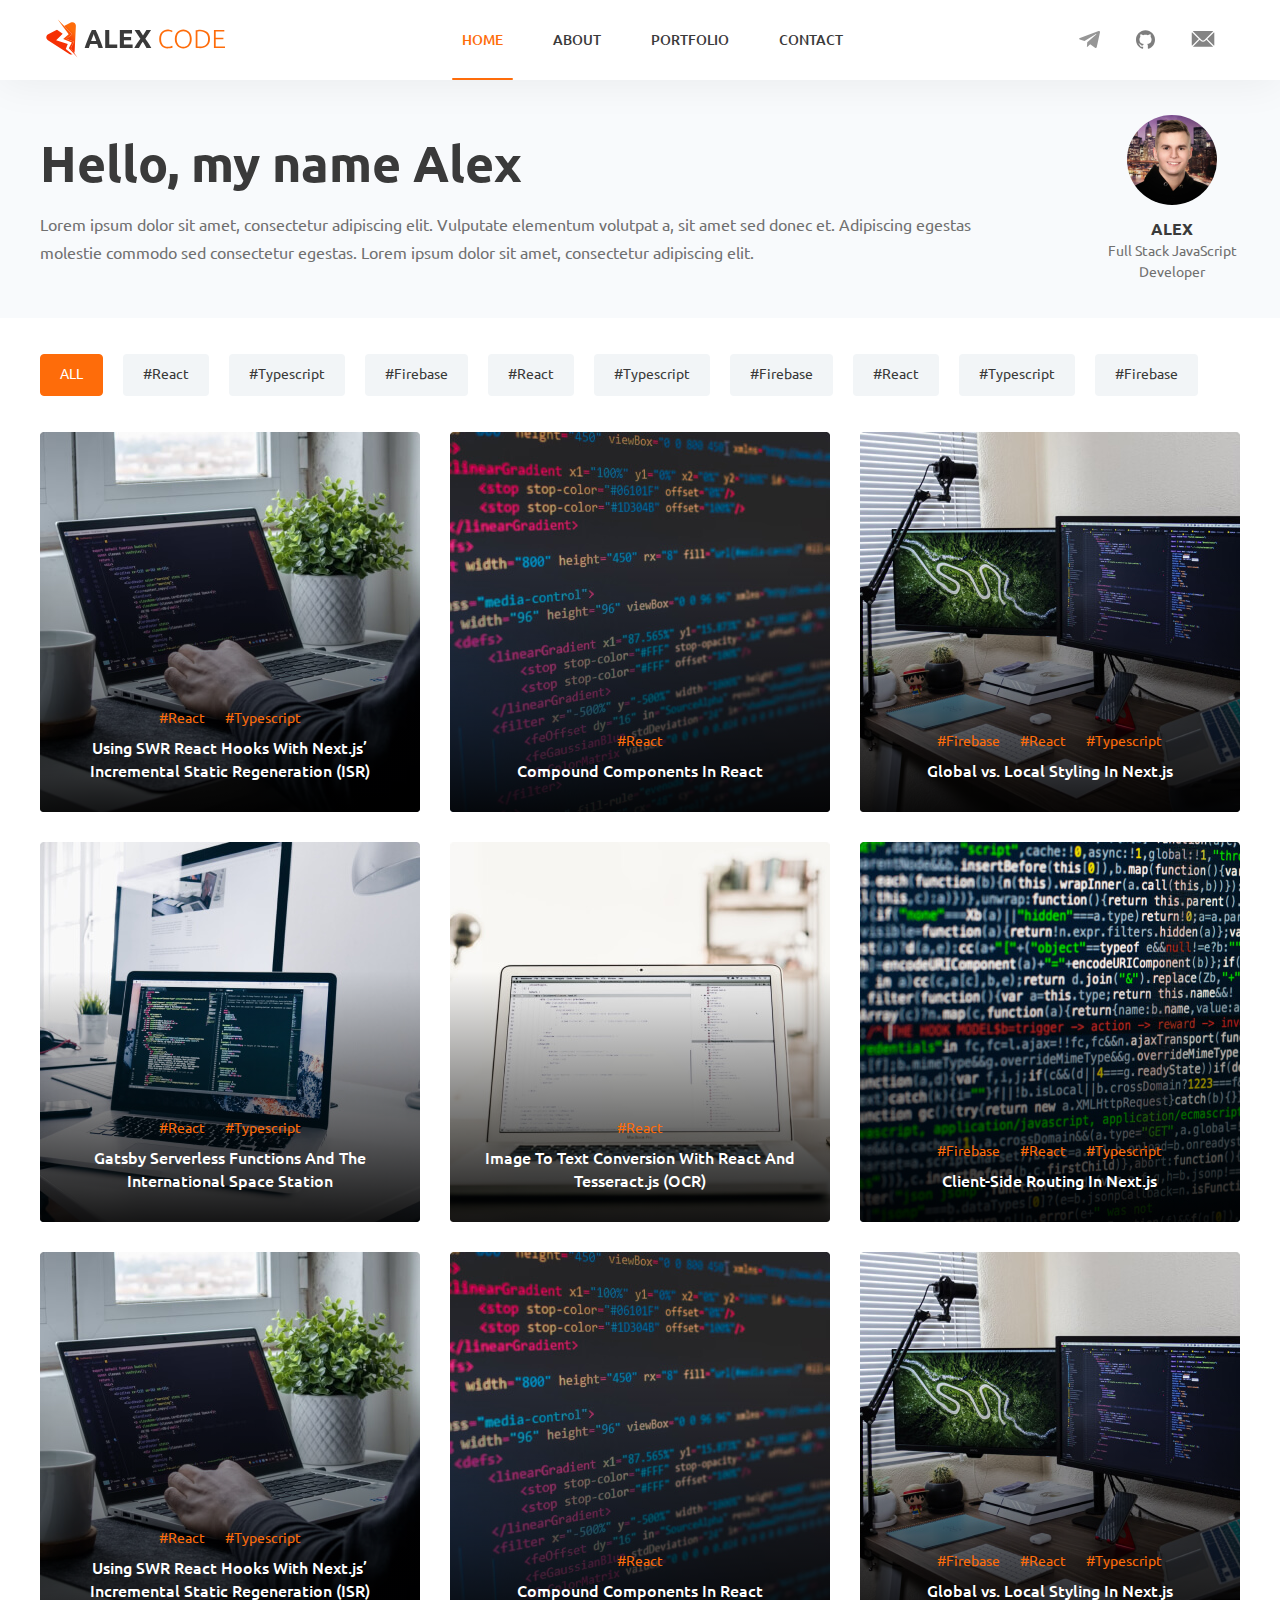
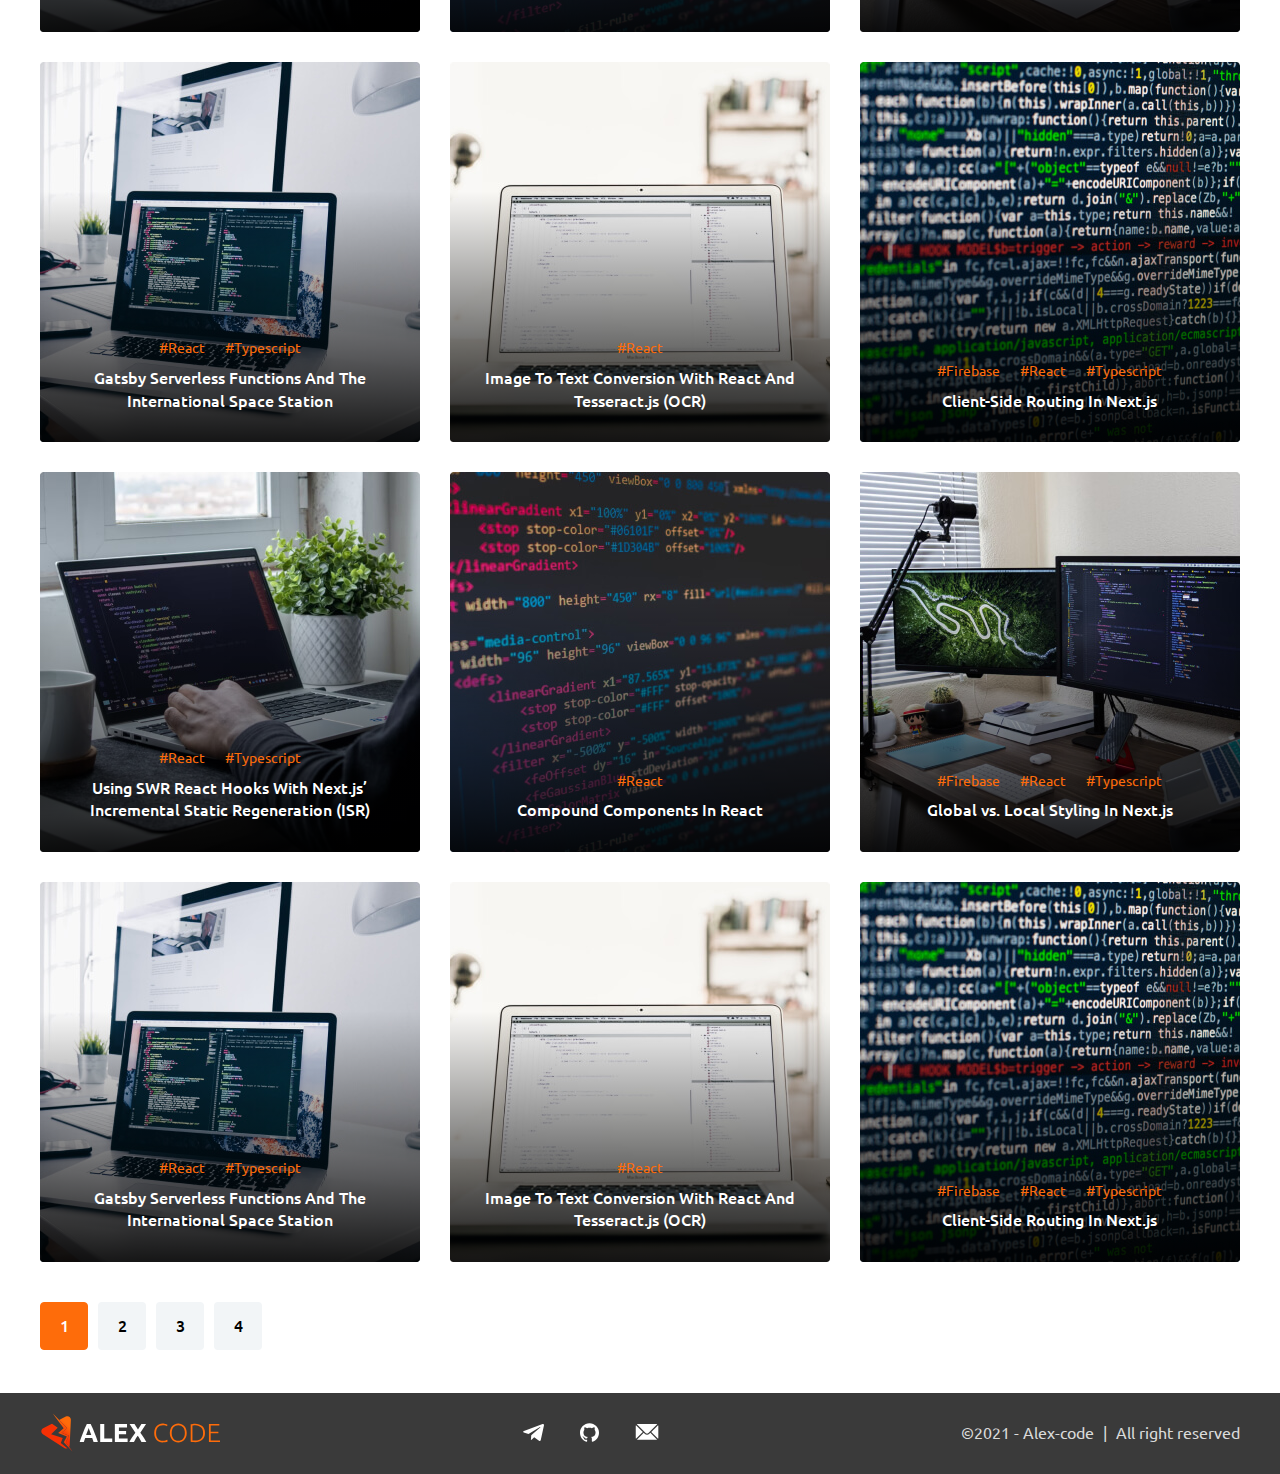
<file: html-theme/index.html>
<!DOCTYPE html>
<html lang="ru">
  <head>
    <meta charset="UTF-8" />
    <title>AlexCode</title>
    <meta name="viewport" content="width=device-width, initial-scale=1.0" />
    <!--[if IE]>
      <script src="//cdnjs.cloudflare.com/ajax/libs/html5shiv/r29/html5.min.js"></script>
    <![endif]-->
    <style>
      @font-face {
        font-display: swap;
        font-family: "Ubuntu";
        src: url(fonts/Ubuntu-Regular.woff2) format("woff2"),
          url("fonts/Ubuntu-Regular.woff") format("woff");
        font-style: normal;
        font-weight: 400;
      }
      @font-face {
        font-display: swap;
        font-family: "Ubuntu";
        src: url(fonts/Ubuntu-Medium.woff2) format("woff2"),
          url("fonts/Ubuntu-Medium.woff") format("woff");
        font-style: normal;
        font-weight: 500;
      }
      @font-face {
        font-display: swap;
        font-family: "Ubuntu";
        src: url(fonts/Ubuntu-Bold.woff2) format("woff2"),
          url("fonts/Ubuntu-Bold.woff") format("woff");
        font-style: normal;
        font-weight: 700;
      }
    </style>

    <link rel="stylesheet" href="css/main.css" />

    <link rel="apple-touch-icon" sizes="180x180" href="apple-touch-icon.png" />
    <link rel="icon" type="image/png" sizes="32x32" href="favicon-32x32.png" />
    <link rel="icon" type="image/png" sizes="16x16" href="favicon-16x16.png" />
    <link rel="manifest" href="site.webmanifest" />
    <link rel="mask-icon" href="safari-pinned-tab.svg" color="#5bbad5" />
    <meta name="msapplication-TileColor" content="#da532c" />
    <meta name="theme-color" content="#ffffff" />
  </head>
  <body>
    <div class="page">
      <!--header-->
      <header>
        <div class="container">
          <div class="header-content-mobile">
            <a href="" class="main-logo"
              ><img src="images/main-logo.svg" alt=""
            /></a>
            <div class="header-buter">
              <img src="images/buter.svg" alt="" />
            </div>
          </div>
          <div class="header-content">
            <div class="tob-block">
              <a href="" class="main-logo"
                ><img src="images/main-logo.svg" alt=""
              /></a>
              <div class="header-close">
                <img src="images/close.svg" alt="" />
              </div>
            </div>
            <ul class="header-menu">
              <li><a href="" class="active">Home</a></li>
              <li><a href="">About</a></li>
              <li><a href="">Portfolio</a></li>
              <li><a href="">Contact</a></li>
            </ul>
            <ul class="header-socials">
              <li>
                <a href=""><img src="images/telegram.svg" alt="" /></a>
              </li>
              <li>
                <a href="" class="git"
                  ><img src="images/github.svg" alt=""
                /></a>
              </li>
              <li>
                <a href="mailto:1alexvash@gmail.com"
                  ><img src="images/mail.svg" alt=""
                /></a>
              </li>
            </ul>
          </div>
        </div>
      </header>
      <!--//header-->

      <!--main-content-->
      <div class="main-content">
        <!-- intro-section -->
        <section class="intro-section">
          <div class="container">
            <div class="intro-content">
              <div class="intro-avatar">
                <div class="image">
                  <img src="images/author-avatar.jpg" alt="" />
                </div>
                <div class="name">Alex</div>
                <div class="job">Full Stack JavaScript Developer</div>
              </div>
              <div class="intro-text">
                <h1>Hello, my name Alex</h1>
                <p>
                  Lorem ipsum dolor sit amet, consectetur adipiscing elit.
                  Vulputate elementum volutpat a, sit amet sed donec et.
                  Adipiscing egestas molestie commodo sed consectetur egestas.
                  Lorem ipsum dolor sit amet, consectetur adipiscing elit.
                </p>
              </div>
            </div>
          </div>
        </section>

        <!-- posts-list -->
        <section class="simple-section">
          <div class="container">
            <ul class="filter-tags-list">
              <li><a href="" class="active">ALL</a></li>
              <li><a href="">#React</a></li>
              <li><a href="">#Typescript</a></li>
              <li><a href="">#Firebase</a></li>
              <li><a href="">#React</a></li>
              <li><a href="">#Typescript</a></li>
              <li><a href="">#Firebase</a></li>
              <li><a href="">#React</a></li>
              <li><a href="">#Typescript</a></li>
              <li><a href="">#Firebase</a></li>
            </ul>

            <ul class="posts-list">
              <li>
                <div class="posts-list-block">
                  <div class="content">
                    <a href="" class="post-img"
                      ><img src="images/post-pic-1.jpg" alt=""
                    /></a>
                    <div class="tags">
                      <a href="">#React</a>
                      <a href="">#Typescript</a>
                    </div>
                    <a href="" class="link"
                      >Using SWR React Hooks With Next.js’ Incremental Static
                      Regeneration (ISR)</a
                    >
                  </div>
                </div>
              </li>
              <li>
                <div class="posts-list-block">
                  <div class="content">
                    <a href="" class="post-img"
                      ><img src="images/post-pic-2.jpg" alt=""
                    /></a>
                    <div class="tags">
                      <a href="">#React</a>
                    </div>
                    <a href="" class="link">Compound Components In React</a>
                  </div>
                </div>
              </li>
              <li>
                <div class="posts-list-block">
                  <div class="content">
                    <a href="" class="post-img"
                      ><img src="images/post-pic-3.jpg" alt=""
                    /></a>
                    <div class="tags">
                      <a href="">#Firebase</a>
                      <a href="">#React</a>
                      <a href="">#Typescript</a>
                    </div>
                    <a href="" class="link"
                      >Global vs. Local Styling In Next.js</a
                    >
                  </div>
                </div>
              </li>
              <li>
                <div class="posts-list-block">
                  <div class="content">
                    <a href="" class="post-img"
                      ><img src="images/post-pic-4.jpg" alt=""
                    /></a>
                    <div class="tags">
                      <a href="">#React</a>
                      <a href="">#Typescript</a>
                    </div>
                    <a href="" class="link"
                      >Gatsby Serverless Functions And The International Space
                      Station</a
                    >
                  </div>
                </div>
              </li>
              <li>
                <div class="posts-list-block">
                  <div class="content">
                    <a href="" class="post-img"
                      ><img src="images/post-pic-5.jpg" alt=""
                    /></a>
                    <div class="tags">
                      <a href="">#React</a>
                    </div>
                    <a href="" class="link"
                      >Image To Text Conversion With React And Tesseract.js
                      (OCR)</a
                    >
                  </div>
                </div>
              </li>
              <li>
                <div class="posts-list-block">
                  <div class="content">
                    <a href="" class="post-img"
                      ><img src="images/post-pic-6.jpg" alt=""
                    /></a>
                    <div class="tags">
                      <a href="">#Firebase</a>
                      <a href="">#React</a>
                      <a href="">#Typescript</a>
                    </div>
                    <a href="" class="link">Client-Side Routing In Next.js</a>
                  </div>
                </div>
              </li>
              <li>
                <div class="posts-list-block">
                  <div class="content">
                    <a href="" class="post-img"
                      ><img src="images/post-pic-1.jpg" alt=""
                    /></a>
                    <div class="tags">
                      <a href="">#React</a>
                      <a href="">#Typescript</a>
                    </div>
                    <a href="" class="link"
                      >Using SWR React Hooks With Next.js’ Incremental Static
                      Regeneration (ISR)</a
                    >
                  </div>
                </div>
              </li>
              <li>
                <div class="posts-list-block">
                  <div class="content">
                    <a href="" class="post-img"
                      ><img src="images/post-pic-2.jpg" alt=""
                    /></a>
                    <div class="tags">
                      <a href="">#React</a>
                    </div>
                    <a href="" class="link">Compound Components In React</a>
                  </div>
                </div>
              </li>
              <li>
                <div class="posts-list-block">
                  <div class="content">
                    <a href="" class="post-img"
                      ><img src="images/post-pic-3.jpg" alt=""
                    /></a>
                    <div class="tags">
                      <a href="">#Firebase</a>
                      <a href="">#React</a>
                      <a href="">#Typescript</a>
                    </div>
                    <a href="" class="link"
                      >Global vs. Local Styling In Next.js</a
                    >
                  </div>
                </div>
              </li>
              <li>
                <div class="posts-list-block">
                  <div class="content">
                    <a href="" class="post-img"
                      ><img src="images/post-pic-4.jpg" alt=""
                    /></a>
                    <div class="tags">
                      <a href="">#React</a>
                      <a href="">#Typescript</a>
                    </div>
                    <a href="" class="link"
                      >Gatsby Serverless Functions And The International Space
                      Station</a
                    >
                  </div>
                </div>
              </li>
              <li>
                <div class="posts-list-block">
                  <div class="content">
                    <a href="" class="post-img"
                      ><img src="images/post-pic-5.jpg" alt=""
                    /></a>
                    <div class="tags">
                      <a href="">#React</a>
                    </div>
                    <a href="" class="link"
                      >Image To Text Conversion With React And Tesseract.js
                      (OCR)</a
                    >
                  </div>
                </div>
              </li>
              <li>
                <div class="posts-list-block">
                  <div class="content">
                    <a href="" class="post-img"
                      ><img src="images/post-pic-6.jpg" alt=""
                    /></a>
                    <div class="tags">
                      <a href="">#Firebase</a>
                      <a href="">#React</a>
                      <a href="">#Typescript</a>
                    </div>
                    <a href="" class="link">Client-Side Routing In Next.js</a>
                  </div>
                </div>
              </li>
              <li>
                <div class="posts-list-block">
                  <div class="content">
                    <a href="" class="post-img"
                      ><img src="images/post-pic-1.jpg" alt=""
                    /></a>
                    <div class="tags">
                      <a href="">#React</a>
                      <a href="">#Typescript</a>
                    </div>
                    <a href="" class="link"
                      >Using SWR React Hooks With Next.js’ Incremental Static
                      Regeneration (ISR)</a
                    >
                  </div>
                </div>
              </li>
              <li>
                <div class="posts-list-block">
                  <div class="content">
                    <a href="" class="post-img"
                      ><img src="images/post-pic-2.jpg" alt=""
                    /></a>
                    <div class="tags">
                      <a href="">#React</a>
                    </div>
                    <a href="" class="link">Compound Components In React</a>
                  </div>
                </div>
              </li>
              <li>
                <div class="posts-list-block">
                  <div class="content">
                    <a href="" class="post-img"
                      ><img src="images/post-pic-3.jpg" alt=""
                    /></a>
                    <div class="tags">
                      <a href="">#Firebase</a>
                      <a href="">#React</a>
                      <a href="">#Typescript</a>
                    </div>
                    <a href="" class="link"
                      >Global vs. Local Styling In Next.js</a
                    >
                  </div>
                </div>
              </li>
              <li>
                <div class="posts-list-block">
                  <div class="content">
                    <a href="" class="post-img"
                      ><img src="images/post-pic-4.jpg" alt=""
                    /></a>
                    <div class="tags">
                      <a href="">#React</a>
                      <a href="">#Typescript</a>
                    </div>
                    <a href="" class="link"
                      >Gatsby Serverless Functions And The International Space
                      Station</a
                    >
                  </div>
                </div>
              </li>
              <li>
                <div class="posts-list-block">
                  <div class="content">
                    <a href="" class="post-img"
                      ><img src="images/post-pic-5.jpg" alt=""
                    /></a>
                    <div class="tags">
                      <a href="">#React</a>
                    </div>
                    <a href="" class="link"
                      >Image To Text Conversion With React And Tesseract.js
                      (OCR)</a
                    >
                  </div>
                </div>
              </li>
              <li>
                <div class="posts-list-block">
                  <div class="content">
                    <a href="" class="post-img"
                      ><img src="images/post-pic-6.jpg" alt=""
                    /></a>
                    <div class="tags">
                      <a href="">#Firebase</a>
                      <a href="">#React</a>
                      <a href="">#Typescript</a>
                    </div>
                    <a href="" class="link">Client-Side Routing In Next.js</a>
                  </div>
                </div>
              </li>
            </ul>

            <ul class="pagination">
              <li><a href="" class="active">1</a></li>
              <li><a href="">2</a></li>
              <li><a href="">3</a></li>
              <li><a href="">4</a></li>
            </ul>
          </div>
        </section>
      </div>
      <!--//main-content-->

      <footer>
        <div class="container">
          <div class="footer-content">
            <div class="footer-logo">
              <img src="images/footer-logo.svg" alt="" />
            </div>
            <ul class="footer-socials">
              <li>
                <a href=""><img src="images/telegram.svg" alt="" /></a>
              </li>
              <li>
                <a href=""><img src="images/github-gray.svg" alt="" /></a>
              </li>
              <li>
                <a href="mailto:1alexvash@gmail.com"
                  ><img src="images/mail.svg" alt=""
                /></a>
              </li>
            </ul>
            <div class="copyright">
              &copy;2021 - Alex-code <span class="divider">|</span> All right
              reserved
            </div>
          </div>
        </div>
      </footer>
    </div>
  </body>
</html>
</file>
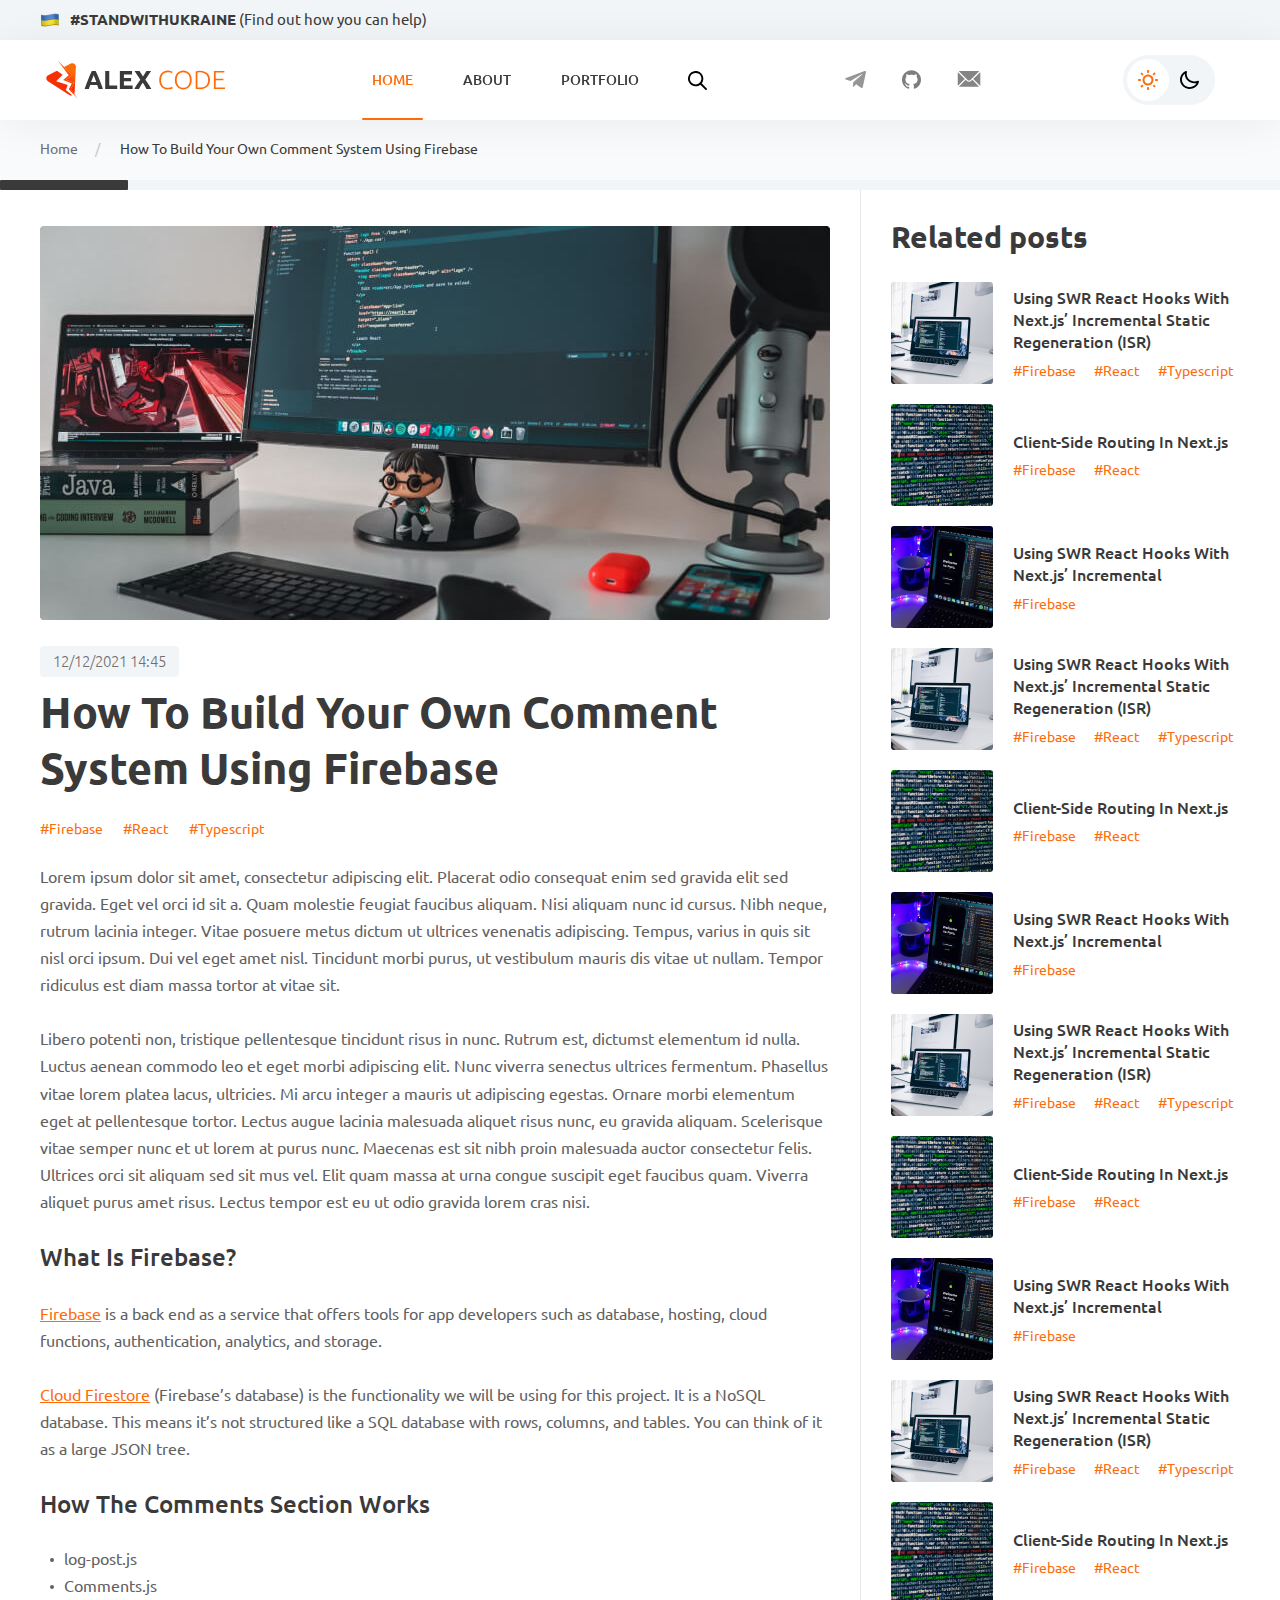
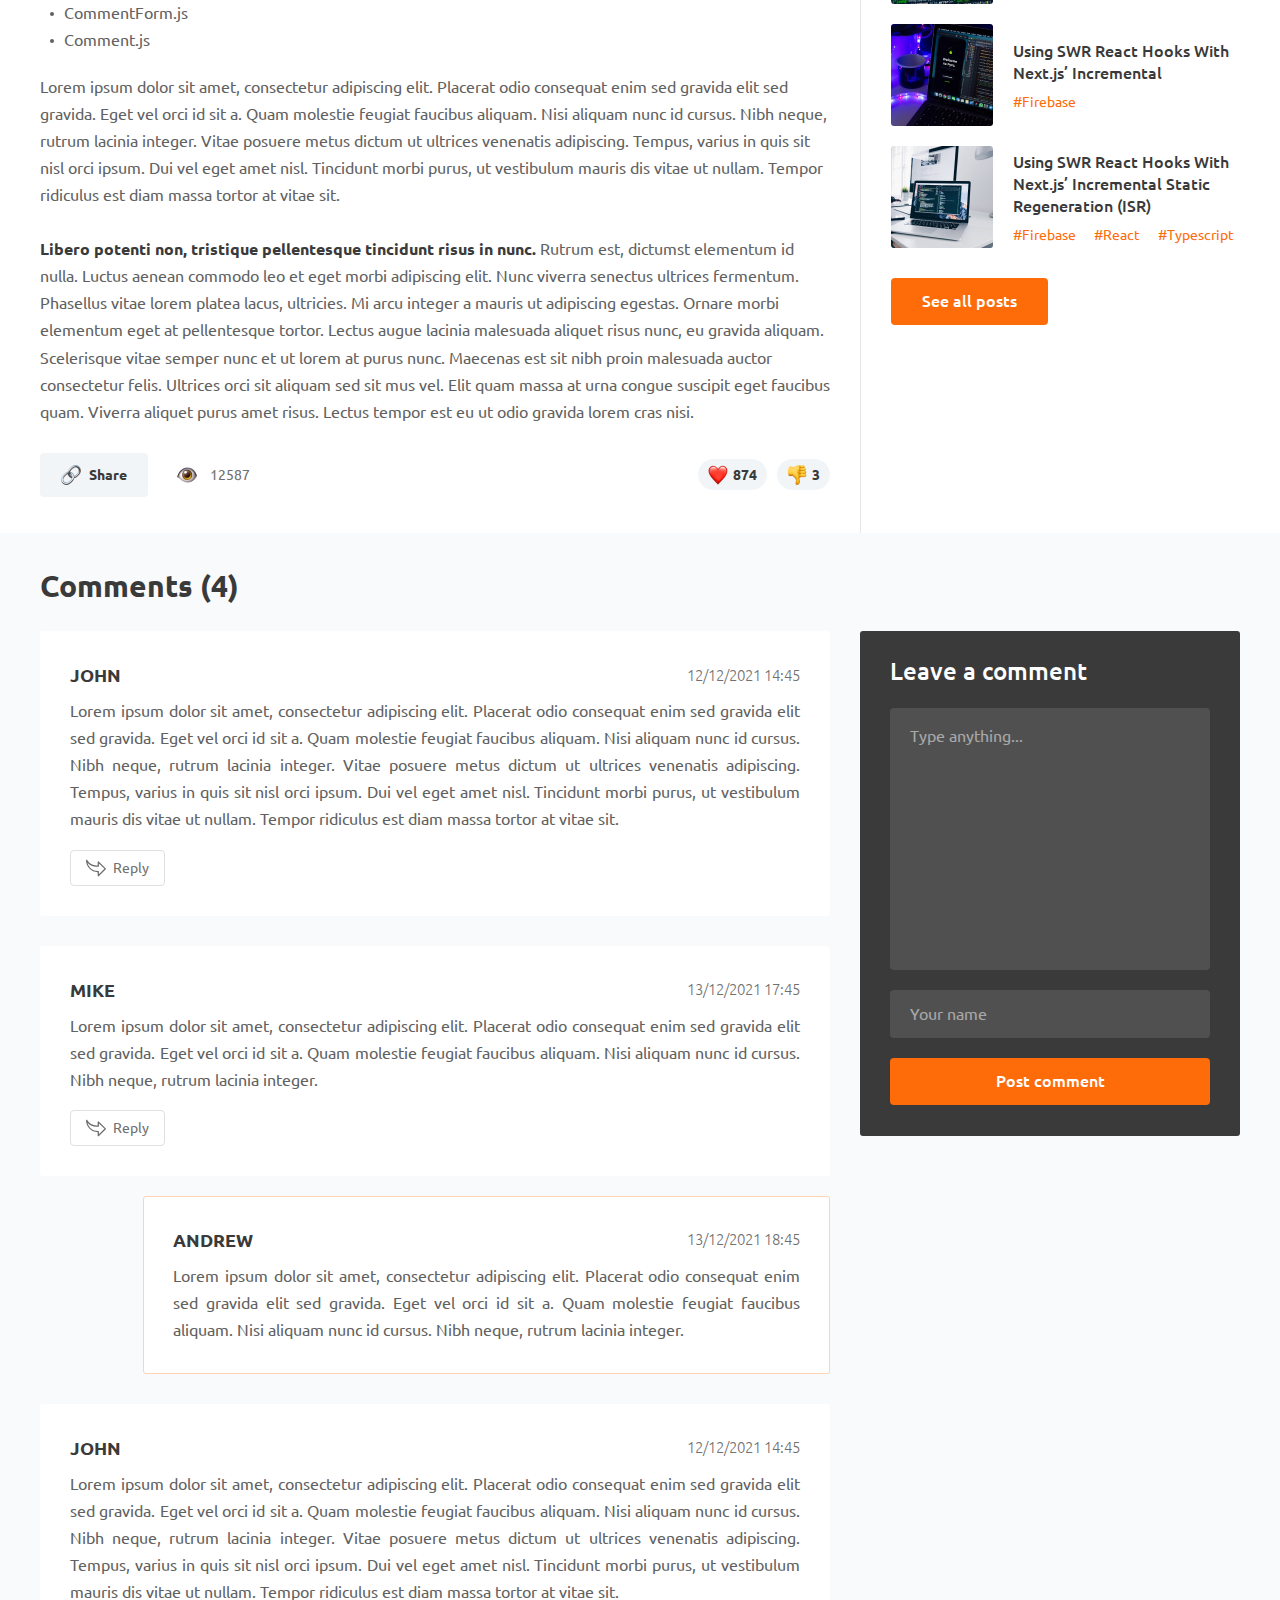
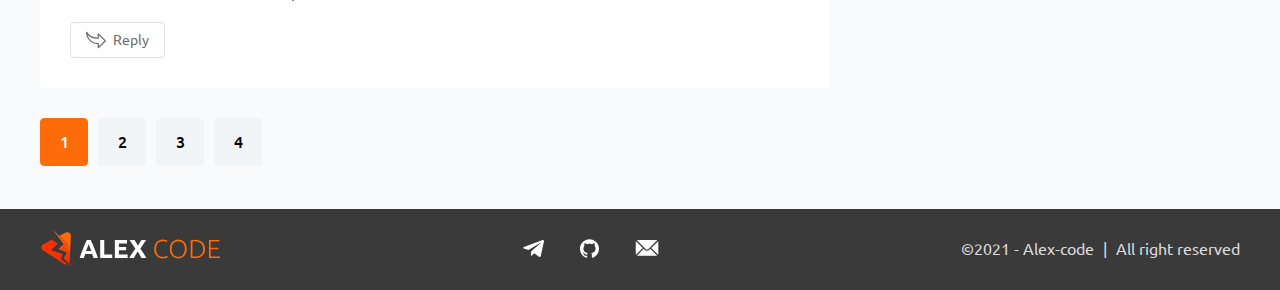
<file: html-theme/blogpost.html>
<!DOCTYPE HTML>
<html lang="ru">
<head>
	<meta charset="UTF-8">
	<title>AlexCode</title>
	<meta name="viewport" content="width=device-width, initial-scale=1.0">
	<!--[if IE]>
		<script src="//cdnjs.cloudflare.com/ajax/libs/html5shiv/r29/html5.min.js"></script>
	<![endif]-->
	<style>
		@font-face {
			font-display: swap;
			font-family: "Ubuntu";
			src: url(fonts/Ubuntu-Regular.woff2) format("woff2"),
			url("fonts/Ubuntu-Regular.woff") format("woff");
			font-style: normal;
			font-weight: 400;
		}
		@font-face {
			font-display: swap;
			font-family: "Ubuntu";
			src: url(fonts/Ubuntu-Medium.woff2) format("woff2"),
			url("fonts/Ubuntu-Medium.woff") format("woff");
			font-style: normal;
			font-weight: 500;
		}
		@font-face {
			font-display: swap;
			font-family: "Ubuntu";
			src: url(fonts/Ubuntu-Bold.woff2) format("woff2"),
			url("fonts/Ubuntu-Bold.woff") format("woff");
			font-style: normal;
			font-weight: 700;
		}
		@font-face {
			font-display: swap;
			font-family: "Ubuntu";
			src: url(fonts/Ubuntu-Light.woff2) format("woff2"),
			url("fonts/Ubuntu-Light.woff") format("woff");
			font-style: normal;
			font-weight: 300;
		}
	</style>

	<link rel="stylesheet" href="css/main.css" />

	<link rel="apple-touch-icon" sizes="180x180" href="apple-touch-icon.png">
	<link rel="icon" type="image/png" sizes="32x32" href="favicon-32x32.png">
	<link rel="icon" type="image/png" sizes="16x16" href="favicon-16x16.png">
	<link rel="manifest" href="site.webmanifest">
	<link rel="mask-icon" href="safari-pinned-tab.svg" color="#5bbad5">
	<meta name="msapplication-TileColor" content="#da532c">
	<meta name="theme-color" content="#ffffff">
</head>
<body>
	
	<div class="page">
		
		<div class="ukraine-support">
			<div class="container">
				<div class="ukraine-flex">
					<img width="20" height="20" src="images/ua-flag.png" alt="">
					<a href="https://war.ukraine.ua/support-ukraine/" target="_blank"><strong>#StandWithUkraine</strong> (Find out how you can help)</a>
				</div>
			</div>
		</div>
		
		<!--header-->
		<header>
			<div class="container">
				<div class="header-content-mobile">
					<a href="" class="main-logo">
						<img class="light" src="images/main-logo.svg" alt="">
						<img class="dark" src="images/main-logo-dark.svg" alt="">
					</a>
					<div class="header-buter"><img src="images/buter.svg" alt=""></div>
				</div>
				<div class="header-content">
					<div class="tob-block">
						<a href="" class="main-logo">
							<img class="light" src="images/main-logo.svg" alt="">
							<img class="dark" src="images/main-logo-dark.svg" alt="">
						</a>
						<div class="header-close"><img src="images/close.svg" alt=""></div>
					</div>

					<!-- mobile-search -->
					<div class="mobile-search">
						<div class="mobile-search-content">
							<form action="#" method="post" class="mobile-search-form simple-form">
								<div class="input-block">
									<input type="text" placeholder="Site search">
								</div>
							</form>
							<!-- <div class="no-results">Not found.</div> -->
							<div class="mobile-search-results">
								<div class="mobile-posts-block">
									<div class="inner-flex">
										<a href="" class="image"><img src="images/related-posts-1.jpg" alt=""></a>
										<a href="" class="name">Using SWR React Hooks With Next.js’ Incremental Static Regeneration (ISR)</a>
									</div>
									<div class="tags">
										<a href="">#Firebase</a>
										<a href="">#React</a>
										<a href="">#Typescript</a>
									</div>
								</div>
								<div class="mobile-posts-block">
									<div class="inner-flex">
										<a href="" class="image"><img src="images/related-posts-1.jpg" alt=""></a>
										<a href="" class="name">Using SWR React Hooks With Next.js’ Incremental Static Regeneration (ISR)</a>
									</div>
									<div class="tags">
										<a href="">#Firebase</a>
										<a href="">#React</a>
										<a href="">#Typescript</a>
									</div>
								</div>
								<div class="mobile-posts-block">
									<div class="inner-flex">
										<a href="" class="image"><img src="images/related-posts-1.jpg" alt=""></a>
										<a href="" class="name">Using SWR React Hooks With Next.js’ Incremental Static Regeneration (ISR)</a>
									</div>
									<div class="tags">
										<a href="">#Firebase</a>
										<a href="">#React</a>
										<a href="">#Typescript</a>
									</div>
								</div>
								<div class="mobile-posts-block">
									<div class="inner-flex">
										<a href="" class="image"><img src="images/related-posts-1.jpg" alt=""></a>
										<a href="" class="name">Using SWR React Hooks With Next.js’ Incremental Static Regeneration (ISR)</a>
									</div>
									<div class="tags">
										<a href="">#Firebase</a>
										<a href="">#React</a>
										<a href="">#Typescript</a>
									</div>
								</div>
								<div class="mobile-posts-block">
									<div class="inner-flex">
										<a href="" class="image"><img src="images/related-posts-1.jpg" alt=""></a>
										<a href="" class="name">Using SWR React Hooks With Next.js’ Incremental Static Regeneration (ISR)</a>
									</div>
									<div class="tags">
										<a href="">#Firebase</a>
										<a href="">#React</a>
										<a href="">#Typescript</a>
									</div>
								</div>
								<div class="mobile-posts-block">
									<div class="inner-flex">
										<a href="" class="image"><img src="images/related-posts-1.jpg" alt=""></a>
										<a href="" class="name">Using SWR React Hooks With Next.js’ Incremental Static Regeneration (ISR)</a>
									</div>
									<div class="tags">
										<a href="">#Firebase</a>
										<a href="">#React</a>
										<a href="">#Typescript</a>
									</div>
								</div>
							</div>
						</div>
						<div class="mobile-search-overlay">
							<div class="close-search"><img src="images/close-search.svg" alt=""></div>
						</div>
					</div>
					

					<div class="header-menu-outer">
						<ul class="header-menu">
							<li><a href="" class="active">Home</a></li>
							<li><a href="">About</a></li>
							<li><a href="">Portfolio</a></li>
						</ul>
						<div class="header-search-desctop"><img src="images/search.svg" alt=""></div>
					</div>
					<ul class="header-socials">
						<li><a href=""><img src="images/telegram.svg" alt=""></a></li>
						<li><a href="" class="git"><img src="images/github.svg" alt=""></a></li>
						<li><a href="mailto:1alexvash@gmail.com"><img src="images/mail.svg" alt=""></a></li>
					</ul>
					<ul class="theme-switcher">
						<li class="light"><img src="images/sun.svg" alt=""></li>
						<li class="dark"><img src="images/moon.svg" alt=""></li>
					</ul>
				</div>
			</div>

			<!-- desctop-search -->
			<div class="desctop-search">
				<div class="container">
					<div class="desctop-search-content">
						<form action="#" method="post" class="desctop-search-form simple-form">
							<div class="input-block">
								<input type="text" placeholder="Site search">
							</div>
						</form>
						<!-- <div class="no-results">Not found.</div> -->
						<div class="desctop-search-results">
							<div class="related-posts-block">
								<a href="" class="image"><img src="images/related-posts-1.jpg" alt=""></a>
								<div class="inner">
									<a href="" class="name">Using SWR React Hooks With Next.js’ Incremental Static Regeneration (ISR)</a>
									<div class="tags">
										<a href="">#Firebase</a>
										<a href="">#React</a>
										<a href="">#Typescript</a>
									</div>
								</div>
							</div>
							<div class="related-posts-block">
								<a href="" class="image"><img src="images/related-posts-2.jpg" alt=""></a>
								<div class="inner">
									<a href="" class="name">Client-Side Routing In Next.js</a>
									<div class="tags">
										<a href="">#Firebase</a>
										<a href="">#React</a>
									</div>
								</div>
							</div>
							<div class="related-posts-block">
								<a href="" class="image"><img src="images/related-posts-3.jpg" alt=""></a>
								<div class="inner">
									<a href="" class="name">Using SWR React Hooks With Next.js’ Incremental</a>
									<div class="tags">
										<a href="">#Firebase</a>
									</div>
								</div>
							</div>
							<div class="related-posts-block">
								<a href="" class="image"><img src="images/related-posts-1.jpg" alt=""></a>
								<div class="inner">
									<a href="" class="name">Using SWR React Hooks With Next.js’ Incremental Static Regeneration (ISR)</a>
									<div class="tags">
										<a href="">#Firebase</a>
										<a href="">#React</a>
										<a href="">#Typescript</a>
									</div>
								</div>
							</div>
							<div class="related-posts-block">
								<a href="" class="image"><img src="images/related-posts-2.jpg" alt=""></a>
								<div class="inner">
									<a href="" class="name">Client-Side Routing In Next.js</a>
									<div class="tags">
										<a href="">#Firebase</a>
										<a href="">#React</a>
									</div>
								</div>
							</div>
							<div class="related-posts-block">
								<a href="" class="image"><img src="images/related-posts-3.jpg" alt=""></a>
								<div class="inner">
									<a href="" class="name">Using SWR React Hooks With Next.js’ Incremental</a>
									<div class="tags">
										<a href="">#Firebase</a>
									</div>
								</div>
							</div>
							<div class="related-posts-block">
								<a href="" class="image"><img src="images/related-posts-1.jpg" alt=""></a>
								<div class="inner">
									<a href="" class="name">Using SWR React Hooks With Next.js’ Incremental Static Regeneration (ISR)</a>
									<div class="tags">
										<a href="">#Firebase</a>
										<a href="">#React</a>
										<a href="">#Typescript</a>
									</div>
								</div>
							</div>
							<div class="related-posts-block">
								<a href="" class="image"><img src="images/related-posts-2.jpg" alt=""></a>
								<div class="inner">
									<a href="" class="name">Client-Side Routing In Next.js</a>
									<div class="tags">
										<a href="">#Firebase</a>
										<a href="">#React</a>
									</div>
								</div>
							</div>
							<div class="related-posts-block">
								<a href="" class="image"><img src="images/related-posts-3.jpg" alt=""></a>
								<div class="inner">
									<a href="" class="name">Using SWR React Hooks With Next.js’ Incremental</a>
									<div class="tags">
										<a href="">#Firebase</a>
									</div>
								</div>
							</div>
							<div class="related-posts-block">
								<a href="" class="image"><img src="images/related-posts-1.jpg" alt=""></a>
								<div class="inner">
									<a href="" class="name">Using SWR React Hooks With Next.js’ Incremental Static Regeneration (ISR)</a>
									<div class="tags">
										<a href="">#Firebase</a>
										<a href="">#React</a>
										<a href="">#Typescript</a>
									</div>
								</div>
							</div>
						</div>
					</div>
				</div>
			</div>
			<div class="search-overlay">
				<div class="close-search"><img src="images/close-search.svg" alt=""></div>
			</div>
		</header>
		<!--//header-->
		

		<!--main-content-->
		<div class="main-content">
			
			<div class="breadcrumbs-outer">
				<div class="container">
					<ul class="breadcrumbs">
						<li><a href="">Home</a></li>
						<li><span>How To Build Your Own Comment System Using Firebase</span></li>
					</ul>
				</div>
			</div>

			<div class="page-progress">
				<div class="progress-bar" style="width: 10%;"></div>
			</div>

			<!-- blogpost-section -->
			<section class="blogpost-section">
				<div class="container">
					<div class="blogpost-outer">
						<article class="blogpost-content">
							<div class="blogpost-image"><img src="images/blogpost-pic.jpg" alt=""></div>
							<div class="blogpost-date"><span>12/12/2021 14:45</span></div>
							<h1>How To Build Your Own Comment System Using Firebase</h1>
							<div class="tags">
								<a href="">#Firebase</a>
								<a href="">#React</a>
								<a href="">#Typescript</a>
							</div>
							<p>Lorem ipsum dolor sit amet, consectetur adipiscing elit. Placerat odio consequat enim sed gravida elit sed gravida. Eget vel orci id sit a. Quam molestie feugiat faucibus aliquam. Nisi aliquam nunc id cursus. Nibh neque, rutrum lacinia integer. Vitae posuere metus dictum ut ultrices venenatis adipiscing. Tempus, varius in quis sit nisl orci ipsum. Dui vel eget amet nisl. Tincidunt morbi purus, ut vestibulum mauris dis vitae ut nullam. Tempor ridiculus est diam massa tortor at vitae sit.</p>
							<p>Libero potenti non, tristique pellentesque tincidunt risus in nunc. Rutrum est, dictumst elementum id nulla. Luctus aenean commodo leo et eget morbi adipiscing elit. Nunc viverra senectus ultrices fermentum. Phasellus vitae lorem platea lacus, ultricies. Mi arcu integer a mauris ut adipiscing egestas. Ornare morbi elementum eget at pellentesque tortor. Lectus augue lacinia malesuada aliquet risus nunc, eu gravida aliquam. Scelerisque vitae semper nunc et ut lorem at purus nunc. Maecenas est sit nibh proin malesuada auctor consectetur felis. Ultrices orci sit aliquam sed sit mus vel. Elit quam massa at urna congue suscipit eget faucibus quam. Viverra aliquet purus amet risus. Lectus tempor est eu ut odio gravida lorem cras nisi.</p>
							<h3>What Is Firebase?</h3>
							<p><a href="">Firebase</a> is a back end as a service that offers tools for app developers such as database, hosting, cloud functions, authentication, analytics, and storage.</p>
							<p><a href="">Cloud Firestore</a> (Firebase’s database) is the functionality we will be using for this project. It is a NoSQL database. This means it’s not structured like a SQL database with rows, columns, and tables. You can think of it as a large JSON tree.</p>
							<h3>How The Comments Section Works</h3>
							<ul class="simple-list">
								<li>log-post.js</li>
								<li>Comments.js</li>
								<li>CommentForm.js</li>
								<li>Comment.js</li>
							</ul>
							<p>Lorem ipsum dolor sit amet, consectetur adipiscing elit. Placerat odio consequat enim sed gravida elit sed gravida. Eget vel orci id sit a. Quam molestie feugiat faucibus aliquam. Nisi aliquam nunc id cursus. Nibh neque, rutrum lacinia integer. Vitae posuere metus dictum ut ultrices venenatis adipiscing. Tempus, varius in quis sit nisl orci ipsum. Dui vel eget amet nisl. Tincidunt morbi purus, ut vestibulum mauris dis vitae ut nullam. Tempor ridiculus est diam massa tortor at vitae sit.</p>
							<p><strong>Libero potenti non, tristique pellentesque tincidunt risus in nunc.</strong> Rutrum est, dictumst elementum id nulla. Luctus aenean commodo leo et eget morbi adipiscing elit. Nunc viverra senectus ultrices fermentum. Phasellus vitae lorem platea lacus, ultricies. Mi arcu integer a mauris ut adipiscing egestas. Ornare morbi elementum eget at pellentesque tortor. Lectus augue lacinia malesuada aliquet risus nunc, eu gravida aliquam. Scelerisque vitae semper nunc et ut lorem at purus nunc. Maecenas est sit nibh proin malesuada auctor consectetur felis. Ultrices orci sit aliquam sed sit mus vel. Elit quam massa at urna congue suscipit eget faucibus quam. Viverra aliquet purus amet risus. Lectus tempor est eu ut odio gravida lorem cras nisi.</p>
							<div class="blogpost-options">
								<a href="" class="share">
									<img width="20" height="20" src="images/share.png" alt="">
									Share
								</a>
								<div class="viewed">
									<img width="20" height="20" src="images/eye.png" alt="">
									12587
								</div>
								<div class="blogpost-liked">
									<a href="" class="like active">
										<img width="20" height="20" src="images/like.png" alt="">
										874
									</a>
									<a href="" class="dislike">
										<img width="20" height="20" src="images/dislike.png" alt="">
										3
									</a>
								</div>
							</div>
						</article>
						<div class="related-posts">
							<h2>Related posts</h2>
							<div class="related-posts-block">
								<a href="" class="image"><img src="images/related-posts-1.jpg" alt=""></a>
								<div class="inner">
									<a href="" class="name">Using SWR React Hooks With Next.js’ Incremental Static Regeneration (ISR)</a>
									<div class="tags">
										<a href="">#Firebase</a>
										<a href="">#React</a>
										<a href="">#Typescript</a>
									</div>
								</div>
							</div>
							<div class="related-posts-block">
								<a href="" class="image"><img src="images/related-posts-2.jpg" alt=""></a>
								<div class="inner">
									<a href="" class="name">Client-Side Routing In Next.js</a>
									<div class="tags">
										<a href="">#Firebase</a>
										<a href="">#React</a>
									</div>
								</div>
							</div>
							<div class="related-posts-block">
								<a href="" class="image"><img src="images/related-posts-3.jpg" alt=""></a>
								<div class="inner">
									<a href="" class="name">Using SWR React Hooks With Next.js’ Incremental</a>
									<div class="tags">
										<a href="">#Firebase</a>
									</div>
								</div>
							</div>
							<div class="related-posts-block">
								<a href="" class="image"><img src="images/related-posts-1.jpg" alt=""></a>
								<div class="inner">
									<a href="" class="name">Using SWR React Hooks With Next.js’ Incremental Static Regeneration (ISR)</a>
									<div class="tags">
										<a href="">#Firebase</a>
										<a href="">#React</a>
										<a href="">#Typescript</a>
									</div>
								</div>
							</div>
							<div class="related-posts-block">
								<a href="" class="image"><img src="images/related-posts-2.jpg" alt=""></a>
								<div class="inner">
									<a href="" class="name">Client-Side Routing In Next.js</a>
									<div class="tags">
										<a href="">#Firebase</a>
										<a href="">#React</a>
									</div>
								</div>
							</div>
							<div class="related-posts-block">
								<a href="" class="image"><img src="images/related-posts-3.jpg" alt=""></a>
								<div class="inner">
									<a href="" class="name">Using SWR React Hooks With Next.js’ Incremental</a>
									<div class="tags">
										<a href="">#Firebase</a>
									</div>
								</div>
							</div>
							<div class="related-posts-block">
								<a href="" class="image"><img src="images/related-posts-1.jpg" alt=""></a>
								<div class="inner">
									<a href="" class="name">Using SWR React Hooks With Next.js’ Incremental Static Regeneration (ISR)</a>
									<div class="tags">
										<a href="">#Firebase</a>
										<a href="">#React</a>
										<a href="">#Typescript</a>
									</div>
								</div>
							</div>
							<div class="related-posts-block">
								<a href="" class="image"><img src="images/related-posts-2.jpg" alt=""></a>
								<div class="inner">
									<a href="" class="name">Client-Side Routing In Next.js</a>
									<div class="tags">
										<a href="">#Firebase</a>
										<a href="">#React</a>
									</div>
								</div>
							</div>
							<div class="related-posts-block">
								<a href="" class="image"><img src="images/related-posts-3.jpg" alt=""></a>
								<div class="inner">
									<a href="" class="name">Using SWR React Hooks With Next.js’ Incremental</a>
									<div class="tags">
										<a href="">#Firebase</a>
									</div>
								</div>
							</div>
							<div class="related-posts-block">
								<a href="" class="image"><img src="images/related-posts-1.jpg" alt=""></a>
								<div class="inner">
									<a href="" class="name">Using SWR React Hooks With Next.js’ Incremental Static Regeneration (ISR)</a>
									<div class="tags">
										<a href="">#Firebase</a>
										<a href="">#React</a>
										<a href="">#Typescript</a>
									</div>
								</div>
							</div>
							<div class="related-posts-block">
								<a href="" class="image"><img src="images/related-posts-2.jpg" alt=""></a>
								<div class="inner">
									<a href="" class="name">Client-Side Routing In Next.js</a>
									<div class="tags">
										<a href="">#Firebase</a>
										<a href="">#React</a>
									</div>
								</div>
							</div>
							<div class="related-posts-block">
								<a href="" class="image"><img src="images/related-posts-3.jpg" alt=""></a>
								<div class="inner">
									<a href="" class="name">Using SWR React Hooks With Next.js’ Incremental</a>
									<div class="tags">
										<a href="">#Firebase</a>
									</div>
								</div>
							</div>
							<div class="related-posts-block">
								<a href="" class="image"><img src="images/related-posts-1.jpg" alt=""></a>
								<div class="inner">
									<a href="" class="name">Using SWR React Hooks With Next.js’ Incremental Static Regeneration (ISR)</a>
									<div class="tags">
										<a href="">#Firebase</a>
										<a href="">#React</a>
										<a href="">#Typescript</a>
									</div>
								</div>
							</div>
							<a href="" class="btn">See all posts</a>
						</div>
					</div>
				</div>
			</section>

			<!-- comments-section -->
			<section class="simple-section gray-bg">
				<div class="container">
					<h2>Comments (4)</h2>
					<div class="comments-outer">
						<div class="comments-content">
							<div class="comments-block">
								<div class="top">
									<div class="name">John</div>
									<div class="date">12/12/2021 14:45</div>
								</div>
								<div class="text">
									<p>Lorem ipsum dolor sit amet, consectetur adipiscing elit. Placerat odio consequat enim sed gravida elit sed gravida. Eget vel orci id sit a. Quam molestie feugiat faucibus aliquam. Nisi aliquam nunc id cursus. Nibh neque, rutrum lacinia integer. Vitae posuere metus dictum ut ultrices venenatis adipiscing. Tempus, varius in quis sit nisl orci ipsum. Dui vel eget amet nisl. Tincidunt morbi purus, ut vestibulum mauris dis vitae ut nullam. Tempor ridiculus est diam massa tortor at vitae sit.</p>
								</div>
								<div class="bottom">
									<a href="" class="reply">
										<img src="images/reply.svg" alt="">
										Reply
									</a>
								</div>
							</div>
							<div class="comments-block">
								<div class="top">
									<div class="name">Mike</div>
									<div class="date">13/12/2021 17:45</div>
								</div>
								<div class="text">
									<p>Lorem ipsum dolor sit amet, consectetur adipiscing elit. Placerat odio consequat enim sed gravida elit sed gravida. Eget vel orci id sit a. Quam molestie feugiat faucibus aliquam. Nisi aliquam nunc id cursus. Nibh neque, rutrum lacinia integer.</p>
								</div>
								<div class="bottom">
									<a href="" class="reply">
										<img src="images/reply.svg" alt="">
										Reply
									</a>
								</div>
							</div>
							<div class="comments-block replied">
								<div class="top">
									<div class="name">Andrew</div>
									<div class="date">13/12/2021 18:45</div>
								</div>
								<div class="text">
									<p>Lorem ipsum dolor sit amet, consectetur adipiscing elit. Placerat odio consequat enim sed gravida elit sed gravida. Eget vel orci id sit a. Quam molestie feugiat faucibus aliquam. Nisi aliquam nunc id cursus. Nibh neque, rutrum lacinia integer.</p>
								</div>
							</div>
							<div class="comments-block">
								<div class="top">
									<div class="name">John</div>
									<div class="date">12/12/2021 14:45</div>
								</div>
								<div class="text">
									<p>Lorem ipsum dolor sit amet, consectetur adipiscing elit. Placerat odio consequat enim sed gravida elit sed gravida. Eget vel orci id sit a. Quam molestie feugiat faucibus aliquam. Nisi aliquam nunc id cursus. Nibh neque, rutrum lacinia integer. Vitae posuere metus dictum ut ultrices venenatis adipiscing. Tempus, varius in quis sit nisl orci ipsum. Dui vel eget amet nisl. Tincidunt morbi purus, ut vestibulum mauris dis vitae ut nullam. Tempor ridiculus est diam massa tortor at vitae sit.</p>
								</div>
								<div class="bottom">
									<a href="" class="reply">
										<img src="images/reply.svg" alt="">
										Reply
									</a>
								</div>
							</div>
							<ul class="pagination">
								<li><a href="" class="active">1</a></li>
								<li><a href="">2</a></li>
								<li><a href="">3</a></li>
								<li><a href="">4</a></li>
							</ul>
						</div>
						<form action="#" method="post" class="comments-form simple-form">
							<h3>Leave a comment</h3>
							<div class="input-block">
								<textarea placeholder="Type anything..."></textarea>
							</div>
							<div class="input-block">
								<input type="text" placeholder="Your name">
							</div>
							<button class="btn" type="submit">Post comment</button>
						</form>
					</div>
				</div>
			</section>

		</div>
		<!--//main-content-->

		<footer>
			<div class="container">
				<div class="footer-content">
					<div class="footer-logo"><img src="images/footer-logo.svg" alt=""></div>
					<ul class="footer-socials">
						<li><a href=""><img src="images/telegram.svg" alt=""></a></li>
						<li><a href=""><img src="images/github-gray.svg" alt=""></a></li>
						<li><a href="mailto:1alexvash@gmail.com"><img src="images/mail.svg" alt=""></a></li>
					</ul>
					<div class="copyright">&copy;2021 - Alex-code  <span class="divider">|</span>   All right reserved</div>
				</div>
			</div>
		</footer>

	</div>
	
</body>
</html>
</file>
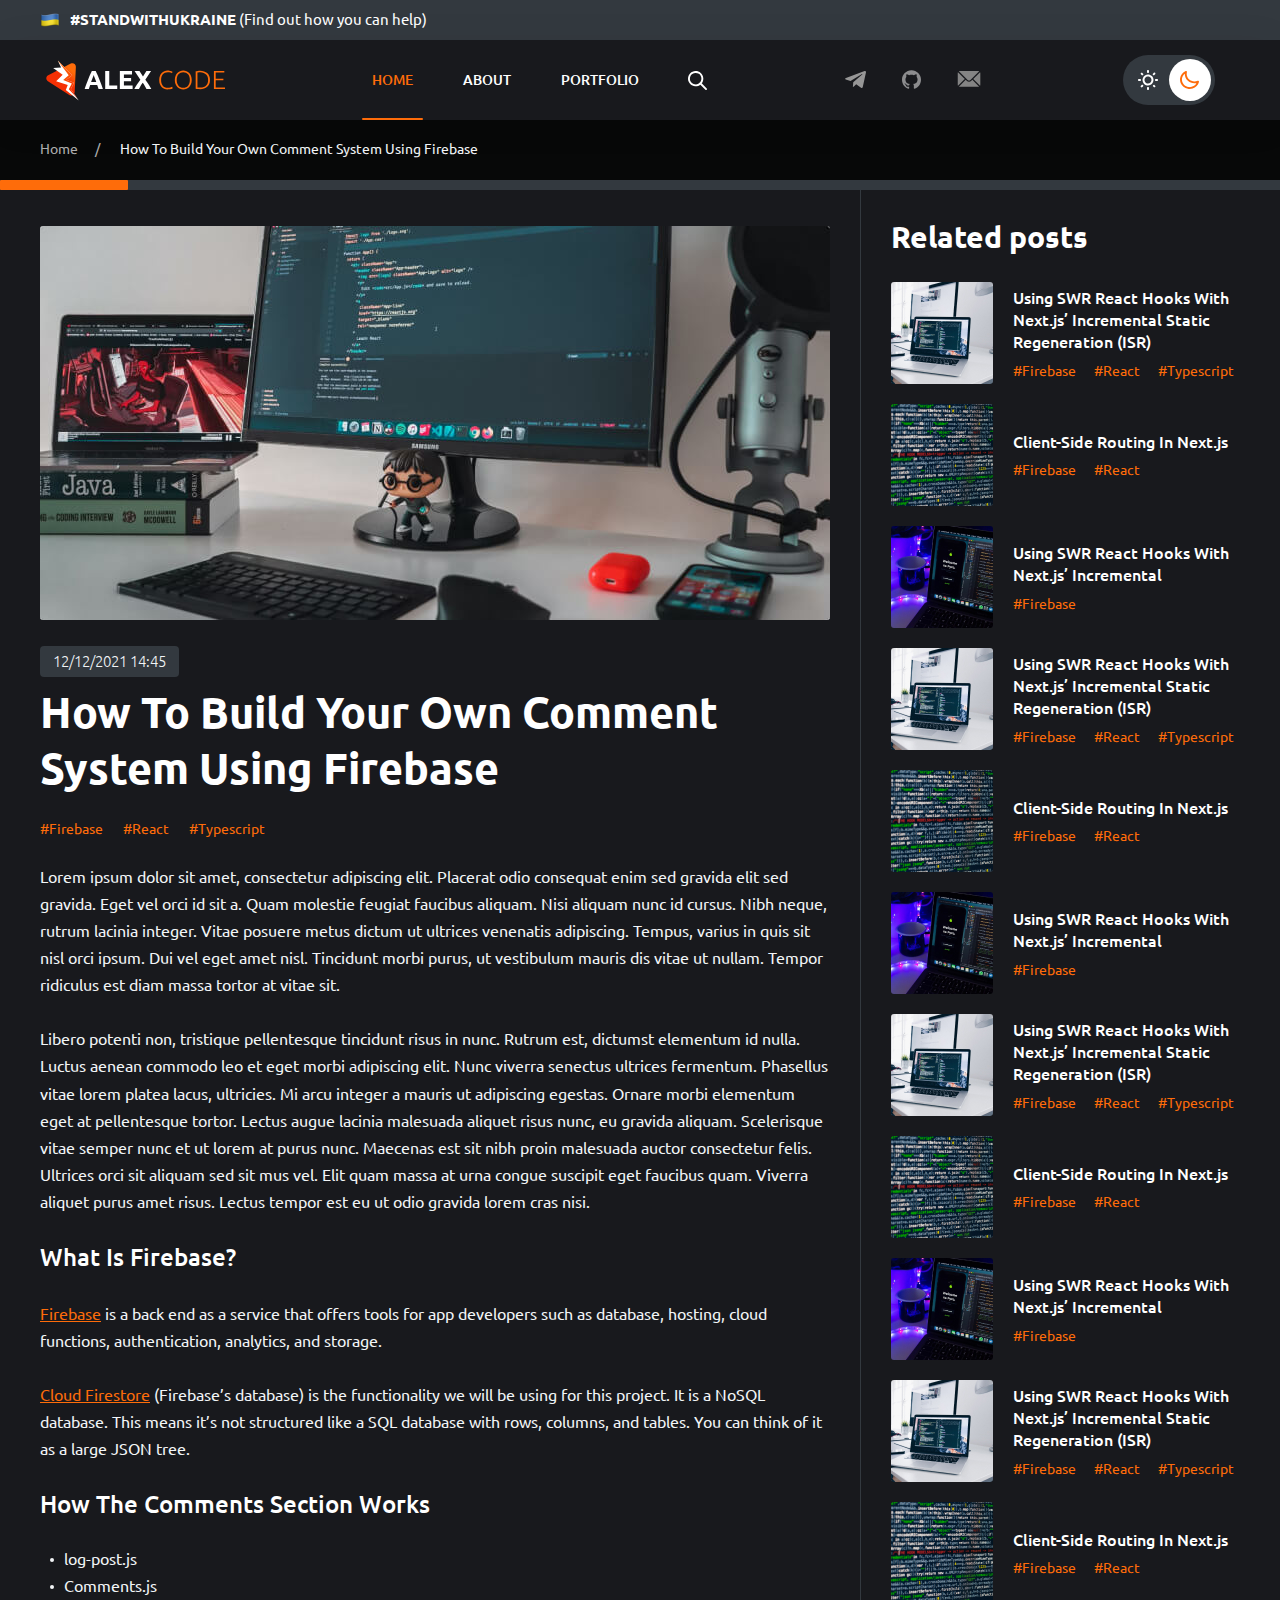
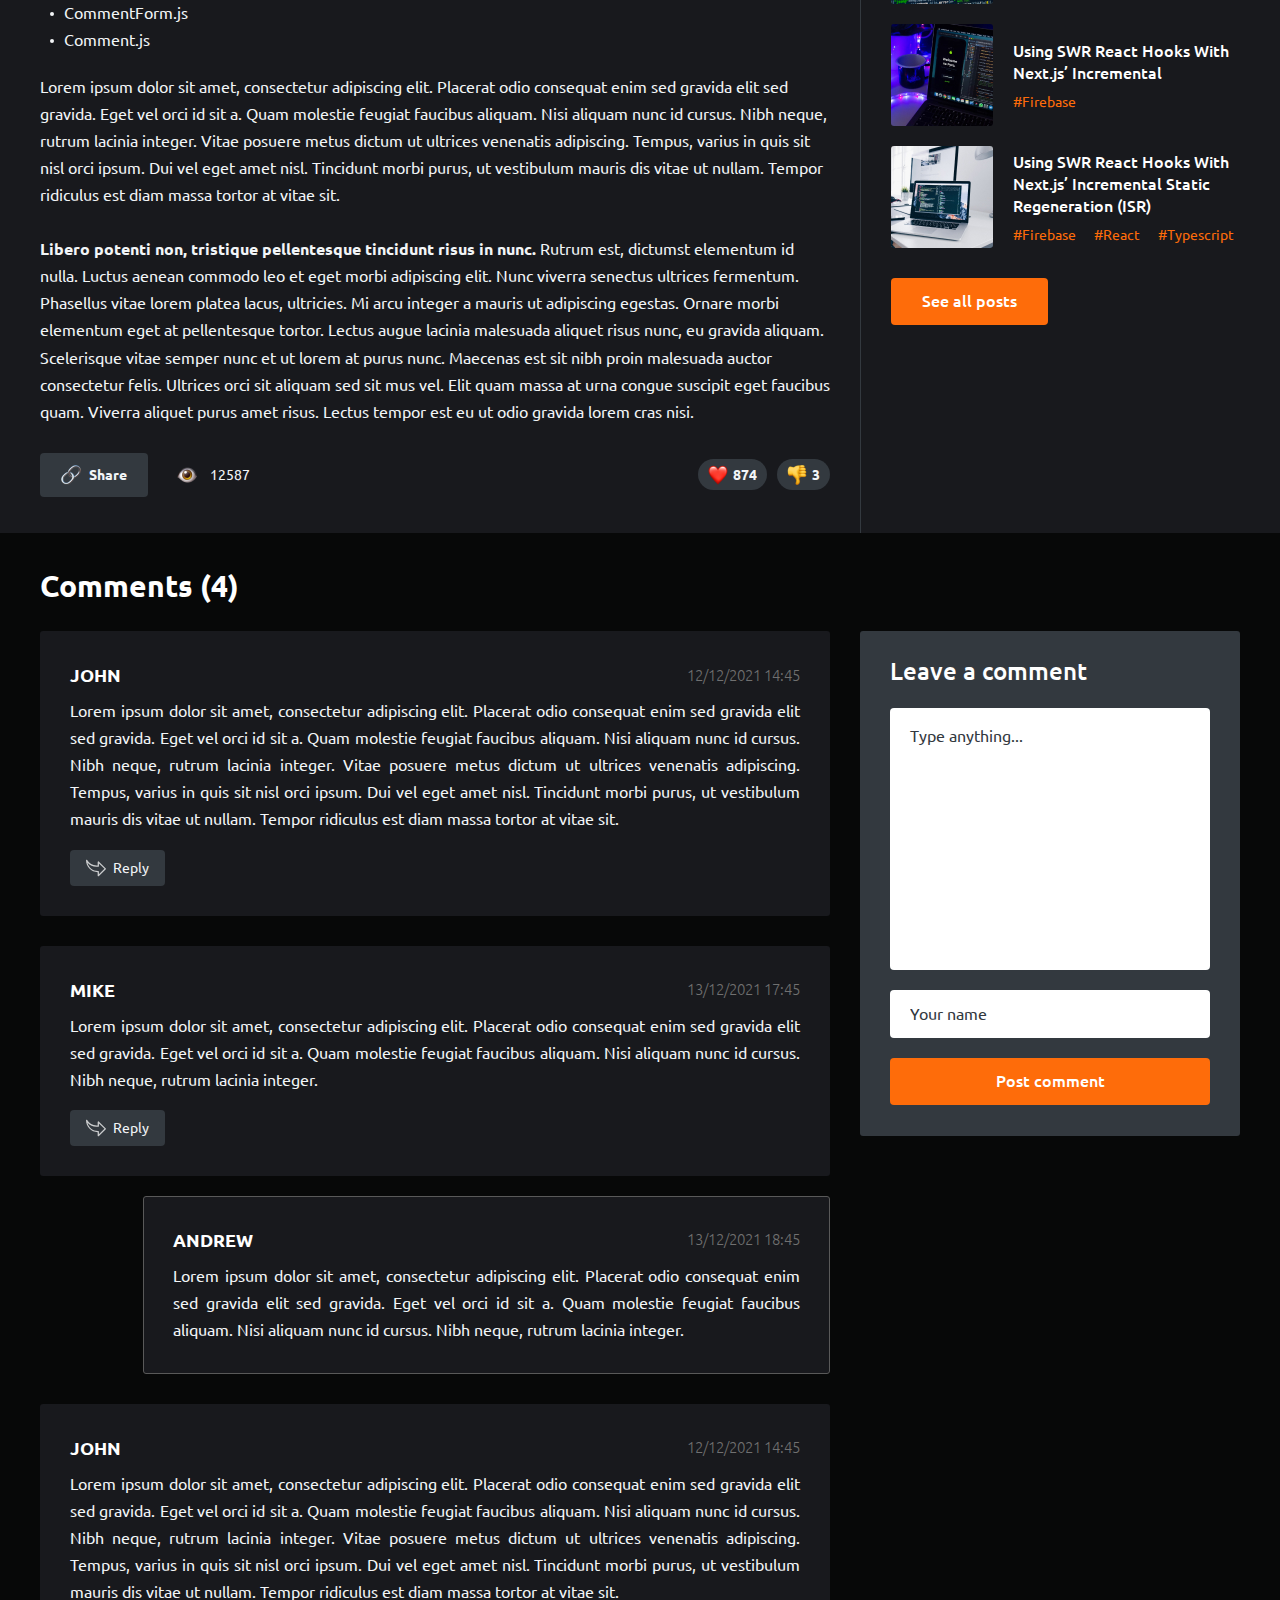
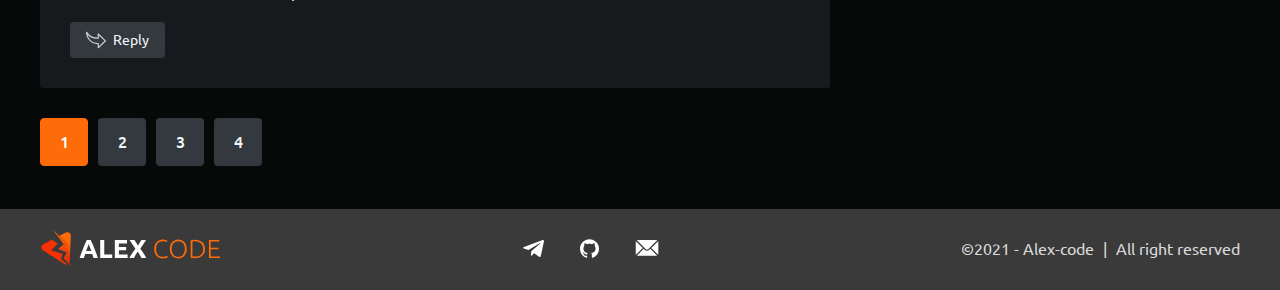
<file: html-theme/blogpost_dark.html>
<!DOCTYPE HTML>
<html lang="ru">
<head>
	<meta charset="UTF-8">
	<title>AlexCode</title>
	<meta name="viewport" content="width=device-width, initial-scale=1.0">
	<!--[if IE]>
		<script src="//cdnjs.cloudflare.com/ajax/libs/html5shiv/r29/html5.min.js"></script>
	<![endif]-->
	<style>
		@font-face {
			font-display: swap;
			font-family: "Ubuntu";
			src: url(fonts/Ubuntu-Regular.woff2) format("woff2"),
			url("fonts/Ubuntu-Regular.woff") format("woff");
			font-style: normal;
			font-weight: 400;
		}
		@font-face {
			font-display: swap;
			font-family: "Ubuntu";
			src: url(fonts/Ubuntu-Medium.woff2) format("woff2"),
			url("fonts/Ubuntu-Medium.woff") format("woff");
			font-style: normal;
			font-weight: 500;
		}
		@font-face {
			font-display: swap;
			font-family: "Ubuntu";
			src: url(fonts/Ubuntu-Bold.woff2) format("woff2"),
			url("fonts/Ubuntu-Bold.woff") format("woff");
			font-style: normal;
			font-weight: 700;
		}
		@font-face {
			font-display: swap;
			font-family: "Ubuntu";
			src: url(fonts/Ubuntu-Light.woff2) format("woff2"),
			url("fonts/Ubuntu-Light.woff") format("woff");
			font-style: normal;
			font-weight: 300;
		}
	</style>

	<link rel="stylesheet" href="css/main.css" />

	<link rel="apple-touch-icon" sizes="180x180" href="apple-touch-icon.png">
	<link rel="icon" type="image/png" sizes="32x32" href="favicon-32x32.png">
	<link rel="icon" type="image/png" sizes="16x16" href="favicon-16x16.png">
	<link rel="manifest" href="site.webmanifest">
	<link rel="mask-icon" href="safari-pinned-tab.svg" color="#5bbad5">
	<meta name="msapplication-TileColor" content="#da532c">
	<meta name="theme-color" content="#ffffff">
</head>
<body class="dark-theme">
	
	<div class="page">
		
		<div class="ukraine-support">
			<div class="container">
				<div class="ukraine-flex">
					<img width="20" height="20" src="images/ua-flag.png" alt="">
					<a href="https://war.ukraine.ua/support-ukraine/" target="_blank"><strong>#StandWithUkraine</strong> (Find out how you can help)</a>
				</div>
			</div>
		</div>
		
		<!--header-->
		<header>
			<div class="container">
				<div class="header-content-mobile">
					<a href="" class="main-logo">
						<img class="light" src="images/main-logo.svg" alt="">
						<img class="dark" src="images/main-logo-dark.svg" alt="">
					</a>
					<div class="header-buter"><img src="images/buter.svg" alt=""></div>
				</div>
				<div class="header-content">
					<div class="tob-block">
						<a href="" class="main-logo">
							<img class="light" src="images/main-logo.svg" alt="">
							<img class="dark" src="images/main-logo-dark.svg" alt="">
						</a>
						<div class="header-close"><img src="images/close.svg" alt=""></div>
					</div>

					<!-- mobile-search -->
					<div class="mobile-search">
						<div class="mobile-search-content">
							<form action="#" method="post" class="mobile-search-form simple-form">
								<div class="input-block">
									<input type="text" placeholder="Site search">
								</div>
							</form>
							<!-- <div class="no-results">Not found.</div> -->
							<div class="mobile-search-results">
								<div class="mobile-posts-block">
									<div class="inner-flex">
										<a href="" class="image"><img src="images/related-posts-1.jpg" alt=""></a>
										<a href="" class="name">Using SWR React Hooks With Next.js’ Incremental Static Regeneration (ISR)</a>
									</div>
									<div class="tags">
										<a href="">#Firebase</a>
										<a href="">#React</a>
										<a href="">#Typescript</a>
									</div>
								</div>
								<div class="mobile-posts-block">
									<div class="inner-flex">
										<a href="" class="image"><img src="images/related-posts-1.jpg" alt=""></a>
										<a href="" class="name">Using SWR React Hooks With Next.js’ Incremental Static Regeneration (ISR)</a>
									</div>
									<div class="tags">
										<a href="">#Firebase</a>
										<a href="">#React</a>
										<a href="">#Typescript</a>
									</div>
								</div>
								<div class="mobile-posts-block">
									<div class="inner-flex">
										<a href="" class="image"><img src="images/related-posts-1.jpg" alt=""></a>
										<a href="" class="name">Using SWR React Hooks With Next.js’ Incremental Static Regeneration (ISR)</a>
									</div>
									<div class="tags">
										<a href="">#Firebase</a>
										<a href="">#React</a>
										<a href="">#Typescript</a>
									</div>
								</div>
								<div class="mobile-posts-block">
									<div class="inner-flex">
										<a href="" class="image"><img src="images/related-posts-1.jpg" alt=""></a>
										<a href="" class="name">Using SWR React Hooks With Next.js’ Incremental Static Regeneration (ISR)</a>
									</div>
									<div class="tags">
										<a href="">#Firebase</a>
										<a href="">#React</a>
										<a href="">#Typescript</a>
									</div>
								</div>
								<div class="mobile-posts-block">
									<div class="inner-flex">
										<a href="" class="image"><img src="images/related-posts-1.jpg" alt=""></a>
										<a href="" class="name">Using SWR React Hooks With Next.js’ Incremental Static Regeneration (ISR)</a>
									</div>
									<div class="tags">
										<a href="">#Firebase</a>
										<a href="">#React</a>
										<a href="">#Typescript</a>
									</div>
								</div>
								<div class="mobile-posts-block">
									<div class="inner-flex">
										<a href="" class="image"><img src="images/related-posts-1.jpg" alt=""></a>
										<a href="" class="name">Using SWR React Hooks With Next.js’ Incremental Static Regeneration (ISR)</a>
									</div>
									<div class="tags">
										<a href="">#Firebase</a>
										<a href="">#React</a>
										<a href="">#Typescript</a>
									</div>
								</div>
							</div>
						</div>
						<div class="mobile-search-overlay">
							<div class="close-search"><img src="images/close-search.svg" alt=""></div>
						</div>
					</div>
					

					<div class="header-menu-outer">
						<ul class="header-menu">
							<li><a href="" class="active">Home</a></li>
							<li><a href="">About</a></li>
							<li><a href="">Portfolio</a></li>
						</ul>
						<div class="header-search-desctop"><img src="images/search.svg" alt=""></div>
					</div>
					<ul class="header-socials">
						<li><a href=""><img src="images/telegram.svg" alt=""></a></li>
						<li><a href="" class="git"><img src="images/github.svg" alt=""></a></li>
						<li><a href="mailto:1alexvash@gmail.com"><img src="images/mail.svg" alt=""></a></li>
					</ul>
					<ul class="theme-switcher">
						<li class="light"><img src="images/sun.svg" alt=""></li>
						<li class="dark"><img src="images/moon.svg" alt=""></li>
					</ul>
				</div>
			</div>

			<!-- desctop-search -->
			<div class="desctop-search">
				<div class="container">
					<div class="desctop-search-content">
						<form action="#" method="post" class="desctop-search-form simple-form">
							<div class="input-block">
								<input type="text" placeholder="Site search">
							</div>
						</form>
						<!-- <div class="no-results">Not found.</div> -->
						<div class="desctop-search-results">
							<div class="related-posts-block">
								<a href="" class="image"><img src="images/related-posts-1.jpg" alt=""></a>
								<div class="inner">
									<a href="" class="name">Using SWR React Hooks With Next.js’ Incremental Static Regeneration (ISR)</a>
									<div class="tags">
										<a href="">#Firebase</a>
										<a href="">#React</a>
										<a href="">#Typescript</a>
									</div>
								</div>
							</div>
							<div class="related-posts-block">
								<a href="" class="image"><img src="images/related-posts-2.jpg" alt=""></a>
								<div class="inner">
									<a href="" class="name">Client-Side Routing In Next.js</a>
									<div class="tags">
										<a href="">#Firebase</a>
										<a href="">#React</a>
									</div>
								</div>
							</div>
							<div class="related-posts-block">
								<a href="" class="image"><img src="images/related-posts-3.jpg" alt=""></a>
								<div class="inner">
									<a href="" class="name">Using SWR React Hooks With Next.js’ Incremental</a>
									<div class="tags">
										<a href="">#Firebase</a>
									</div>
								</div>
							</div>
							<div class="related-posts-block">
								<a href="" class="image"><img src="images/related-posts-1.jpg" alt=""></a>
								<div class="inner">
									<a href="" class="name">Using SWR React Hooks With Next.js’ Incremental Static Regeneration (ISR)</a>
									<div class="tags">
										<a href="">#Firebase</a>
										<a href="">#React</a>
										<a href="">#Typescript</a>
									</div>
								</div>
							</div>
							<div class="related-posts-block">
								<a href="" class="image"><img src="images/related-posts-2.jpg" alt=""></a>
								<div class="inner">
									<a href="" class="name">Client-Side Routing In Next.js</a>
									<div class="tags">
										<a href="">#Firebase</a>
										<a href="">#React</a>
									</div>
								</div>
							</div>
							<div class="related-posts-block">
								<a href="" class="image"><img src="images/related-posts-3.jpg" alt=""></a>
								<div class="inner">
									<a href="" class="name">Using SWR React Hooks With Next.js’ Incremental</a>
									<div class="tags">
										<a href="">#Firebase</a>
									</div>
								</div>
							</div>
							<div class="related-posts-block">
								<a href="" class="image"><img src="images/related-posts-1.jpg" alt=""></a>
								<div class="inner">
									<a href="" class="name">Using SWR React Hooks With Next.js’ Incremental Static Regeneration (ISR)</a>
									<div class="tags">
										<a href="">#Firebase</a>
										<a href="">#React</a>
										<a href="">#Typescript</a>
									</div>
								</div>
							</div>
							<div class="related-posts-block">
								<a href="" class="image"><img src="images/related-posts-2.jpg" alt=""></a>
								<div class="inner">
									<a href="" class="name">Client-Side Routing In Next.js</a>
									<div class="tags">
										<a href="">#Firebase</a>
										<a href="">#React</a>
									</div>
								</div>
							</div>
							<div class="related-posts-block">
								<a href="" class="image"><img src="images/related-posts-3.jpg" alt=""></a>
								<div class="inner">
									<a href="" class="name">Using SWR React Hooks With Next.js’ Incremental</a>
									<div class="tags">
										<a href="">#Firebase</a>
									</div>
								</div>
							</div>
							<div class="related-posts-block">
								<a href="" class="image"><img src="images/related-posts-1.jpg" alt=""></a>
								<div class="inner">
									<a href="" class="name">Using SWR React Hooks With Next.js’ Incremental Static Regeneration (ISR)</a>
									<div class="tags">
										<a href="">#Firebase</a>
										<a href="">#React</a>
										<a href="">#Typescript</a>
									</div>
								</div>
							</div>
						</div>
					</div>
				</div>
			</div>
			<div class="search-overlay">
				<div class="close-search"><img src="images/close-search.svg" alt=""></div>
			</div>
		</header>
		<!--//header-->
		

		<!--main-content-->
		<div class="main-content">
			
			<div class="breadcrumbs-outer">
				<div class="container">
					<ul class="breadcrumbs">
						<li><a href="">Home</a></li>
						<li><span>How To Build Your Own Comment System Using Firebase</span></li>
					</ul>
				</div>
			</div>

			<div class="page-progress">
				<div class="progress-bar" style="width: 10%;"></div>
			</div>

			<!-- blogpost-section -->
			<section class="blogpost-section">
				<div class="container">
					<div class="blogpost-outer">
						<article class="blogpost-content">
							<div class="blogpost-image"><img src="images/blogpost-pic.jpg" alt=""></div>
							<div class="blogpost-date"><span>12/12/2021 14:45</span></div>
							<h1>How To Build Your Own Comment System Using Firebase</h1>
							<div class="tags">
								<a href="">#Firebase</a>
								<a href="">#React</a>
								<a href="">#Typescript</a>
							</div>
							<p>Lorem ipsum dolor sit amet, consectetur adipiscing elit. Placerat odio consequat enim sed gravida elit sed gravida. Eget vel orci id sit a. Quam molestie feugiat faucibus aliquam. Nisi aliquam nunc id cursus. Nibh neque, rutrum lacinia integer. Vitae posuere metus dictum ut ultrices venenatis adipiscing. Tempus, varius in quis sit nisl orci ipsum. Dui vel eget amet nisl. Tincidunt morbi purus, ut vestibulum mauris dis vitae ut nullam. Tempor ridiculus est diam massa tortor at vitae sit.</p>
							<p>Libero potenti non, tristique pellentesque tincidunt risus in nunc. Rutrum est, dictumst elementum id nulla. Luctus aenean commodo leo et eget morbi adipiscing elit. Nunc viverra senectus ultrices fermentum. Phasellus vitae lorem platea lacus, ultricies. Mi arcu integer a mauris ut adipiscing egestas. Ornare morbi elementum eget at pellentesque tortor. Lectus augue lacinia malesuada aliquet risus nunc, eu gravida aliquam. Scelerisque vitae semper nunc et ut lorem at purus nunc. Maecenas est sit nibh proin malesuada auctor consectetur felis. Ultrices orci sit aliquam sed sit mus vel. Elit quam massa at urna congue suscipit eget faucibus quam. Viverra aliquet purus amet risus. Lectus tempor est eu ut odio gravida lorem cras nisi.</p>
							<h3>What Is Firebase?</h3>
							<p><a href="">Firebase</a> is a back end as a service that offers tools for app developers such as database, hosting, cloud functions, authentication, analytics, and storage.</p>
							<p><a href="">Cloud Firestore</a> (Firebase’s database) is the functionality we will be using for this project. It is a NoSQL database. This means it’s not structured like a SQL database with rows, columns, and tables. You can think of it as a large JSON tree.</p>
							<h3>How The Comments Section Works</h3>
							<ul class="simple-list">
								<li>log-post.js</li>
								<li>Comments.js</li>
								<li>CommentForm.js</li>
								<li>Comment.js</li>
							</ul>
							<p>Lorem ipsum dolor sit amet, consectetur adipiscing elit. Placerat odio consequat enim sed gravida elit sed gravida. Eget vel orci id sit a. Quam molestie feugiat faucibus aliquam. Nisi aliquam nunc id cursus. Nibh neque, rutrum lacinia integer. Vitae posuere metus dictum ut ultrices venenatis adipiscing. Tempus, varius in quis sit nisl orci ipsum. Dui vel eget amet nisl. Tincidunt morbi purus, ut vestibulum mauris dis vitae ut nullam. Tempor ridiculus est diam massa tortor at vitae sit.</p>
							<p><strong>Libero potenti non, tristique pellentesque tincidunt risus in nunc.</strong> Rutrum est, dictumst elementum id nulla. Luctus aenean commodo leo et eget morbi adipiscing elit. Nunc viverra senectus ultrices fermentum. Phasellus vitae lorem platea lacus, ultricies. Mi arcu integer a mauris ut adipiscing egestas. Ornare morbi elementum eget at pellentesque tortor. Lectus augue lacinia malesuada aliquet risus nunc, eu gravida aliquam. Scelerisque vitae semper nunc et ut lorem at purus nunc. Maecenas est sit nibh proin malesuada auctor consectetur felis. Ultrices orci sit aliquam sed sit mus vel. Elit quam massa at urna congue suscipit eget faucibus quam. Viverra aliquet purus amet risus. Lectus tempor est eu ut odio gravida lorem cras nisi.</p>
							<div class="blogpost-options">
								<a href="" class="share">
									<img width="20" height="20" src="images/share.png" alt="">
									Share
								</a>
								<div class="viewed">
									<img width="20" height="20" src="images/eye.png" alt="">
									12587
								</div>
								<div class="blogpost-liked">
									<a href="" class="like active">
										<img width="20" height="20" src="images/like.png" alt="">
										874
									</a>
									<a href="" class="dislike">
										<img width="20" height="20" src="images/dislike.png" alt="">
										3
									</a>
								</div>
							</div>
						</article>
						<div class="related-posts">
							<h2>Related posts</h2>
							<div class="related-posts-block">
								<a href="" class="image"><img src="images/related-posts-1.jpg" alt=""></a>
								<div class="inner">
									<a href="" class="name">Using SWR React Hooks With Next.js’ Incremental Static Regeneration (ISR)</a>
									<div class="tags">
										<a href="">#Firebase</a>
										<a href="">#React</a>
										<a href="">#Typescript</a>
									</div>
								</div>
							</div>
							<div class="related-posts-block">
								<a href="" class="image"><img src="images/related-posts-2.jpg" alt=""></a>
								<div class="inner">
									<a href="" class="name">Client-Side Routing In Next.js</a>
									<div class="tags">
										<a href="">#Firebase</a>
										<a href="">#React</a>
									</div>
								</div>
							</div>
							<div class="related-posts-block">
								<a href="" class="image"><img src="images/related-posts-3.jpg" alt=""></a>
								<div class="inner">
									<a href="" class="name">Using SWR React Hooks With Next.js’ Incremental</a>
									<div class="tags">
										<a href="">#Firebase</a>
									</div>
								</div>
							</div>
							<div class="related-posts-block">
								<a href="" class="image"><img src="images/related-posts-1.jpg" alt=""></a>
								<div class="inner">
									<a href="" class="name">Using SWR React Hooks With Next.js’ Incremental Static Regeneration (ISR)</a>
									<div class="tags">
										<a href="">#Firebase</a>
										<a href="">#React</a>
										<a href="">#Typescript</a>
									</div>
								</div>
							</div>
							<div class="related-posts-block">
								<a href="" class="image"><img src="images/related-posts-2.jpg" alt=""></a>
								<div class="inner">
									<a href="" class="name">Client-Side Routing In Next.js</a>
									<div class="tags">
										<a href="">#Firebase</a>
										<a href="">#React</a>
									</div>
								</div>
							</div>
							<div class="related-posts-block">
								<a href="" class="image"><img src="images/related-posts-3.jpg" alt=""></a>
								<div class="inner">
									<a href="" class="name">Using SWR React Hooks With Next.js’ Incremental</a>
									<div class="tags">
										<a href="">#Firebase</a>
									</div>
								</div>
							</div>
							<div class="related-posts-block">
								<a href="" class="image"><img src="images/related-posts-1.jpg" alt=""></a>
								<div class="inner">
									<a href="" class="name">Using SWR React Hooks With Next.js’ Incremental Static Regeneration (ISR)</a>
									<div class="tags">
										<a href="">#Firebase</a>
										<a href="">#React</a>
										<a href="">#Typescript</a>
									</div>
								</div>
							</div>
							<div class="related-posts-block">
								<a href="" class="image"><img src="images/related-posts-2.jpg" alt=""></a>
								<div class="inner">
									<a href="" class="name">Client-Side Routing In Next.js</a>
									<div class="tags">
										<a href="">#Firebase</a>
										<a href="">#React</a>
									</div>
								</div>
							</div>
							<div class="related-posts-block">
								<a href="" class="image"><img src="images/related-posts-3.jpg" alt=""></a>
								<div class="inner">
									<a href="" class="name">Using SWR React Hooks With Next.js’ Incremental</a>
									<div class="tags">
										<a href="">#Firebase</a>
									</div>
								</div>
							</div>
							<div class="related-posts-block">
								<a href="" class="image"><img src="images/related-posts-1.jpg" alt=""></a>
								<div class="inner">
									<a href="" class="name">Using SWR React Hooks With Next.js’ Incremental Static Regeneration (ISR)</a>
									<div class="tags">
										<a href="">#Firebase</a>
										<a href="">#React</a>
										<a href="">#Typescript</a>
									</div>
								</div>
							</div>
							<div class="related-posts-block">
								<a href="" class="image"><img src="images/related-posts-2.jpg" alt=""></a>
								<div class="inner">
									<a href="" class="name">Client-Side Routing In Next.js</a>
									<div class="tags">
										<a href="">#Firebase</a>
										<a href="">#React</a>
									</div>
								</div>
							</div>
							<div class="related-posts-block">
								<a href="" class="image"><img src="images/related-posts-3.jpg" alt=""></a>
								<div class="inner">
									<a href="" class="name">Using SWR React Hooks With Next.js’ Incremental</a>
									<div class="tags">
										<a href="">#Firebase</a>
									</div>
								</div>
							</div>
							<div class="related-posts-block">
								<a href="" class="image"><img src="images/related-posts-1.jpg" alt=""></a>
								<div class="inner">
									<a href="" class="name">Using SWR React Hooks With Next.js’ Incremental Static Regeneration (ISR)</a>
									<div class="tags">
										<a href="">#Firebase</a>
										<a href="">#React</a>
										<a href="">#Typescript</a>
									</div>
								</div>
							</div>
							<a href="" class="btn">See all posts</a>
						</div>
					</div>
				</div>
			</section>

			<!-- comments-section -->
			<section class="simple-section gray-bg">
				<div class="container">
					<h2>Comments (4)</h2>
					<div class="comments-outer">
						<div class="comments-content">
							<div class="comments-block">
								<div class="top">
									<div class="name">John</div>
									<div class="date">12/12/2021 14:45</div>
								</div>
								<div class="text">
									<p>Lorem ipsum dolor sit amet, consectetur adipiscing elit. Placerat odio consequat enim sed gravida elit sed gravida. Eget vel orci id sit a. Quam molestie feugiat faucibus aliquam. Nisi aliquam nunc id cursus. Nibh neque, rutrum lacinia integer. Vitae posuere metus dictum ut ultrices venenatis adipiscing. Tempus, varius in quis sit nisl orci ipsum. Dui vel eget amet nisl. Tincidunt morbi purus, ut vestibulum mauris dis vitae ut nullam. Tempor ridiculus est diam massa tortor at vitae sit.</p>
								</div>
								<div class="bottom">
									<a href="" class="reply">
										<img src="images/reply.svg" alt="">
										Reply
									</a>
								</div>
							</div>
							<div class="comments-block">
								<div class="top">
									<div class="name">Mike</div>
									<div class="date">13/12/2021 17:45</div>
								</div>
								<div class="text">
									<p>Lorem ipsum dolor sit amet, consectetur adipiscing elit. Placerat odio consequat enim sed gravida elit sed gravida. Eget vel orci id sit a. Quam molestie feugiat faucibus aliquam. Nisi aliquam nunc id cursus. Nibh neque, rutrum lacinia integer.</p>
								</div>
								<div class="bottom">
									<a href="" class="reply">
										<img src="images/reply.svg" alt="">
										Reply
									</a>
								</div>
							</div>
							<div class="comments-block replied">
								<div class="top">
									<div class="name">Andrew</div>
									<div class="date">13/12/2021 18:45</div>
								</div>
								<div class="text">
									<p>Lorem ipsum dolor sit amet, consectetur adipiscing elit. Placerat odio consequat enim sed gravida elit sed gravida. Eget vel orci id sit a. Quam molestie feugiat faucibus aliquam. Nisi aliquam nunc id cursus. Nibh neque, rutrum lacinia integer.</p>
								</div>
							</div>
							<div class="comments-block">
								<div class="top">
									<div class="name">John</div>
									<div class="date">12/12/2021 14:45</div>
								</div>
								<div class="text">
									<p>Lorem ipsum dolor sit amet, consectetur adipiscing elit. Placerat odio consequat enim sed gravida elit sed gravida. Eget vel orci id sit a. Quam molestie feugiat faucibus aliquam. Nisi aliquam nunc id cursus. Nibh neque, rutrum lacinia integer. Vitae posuere metus dictum ut ultrices venenatis adipiscing. Tempus, varius in quis sit nisl orci ipsum. Dui vel eget amet nisl. Tincidunt morbi purus, ut vestibulum mauris dis vitae ut nullam. Tempor ridiculus est diam massa tortor at vitae sit.</p>
								</div>
								<div class="bottom">
									<a href="" class="reply">
										<img src="images/reply.svg" alt="">
										Reply
									</a>
								</div>
							</div>
							<ul class="pagination">
								<li><a href="" class="active">1</a></li>
								<li><a href="">2</a></li>
								<li><a href="">3</a></li>
								<li><a href="">4</a></li>
							</ul>
						</div>
						<form action="#" method="post" class="comments-form simple-form">
							<h3>Leave a comment</h3>
							<div class="input-block">
								<textarea placeholder="Type anything..."></textarea>
							</div>
							<div class="input-block">
								<input type="text" placeholder="Your name">
							</div>
							<button class="btn" type="submit">Post comment</button>
						</form>
					</div>
				</div>
			</section>

		</div>
		<!--//main-content-->

		<footer>
			<div class="container">
				<div class="footer-content">
					<div class="footer-logo"><img src="images/footer-logo.svg" alt=""></div>
					<ul class="footer-socials">
						<li><a href=""><img src="images/telegram.svg" alt=""></a></li>
						<li><a href=""><img src="images/github-gray.svg" alt=""></a></li>
						<li><a href="mailto:1alexvash@gmail.com"><img src="images/mail.svg" alt=""></a></li>
					</ul>
					<div class="copyright">&copy;2021 - Alex-code  <span class="divider">|</span>   All right reserved</div>
				</div>
			</div>
		</footer>

	</div>
	
</body>
</html>
</file>
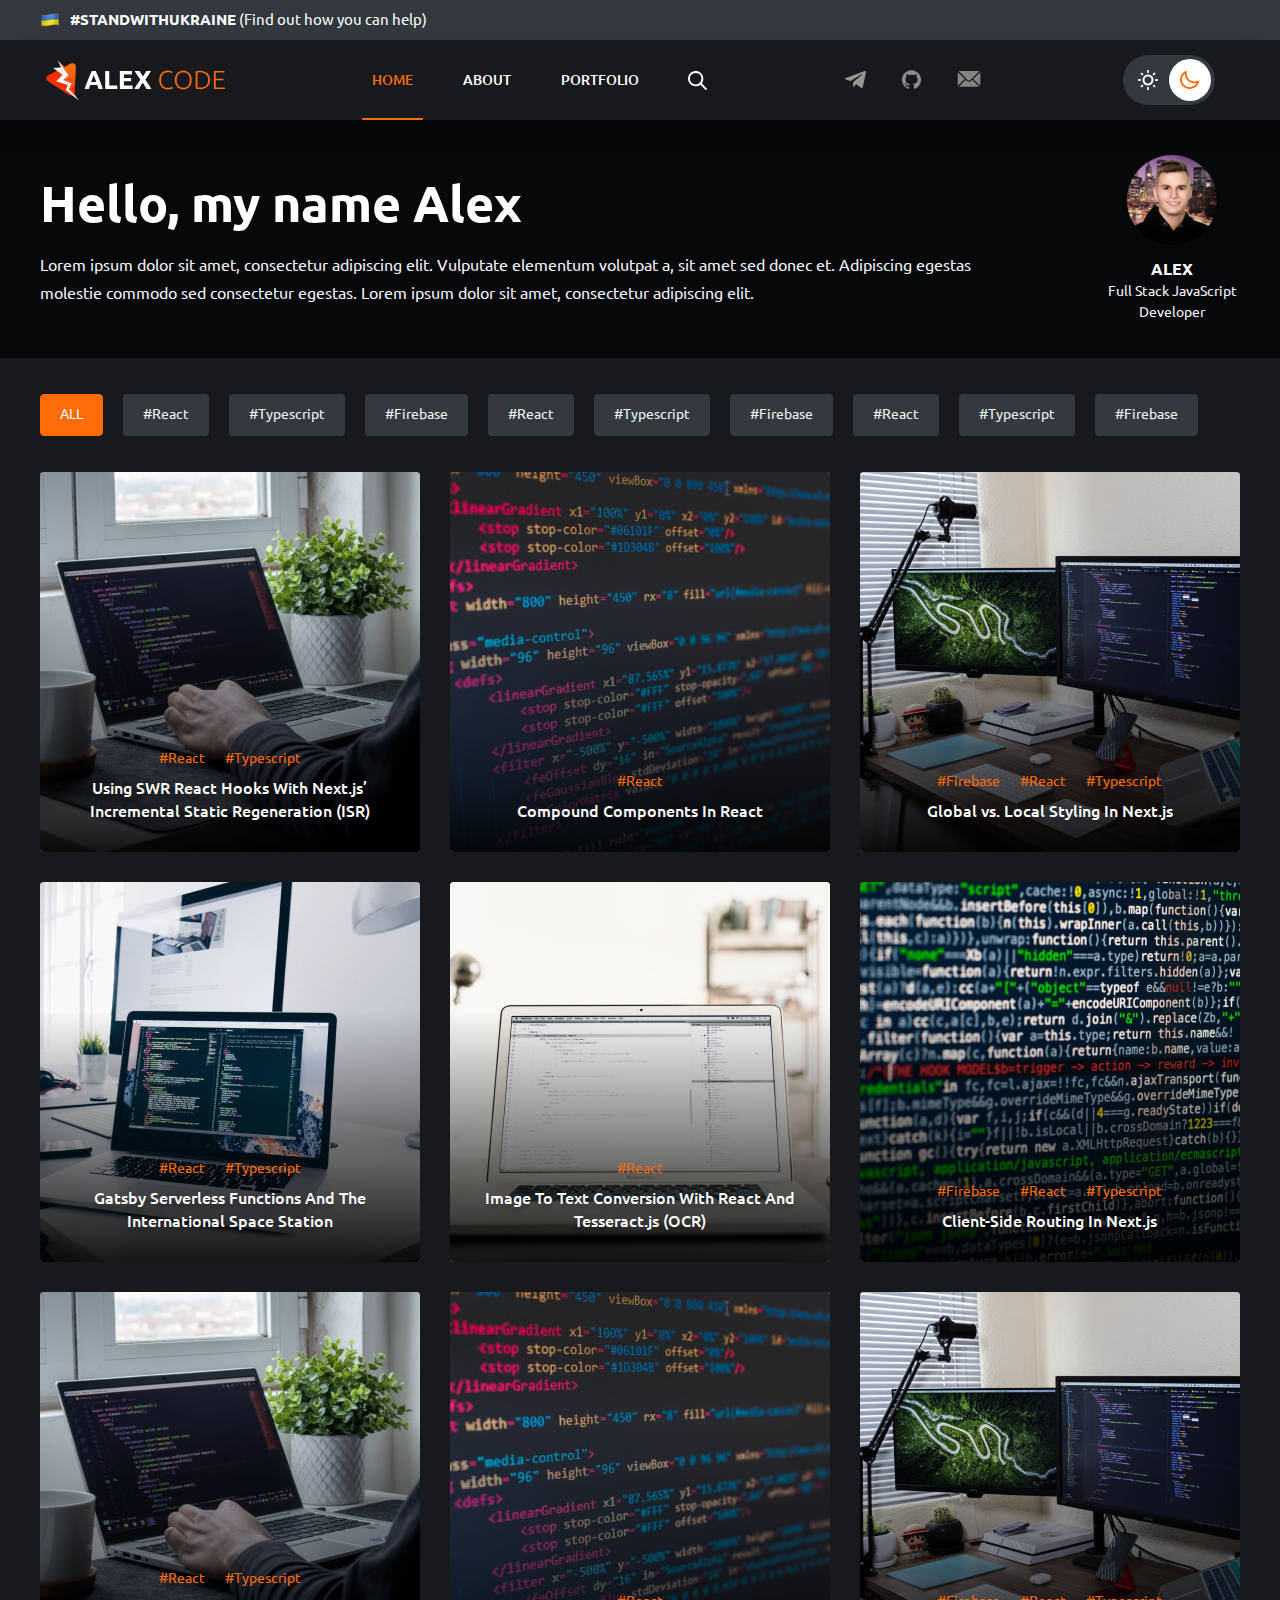
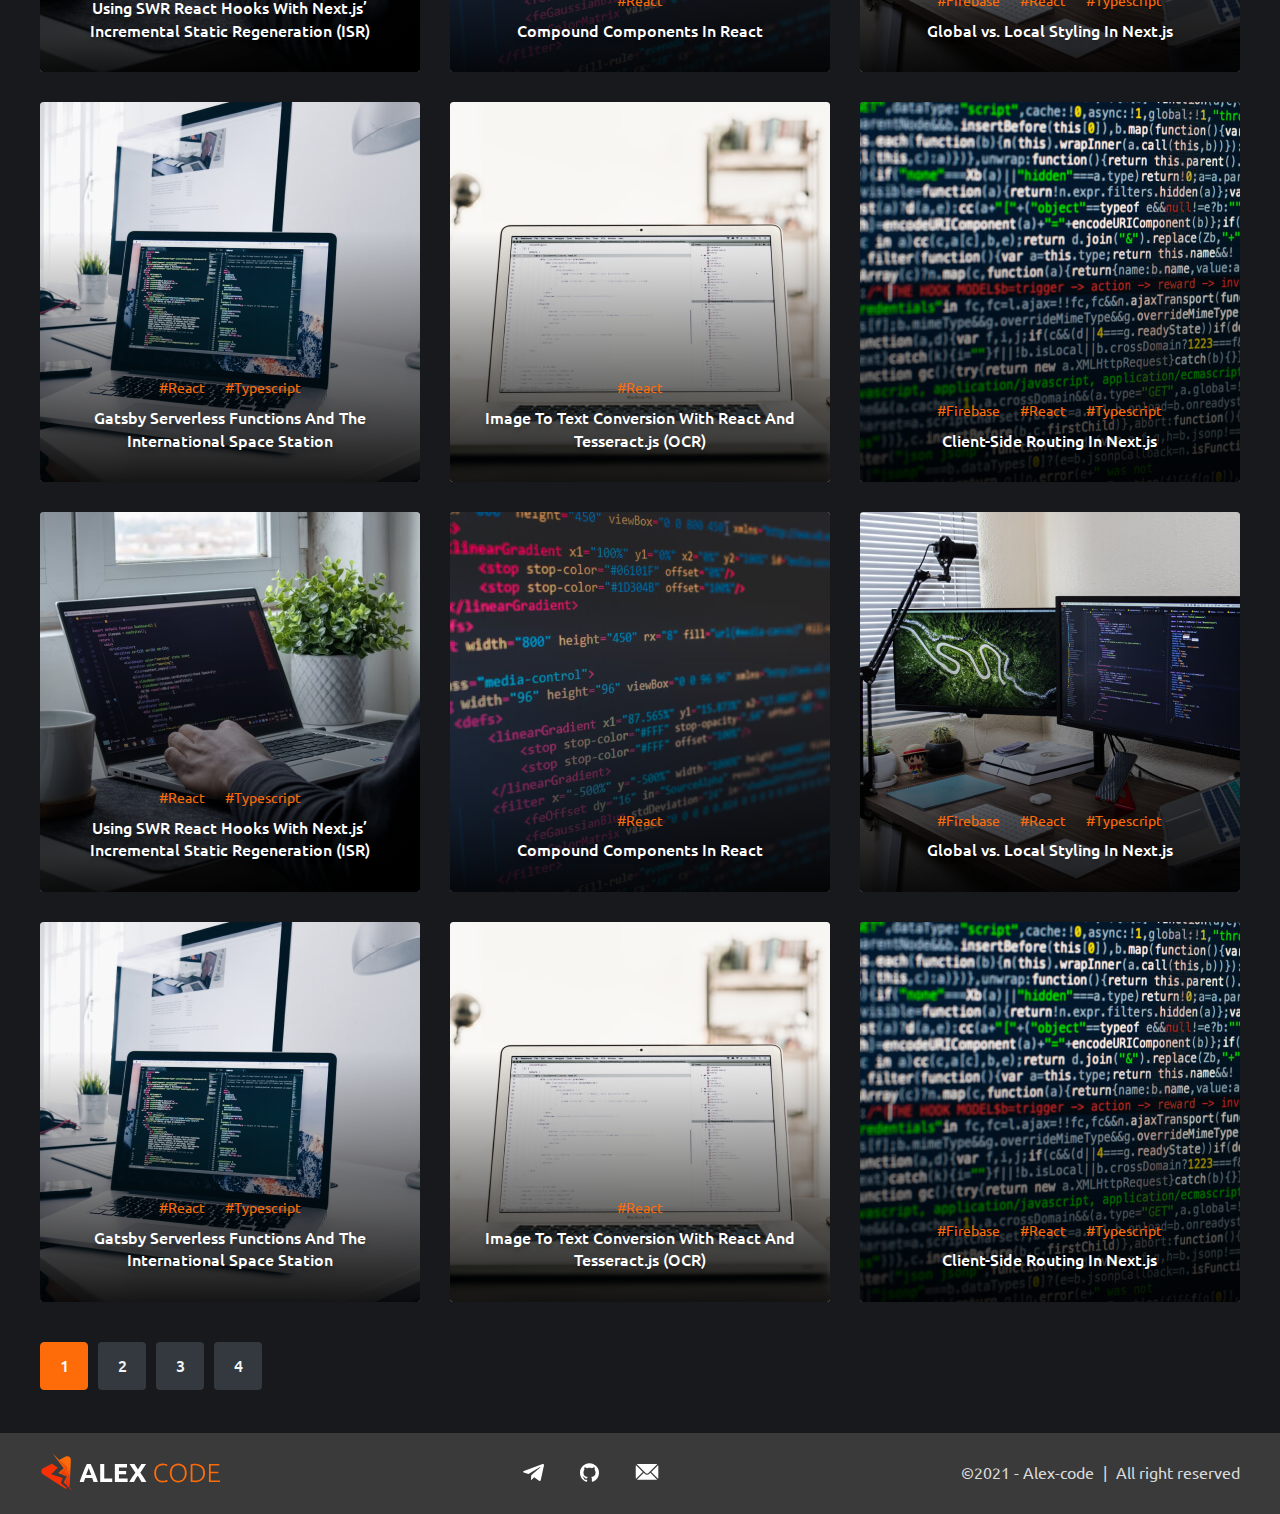
<file: html-theme/index_dark.html>
<!DOCTYPE HTML>
<html lang="ru">
<head>
	<meta charset="UTF-8">
	<title>AlexCode</title>
	<meta name="viewport" content="width=device-width, initial-scale=1.0">
	<!--[if IE]>
		<script src="//cdnjs.cloudflare.com/ajax/libs/html5shiv/r29/html5.min.js"></script>
	<![endif]-->
	<style>
		@font-face {
			font-display: swap;
			font-family: "Ubuntu";
			src: url(fonts/Ubuntu-Regular.woff2) format("woff2"),
			url("fonts/Ubuntu-Regular.woff") format("woff");
			font-style: normal;
			font-weight: 400;
		}
		@font-face {
			font-display: swap;
			font-family: "Ubuntu";
			src: url(fonts/Ubuntu-Medium.woff2) format("woff2"),
			url("fonts/Ubuntu-Medium.woff") format("woff");
			font-style: normal;
			font-weight: 500;
		}
		@font-face {
			font-display: swap;
			font-family: "Ubuntu";
			src: url(fonts/Ubuntu-Bold.woff2) format("woff2"),
			url("fonts/Ubuntu-Bold.woff") format("woff");
			font-style: normal;
			font-weight: 700;
		}
	</style>

	<link rel="stylesheet" href="css/main.css" />

	<link rel="apple-touch-icon" sizes="180x180" href="apple-touch-icon.png">
	<link rel="icon" type="image/png" sizes="32x32" href="favicon-32x32.png">
	<link rel="icon" type="image/png" sizes="16x16" href="favicon-16x16.png">
	<link rel="manifest" href="site.webmanifest">
	<link rel="mask-icon" href="safari-pinned-tab.svg" color="#5bbad5">
	<meta name="msapplication-TileColor" content="#da532c">
	<meta name="theme-color" content="#ffffff">
</head>
<body class="dark-theme">
	
	<div class="page">

		<div class="ukraine-support">
			<div class="container">
				<div class="ukraine-flex">
					<img width="20" height="20" src="images/ua-flag.png" alt="">
					<a href="https://war.ukraine.ua/support-ukraine/" target="_blank"><strong>#StandWithUkraine</strong> (Find out how you can help)</a>
				</div>
			</div>
		</div>
		
		<!--header-->
		<header>
			<div class="container">
				<div class="header-content-mobile">
					<a href="" class="main-logo">
						<img class="light" src="images/main-logo.svg" alt="">
						<img class="dark" src="images/main-logo-dark.svg" alt="">
					</a>
					<div class="header-buter"><img src="images/buter.svg" alt=""></div>
				</div>
				<div class="header-content">
					<div class="tob-block">
						<a href="" class="main-logo">
							<img class="light" src="images/main-logo.svg" alt="">
							<img class="dark" src="images/main-logo-dark.svg" alt="">
						</a>
						<div class="header-close"><img src="images/close.svg" alt=""></div>
					</div>

					<!-- mobile-search -->
					<div class="mobile-search">
						<div class="mobile-search-content">
							<form action="#" method="post" class="mobile-search-form simple-form">
								<div class="input-block">
									<input type="text" placeholder="Site search">
								</div>
							</form>
							<!-- <div class="no-results">Not found.</div> -->
							<div class="mobile-search-results">
								<div class="mobile-posts-block">
									<div class="inner-flex">
										<a href="" class="image"><img src="images/related-posts-1.jpg" alt=""></a>
										<a href="" class="name">Using SWR React Hooks With Next.js’ Incremental Static Regeneration (ISR)</a>
									</div>
									<div class="tags">
										<a href="">#Firebase</a>
										<a href="">#React</a>
										<a href="">#Typescript</a>
									</div>
								</div>
								<div class="mobile-posts-block">
									<div class="inner-flex">
										<a href="" class="image"><img src="images/related-posts-1.jpg" alt=""></a>
										<a href="" class="name">Using SWR React Hooks With Next.js’ Incremental Static Regeneration (ISR)</a>
									</div>
									<div class="tags">
										<a href="">#Firebase</a>
										<a href="">#React</a>
										<a href="">#Typescript</a>
									</div>
								</div>
								<div class="mobile-posts-block">
									<div class="inner-flex">
										<a href="" class="image"><img src="images/related-posts-1.jpg" alt=""></a>
										<a href="" class="name">Using SWR React Hooks With Next.js’ Incremental Static Regeneration (ISR)</a>
									</div>
									<div class="tags">
										<a href="">#Firebase</a>
										<a href="">#React</a>
										<a href="">#Typescript</a>
									</div>
								</div>
								<div class="mobile-posts-block">
									<div class="inner-flex">
										<a href="" class="image"><img src="images/related-posts-1.jpg" alt=""></a>
										<a href="" class="name">Using SWR React Hooks With Next.js’ Incremental Static Regeneration (ISR)</a>
									</div>
									<div class="tags">
										<a href="">#Firebase</a>
										<a href="">#React</a>
										<a href="">#Typescript</a>
									</div>
								</div>
								<div class="mobile-posts-block">
									<div class="inner-flex">
										<a href="" class="image"><img src="images/related-posts-1.jpg" alt=""></a>
										<a href="" class="name">Using SWR React Hooks With Next.js’ Incremental Static Regeneration (ISR)</a>
									</div>
									<div class="tags">
										<a href="">#Firebase</a>
										<a href="">#React</a>
										<a href="">#Typescript</a>
									</div>
								</div>
								<div class="mobile-posts-block">
									<div class="inner-flex">
										<a href="" class="image"><img src="images/related-posts-1.jpg" alt=""></a>
										<a href="" class="name">Using SWR React Hooks With Next.js’ Incremental Static Regeneration (ISR)</a>
									</div>
									<div class="tags">
										<a href="">#Firebase</a>
										<a href="">#React</a>
										<a href="">#Typescript</a>
									</div>
								</div>
							</div>
						</div>
						<div class="mobile-search-overlay">
							<div class="close-search"><img src="images/close-search.svg" alt=""></div>
						</div>
					</div>
					

					<div class="header-menu-outer">
						<ul class="header-menu">
							<li><a href="" class="active">Home</a></li>
							<li><a href="">About</a></li>
							<li><a href="">Portfolio</a></li>
						</ul>
						<div class="header-search-desctop"><img src="images/search.svg" alt=""></div>
					</div>
					<ul class="header-socials">
						<li><a href=""><img src="images/telegram.svg" alt=""></a></li>
						<li><a href="" class="git"><img src="images/github.svg" alt=""></a></li>
						<li><a href="mailto:1alexvash@gmail.com"><img src="images/mail.svg" alt=""></a></li>
					</ul>
					<ul class="theme-switcher">
						<li class="light"><img src="images/sun.svg" alt=""></li>
						<li class="dark"><img src="images/moon.svg" alt=""></li>
					</ul>
				</div>
			</div>

			<!-- desctop-search -->
			<div class="desctop-search">
				<div class="container">
					<div class="desctop-search-content">
						<form action="#" method="post" class="desctop-search-form simple-form">
							<div class="input-block">
								<input type="text" placeholder="Site search">
							</div>
						</form>
						<!-- <div class="no-results">Not found.</div> -->
						<div class="desctop-search-results">
							<div class="related-posts-block">
								<a href="" class="image"><img src="images/related-posts-1.jpg" alt=""></a>
								<div class="inner">
									<a href="" class="name">Using SWR React Hooks With Next.js’ Incremental Static Regeneration (ISR)</a>
									<div class="tags">
										<a href="">#Firebase</a>
										<a href="">#React</a>
										<a href="">#Typescript</a>
									</div>
								</div>
							</div>
							<div class="related-posts-block">
								<a href="" class="image"><img src="images/related-posts-2.jpg" alt=""></a>
								<div class="inner">
									<a href="" class="name">Client-Side Routing In Next.js</a>
									<div class="tags">
										<a href="">#Firebase</a>
										<a href="">#React</a>
									</div>
								</div>
							</div>
							<div class="related-posts-block">
								<a href="" class="image"><img src="images/related-posts-3.jpg" alt=""></a>
								<div class="inner">
									<a href="" class="name">Using SWR React Hooks With Next.js’ Incremental</a>
									<div class="tags">
										<a href="">#Firebase</a>
									</div>
								</div>
							</div>
							<div class="related-posts-block">
								<a href="" class="image"><img src="images/related-posts-1.jpg" alt=""></a>
								<div class="inner">
									<a href="" class="name">Using SWR React Hooks With Next.js’ Incremental Static Regeneration (ISR)</a>
									<div class="tags">
										<a href="">#Firebase</a>
										<a href="">#React</a>
										<a href="">#Typescript</a>
									</div>
								</div>
							</div>
							<div class="related-posts-block">
								<a href="" class="image"><img src="images/related-posts-2.jpg" alt=""></a>
								<div class="inner">
									<a href="" class="name">Client-Side Routing In Next.js</a>
									<div class="tags">
										<a href="">#Firebase</a>
										<a href="">#React</a>
									</div>
								</div>
							</div>
							<div class="related-posts-block">
								<a href="" class="image"><img src="images/related-posts-3.jpg" alt=""></a>
								<div class="inner">
									<a href="" class="name">Using SWR React Hooks With Next.js’ Incremental</a>
									<div class="tags">
										<a href="">#Firebase</a>
									</div>
								</div>
							</div>
							<div class="related-posts-block">
								<a href="" class="image"><img src="images/related-posts-1.jpg" alt=""></a>
								<div class="inner">
									<a href="" class="name">Using SWR React Hooks With Next.js’ Incremental Static Regeneration (ISR)</a>
									<div class="tags">
										<a href="">#Firebase</a>
										<a href="">#React</a>
										<a href="">#Typescript</a>
									</div>
								</div>
							</div>
							<div class="related-posts-block">
								<a href="" class="image"><img src="images/related-posts-2.jpg" alt=""></a>
								<div class="inner">
									<a href="" class="name">Client-Side Routing In Next.js</a>
									<div class="tags">
										<a href="">#Firebase</a>
										<a href="">#React</a>
									</div>
								</div>
							</div>
							<div class="related-posts-block">
								<a href="" class="image"><img src="images/related-posts-3.jpg" alt=""></a>
								<div class="inner">
									<a href="" class="name">Using SWR React Hooks With Next.js’ Incremental</a>
									<div class="tags">
										<a href="">#Firebase</a>
									</div>
								</div>
							</div>
							<div class="related-posts-block">
								<a href="" class="image"><img src="images/related-posts-1.jpg" alt=""></a>
								<div class="inner">
									<a href="" class="name">Using SWR React Hooks With Next.js’ Incremental Static Regeneration (ISR)</a>
									<div class="tags">
										<a href="">#Firebase</a>
										<a href="">#React</a>
										<a href="">#Typescript</a>
									</div>
								</div>
							</div>
						</div>
					</div>
				</div>
			</div>
			<div class="search-overlay">
				<div class="close-search"><img src="images/close-search.svg" alt=""></div>
			</div>
		</header>
		<!--//header-->
		

		<!--main-content-->
		<div class="main-content">
			
			<!-- intro-section -->
			<section class="intro-section">
				<div class="container">
					<div class="intro-content">
						<div class="intro-avatar">
							<div class="image"><img src="images/author-avatar.jpg" alt=""></div>
							<div class="name">Alex</div>
							<div class="job">Full Stack JavaScript Developer</div>
						</div>
						<div class="intro-text">
							<h1>Hello, my name Alex</h1>
							<p>Lorem ipsum dolor sit amet, consectetur adipiscing elit. Vulputate elementum volutpat a, sit amet sed donec et. Adipiscing egestas molestie commodo sed consectetur egestas. Lorem ipsum dolor sit amet, consectetur adipiscing elit.</p>
						</div>
					</div>
				</div>
			</section>

			<!-- posts-list -->
			<section class="simple-section">
				<div class="container">
					<ul class="filter-tags-list">
						<li><a href="" class="active">ALL</a></li>
						<li><a href="">#React</a></li>
						<li><a href="">#Typescript</a></li>
						<li><a href="">#Firebase</a></li>
						<li><a href="">#React</a></li>
						<li><a href="">#Typescript</a></li>
						<li><a href="">#Firebase</a></li>
						<li><a href="">#React</a></li>
						<li><a href="">#Typescript</a></li>
						<li><a href="">#Firebase</a></li>
					</ul>

					<ul class="posts-list">
						<li>
							<div class="posts-list-block">
								<div class="content">
									<a href="" class="post-img"><img src="images/post-pic-1.jpg" alt=""></a>
									<div class="tags">
										<a href="">#React</a>
										<a href="">#Typescript</a>
									</div>
									<a href="" class="link">Using SWR React Hooks With Next.js’ Incremental Static Regeneration (ISR)</a>
								</div>
							</div>
						</li>
						<li>
							<div class="posts-list-block">
								<div class="content">
									<a href="" class="post-img"><img src="images/post-pic-2.jpg" alt=""></a>
									<div class="tags">
										<a href="">#React</a>
									</div>
									<a href="" class="link">Compound Components In React</a>
								</div>
							</div>
						</li>
						<li>
							<div class="posts-list-block">
								<div class="content">
									<a href="" class="post-img"><img src="images/post-pic-3.jpg" alt=""></a>
									<div class="tags">
										<a href="">#Firebase</a>
										<a href="">#React</a>
										<a href="">#Typescript</a>
									</div>
									<a href="" class="link">Global vs. Local Styling In Next.js</a>
								</div>
							</div>
						</li>
						<li>
							<div class="posts-list-block">
								<div class="content">
									<a href="" class="post-img"><img src="images/post-pic-4.jpg" alt=""></a>
									<div class="tags">
										<a href="">#React</a>
										<a href="">#Typescript</a>
									</div>
									<a href="" class="link">Gatsby Serverless Functions And The International Space Station</a>
								</div>
							</div>
						</li>
						<li>
							<div class="posts-list-block">
								<div class="content">
									<a href="" class="post-img"><img src="images/post-pic-5.jpg" alt=""></a>
									<div class="tags">
										<a href="">#React</a>
									</div>
									<a href="" class="link">Image To Text Conversion With React And Tesseract.js (OCR)</a>
								</div>
							</div>
						</li>
						<li>
							<div class="posts-list-block">
								<div class="content">
									<a href="" class="post-img"><img src="images/post-pic-6.jpg" alt=""></a>
									<div class="tags">
										<a href="">#Firebase</a>
										<a href="">#React</a>
										<a href="">#Typescript</a>
									</div>
									<a href="" class="link">Client-Side Routing In Next.js</a>
								</div>
							</div>
						</li>
						<li>
							<div class="posts-list-block">
								<div class="content">
									<a href="" class="post-img"><img src="images/post-pic-1.jpg" alt=""></a>
									<div class="tags">
										<a href="">#React</a>
										<a href="">#Typescript</a>
									</div>
									<a href="" class="link">Using SWR React Hooks With Next.js’ Incremental Static Regeneration (ISR)</a>
								</div>
							</div>
						</li>
						<li>
							<div class="posts-list-block">
								<div class="content">
									<a href="" class="post-img"><img src="images/post-pic-2.jpg" alt=""></a>
									<div class="tags">
										<a href="">#React</a>
									</div>
									<a href="" class="link">Compound Components In React</a>
								</div>
							</div>
						</li>
						<li>
							<div class="posts-list-block">
								<div class="content">
									<a href="" class="post-img"><img src="images/post-pic-3.jpg" alt=""></a>
									<div class="tags">
										<a href="">#Firebase</a>
										<a href="">#React</a>
										<a href="">#Typescript</a>
									</div>
									<a href="" class="link">Global vs. Local Styling In Next.js</a>
								</div>
							</div>
						</li>
						<li>
							<div class="posts-list-block">
								<div class="content">
									<a href="" class="post-img"><img src="images/post-pic-4.jpg" alt=""></a>
									<div class="tags">
										<a href="">#React</a>
										<a href="">#Typescript</a>
									</div>
									<a href="" class="link">Gatsby Serverless Functions And The International Space Station</a>
								</div>
							</div>
						</li>
						<li>
							<div class="posts-list-block">
								<div class="content">
									<a href="" class="post-img"><img src="images/post-pic-5.jpg" alt=""></a>
									<div class="tags">
										<a href="">#React</a>
									</div>
									<a href="" class="link">Image To Text Conversion With React And Tesseract.js (OCR)</a>
								</div>
							</div>
						</li>
						<li>
							<div class="posts-list-block">
								<div class="content">
									<a href="" class="post-img"><img src="images/post-pic-6.jpg" alt=""></a>
									<div class="tags">
										<a href="">#Firebase</a>
										<a href="">#React</a>
										<a href="">#Typescript</a>
									</div>
									<a href="" class="link">Client-Side Routing In Next.js</a>
								</div>
							</div>
						</li>
						<li>
							<div class="posts-list-block">
								<div class="content">
									<a href="" class="post-img"><img src="images/post-pic-1.jpg" alt=""></a>
									<div class="tags">
										<a href="">#React</a>
										<a href="">#Typescript</a>
									</div>
									<a href="" class="link">Using SWR React Hooks With Next.js’ Incremental Static Regeneration (ISR)</a>
								</div>
							</div>
						</li>
						<li>
							<div class="posts-list-block">
								<div class="content">
									<a href="" class="post-img"><img src="images/post-pic-2.jpg" alt=""></a>
									<div class="tags">
										<a href="">#React</a>
									</div>
									<a href="" class="link">Compound Components In React</a>
								</div>
							</div>
						</li>
						<li>
							<div class="posts-list-block">
								<div class="content">
									<a href="" class="post-img"><img src="images/post-pic-3.jpg" alt=""></a>
									<div class="tags">
										<a href="">#Firebase</a>
										<a href="">#React</a>
										<a href="">#Typescript</a>
									</div>
									<a href="" class="link">Global vs. Local Styling In Next.js</a>
								</div>
							</div>
						</li>
						<li>
							<div class="posts-list-block">
								<div class="content">
									<a href="" class="post-img"><img src="images/post-pic-4.jpg" alt=""></a>
									<div class="tags">
										<a href="">#React</a>
										<a href="">#Typescript</a>
									</div>
									<a href="" class="link">Gatsby Serverless Functions And The International Space Station</a>
								</div>
							</div>
						</li>
						<li>
							<div class="posts-list-block">
								<div class="content">
									<a href="" class="post-img"><img src="images/post-pic-5.jpg" alt=""></a>
									<div class="tags">
										<a href="">#React</a>
									</div>
									<a href="" class="link">Image To Text Conversion With React And Tesseract.js (OCR)</a>
								</div>
							</div>
						</li>
						<li>
							<div class="posts-list-block">
								<div class="content">
									<a href="" class="post-img"><img src="images/post-pic-6.jpg" alt=""></a>
									<div class="tags">
										<a href="">#Firebase</a>
										<a href="">#React</a>
										<a href="">#Typescript</a>
									</div>
									<a href="" class="link">Client-Side Routing In Next.js</a>
								</div>
							</div>
						</li>
					</ul>

					<ul class="pagination">
						<li><a href="" class="active">1</a></li>
						<li><a href="">2</a></li>
						<li><a href="">3</a></li>
						<li><a href="">4</a></li>
					</ul>
				</div>
			</section>

		</div>
		<!--//main-content-->

		<footer>
			<div class="container">
				<div class="footer-content">
					<div class="footer-logo"><img src="images/footer-logo.svg" alt=""></div>
					<ul class="footer-socials">
						<li><a href=""><img src="images/telegram.svg" alt=""></a></li>
						<li><a href=""><img src="images/github-gray.svg" alt=""></a></li>
						<li><a href="mailto:1alexvash@gmail.com"><img src="images/mail.svg" alt=""></a></li>
					</ul>
					<div class="copyright">&copy;2021 - Alex-code  <span class="divider">|</span>   All right reserved</div>
				</div>
			</div>
		</footer>

	</div>
	
</body>
</html>
</file>
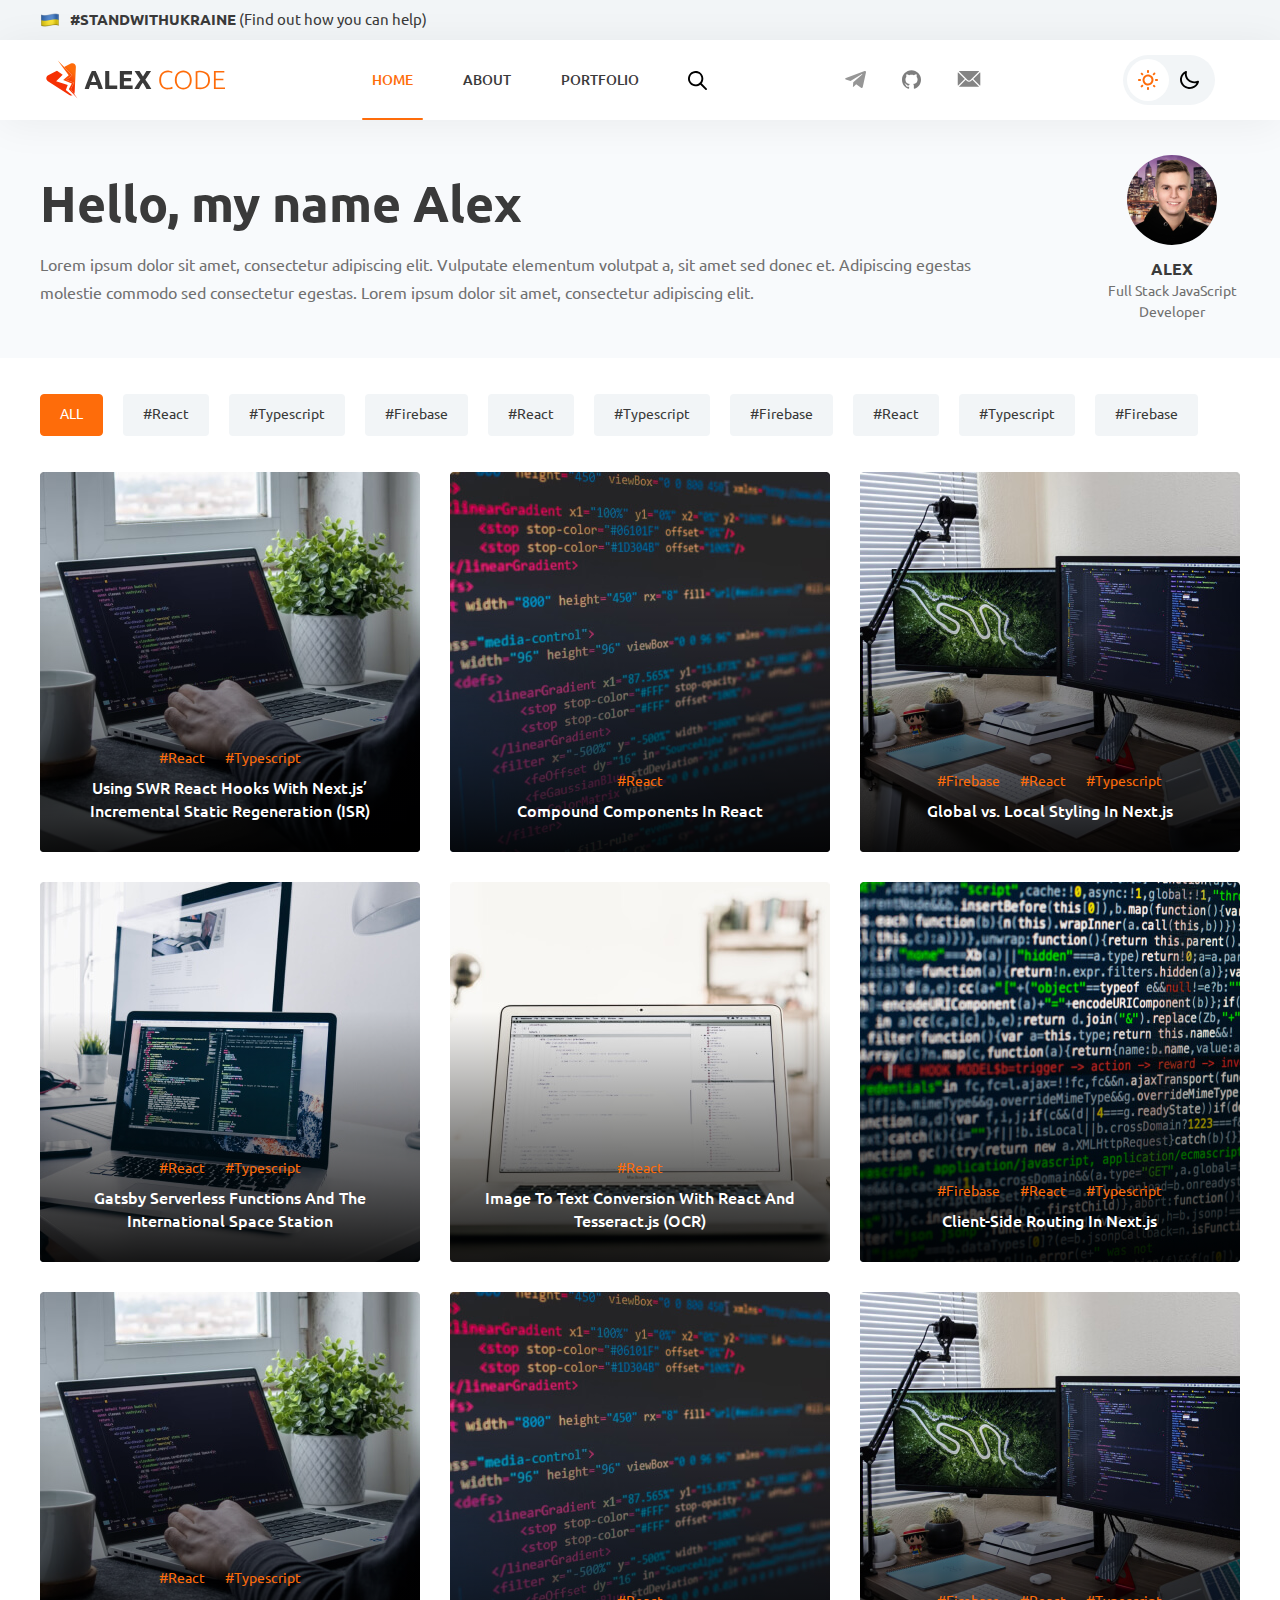
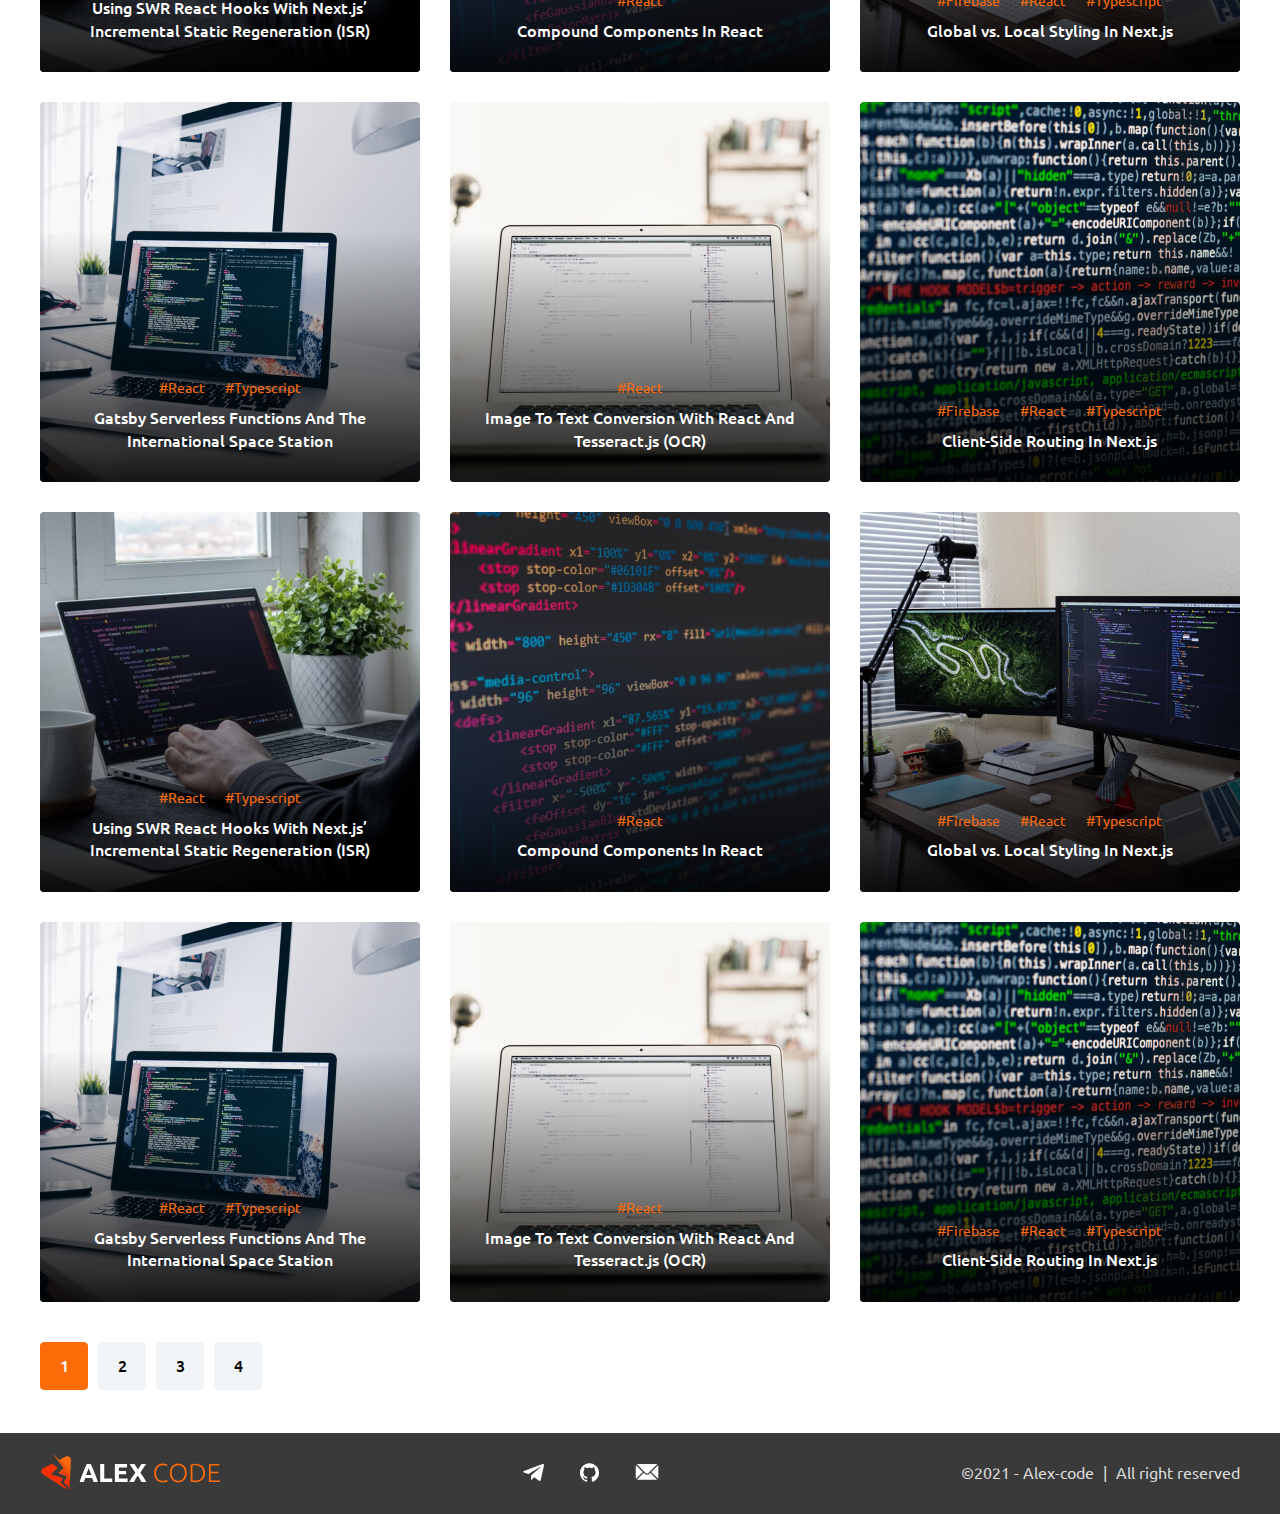
<file: html-theme/index_mobile.html>
<!DOCTYPE HTML>
<html lang="ru">
<head>
	<meta charset="UTF-8">
	<title>AlexCode</title>
	<meta name="viewport" content="width=device-width, initial-scale=1.0">
	<!--[if IE]>
		<script src="//cdnjs.cloudflare.com/ajax/libs/html5shiv/r29/html5.min.js"></script>
	<![endif]-->
	<style>
		@font-face {
			font-display: swap;
			font-family: "Ubuntu";
			src: url(fonts/Ubuntu-Regular.woff2) format("woff2"),
			url("fonts/Ubuntu-Regular.woff") format("woff");
			font-style: normal;
			font-weight: 400;
		}
		@font-face {
			font-display: swap;
			font-family: "Ubuntu";
			src: url(fonts/Ubuntu-Medium.woff2) format("woff2"),
			url("fonts/Ubuntu-Medium.woff") format("woff");
			font-style: normal;
			font-weight: 500;
		}
		@font-face {
			font-display: swap;
			font-family: "Ubuntu";
			src: url(fonts/Ubuntu-Bold.woff2) format("woff2"),
			url("fonts/Ubuntu-Bold.woff") format("woff");
			font-style: normal;
			font-weight: 700;
		}
	</style>

	<link rel="stylesheet" href="css/main.css" />

	<link rel="apple-touch-icon" sizes="180x180" href="apple-touch-icon.png">
	<link rel="icon" type="image/png" sizes="32x32" href="favicon-32x32.png">
	<link rel="icon" type="image/png" sizes="16x16" href="favicon-16x16.png">
	<link rel="manifest" href="site.webmanifest">
	<link rel="mask-icon" href="safari-pinned-tab.svg" color="#5bbad5">
	<meta name="msapplication-TileColor" content="#da532c">
	<meta name="theme-color" content="#ffffff">
</head>
<body>
	
	<div class="page">

		<div class="ukraine-support">
			<div class="container">
				<div class="ukraine-flex">
					<img width="20" height="20" src="images/ua-flag.png" alt="">
					<a href="https://war.ukraine.ua/support-ukraine/" target="_blank"><strong>#StandWithUkraine</strong> (Find out how you can help)</a>
				</div>
			</div>
		</div>
		
		<!--header-->
		<header>
			<div class="container">
				<div class="header-content-mobile">
					<a href="" class="main-logo">
						<img class="light" src="images/main-logo.svg" alt="">
						<img class="dark" src="images/main-logo-dark.svg" alt="">
					</a>
					<div class="header-buter"><img src="images/buter.svg" alt=""></div>
				</div>
				<div class="header-content" style="display: flex;">
					<div class="tob-block">
						<a href="" class="main-logo">
							<img class="light" src="images/main-logo.svg" alt="">
							<img class="dark" src="images/main-logo-dark.svg" alt="">
						</a>
						<div class="header-close"><img src="images/close.svg" alt=""></div>
					</div>

					<!-- mobile-search -->
					<div class="mobile-search">
						<div class="mobile-search-content">
							<form action="#" method="post" class="mobile-search-form simple-form">
								<div class="input-block">
									<input type="text" placeholder="Site search">
								</div>
							</form>
							<!-- <div class="no-results">Not found.</div> -->
							<div class="mobile-search-results">
								<div class="mobile-posts-block">
									<div class="inner-flex">
										<a href="" class="image"><img src="images/related-posts-1.jpg" alt=""></a>
										<a href="" class="name">Using SWR React Hooks With Next.js’ Incremental Static Regeneration (ISR)</a>
									</div>
									<div class="tags">
										<a href="">#Firebase</a>
										<a href="">#React</a>
										<a href="">#Typescript</a>
									</div>
								</div>
								<div class="mobile-posts-block">
									<div class="inner-flex">
										<a href="" class="image"><img src="images/related-posts-1.jpg" alt=""></a>
										<a href="" class="name">Using SWR React Hooks With Next.js’ Incremental Static Regeneration (ISR)</a>
									</div>
									<div class="tags">
										<a href="">#Firebase</a>
										<a href="">#React</a>
										<a href="">#Typescript</a>
									</div>
								</div>
								<div class="mobile-posts-block">
									<div class="inner-flex">
										<a href="" class="image"><img src="images/related-posts-1.jpg" alt=""></a>
										<a href="" class="name">Using SWR React Hooks With Next.js’ Incremental Static Regeneration (ISR)</a>
									</div>
									<div class="tags">
										<a href="">#Firebase</a>
										<a href="">#React</a>
										<a href="">#Typescript</a>
									</div>
								</div>
								<div class="mobile-posts-block">
									<div class="inner-flex">
										<a href="" class="image"><img src="images/related-posts-1.jpg" alt=""></a>
										<a href="" class="name">Using SWR React Hooks With Next.js’ Incremental Static Regeneration (ISR)</a>
									</div>
									<div class="tags">
										<a href="">#Firebase</a>
										<a href="">#React</a>
										<a href="">#Typescript</a>
									</div>
								</div>
								<div class="mobile-posts-block">
									<div class="inner-flex">
										<a href="" class="image"><img src="images/related-posts-1.jpg" alt=""></a>
										<a href="" class="name">Using SWR React Hooks With Next.js’ Incremental Static Regeneration (ISR)</a>
									</div>
									<div class="tags">
										<a href="">#Firebase</a>
										<a href="">#React</a>
										<a href="">#Typescript</a>
									</div>
								</div>
								<div class="mobile-posts-block">
									<div class="inner-flex">
										<a href="" class="image"><img src="images/related-posts-1.jpg" alt=""></a>
										<a href="" class="name">Using SWR React Hooks With Next.js’ Incremental Static Regeneration (ISR)</a>
									</div>
									<div class="tags">
										<a href="">#Firebase</a>
										<a href="">#React</a>
										<a href="">#Typescript</a>
									</div>
								</div>
							</div>
						</div>
						<div class="mobile-search-overlay">
							<div class="close-search"><img src="images/close-search.svg" alt=""></div>
						</div>
					</div>
					

					<div class="header-menu-outer">
						<ul class="header-menu">
							<li><a href="" class="active">Home</a></li>
							<li><a href="">About</a></li>
							<li><a href="">Portfolio</a></li>
						</ul>
						<div class="header-search-desctop"><img src="images/search.svg" alt=""></div>
					</div>
					<ul class="header-socials">
						<li><a href=""><img src="images/telegram.svg" alt=""></a></li>
						<li><a href="" class="git"><img src="images/github.svg" alt=""></a></li>
						<li><a href="mailto:1alexvash@gmail.com"><img src="images/mail.svg" alt=""></a></li>
					</ul>
					<ul class="theme-switcher">
						<li class="light"><img src="images/sun.svg" alt=""></li>
						<li class="dark"><img src="images/moon.svg" alt=""></li>
					</ul>
				</div>
			</div>

			<!-- desctop-search -->
			<div class="desctop-search">
				<div class="container">
					<div class="desctop-search-content">
						<form action="#" method="post" class="desctop-search-form simple-form">
							<div class="input-block">
								<input type="text" placeholder="Site search">
							</div>
						</form>
						<!-- <div class="no-results">Not found.</div> -->
						<div class="desctop-search-results">
							<div class="related-posts-block">
								<a href="" class="image"><img src="images/related-posts-1.jpg" alt=""></a>
								<div class="inner">
									<a href="" class="name">Using SWR React Hooks With Next.js’ Incremental Static Regeneration (ISR)</a>
									<div class="tags">
										<a href="">#Firebase</a>
										<a href="">#React</a>
										<a href="">#Typescript</a>
									</div>
								</div>
							</div>
							<div class="related-posts-block">
								<a href="" class="image"><img src="images/related-posts-2.jpg" alt=""></a>
								<div class="inner">
									<a href="" class="name">Client-Side Routing In Next.js</a>
									<div class="tags">
										<a href="">#Firebase</a>
										<a href="">#React</a>
									</div>
								</div>
							</div>
							<div class="related-posts-block">
								<a href="" class="image"><img src="images/related-posts-3.jpg" alt=""></a>
								<div class="inner">
									<a href="" class="name">Using SWR React Hooks With Next.js’ Incremental</a>
									<div class="tags">
										<a href="">#Firebase</a>
									</div>
								</div>
							</div>
							<div class="related-posts-block">
								<a href="" class="image"><img src="images/related-posts-1.jpg" alt=""></a>
								<div class="inner">
									<a href="" class="name">Using SWR React Hooks With Next.js’ Incremental Static Regeneration (ISR)</a>
									<div class="tags">
										<a href="">#Firebase</a>
										<a href="">#React</a>
										<a href="">#Typescript</a>
									</div>
								</div>
							</div>
							<div class="related-posts-block">
								<a href="" class="image"><img src="images/related-posts-2.jpg" alt=""></a>
								<div class="inner">
									<a href="" class="name">Client-Side Routing In Next.js</a>
									<div class="tags">
										<a href="">#Firebase</a>
										<a href="">#React</a>
									</div>
								</div>
							</div>
							<div class="related-posts-block">
								<a href="" class="image"><img src="images/related-posts-3.jpg" alt=""></a>
								<div class="inner">
									<a href="" class="name">Using SWR React Hooks With Next.js’ Incremental</a>
									<div class="tags">
										<a href="">#Firebase</a>
									</div>
								</div>
							</div>
							<div class="related-posts-block">
								<a href="" class="image"><img src="images/related-posts-1.jpg" alt=""></a>
								<div class="inner">
									<a href="" class="name">Using SWR React Hooks With Next.js’ Incremental Static Regeneration (ISR)</a>
									<div class="tags">
										<a href="">#Firebase</a>
										<a href="">#React</a>
										<a href="">#Typescript</a>
									</div>
								</div>
							</div>
							<div class="related-posts-block">
								<a href="" class="image"><img src="images/related-posts-2.jpg" alt=""></a>
								<div class="inner">
									<a href="" class="name">Client-Side Routing In Next.js</a>
									<div class="tags">
										<a href="">#Firebase</a>
										<a href="">#React</a>
									</div>
								</div>
							</div>
							<div class="related-posts-block">
								<a href="" class="image"><img src="images/related-posts-3.jpg" alt=""></a>
								<div class="inner">
									<a href="" class="name">Using SWR React Hooks With Next.js’ Incremental</a>
									<div class="tags">
										<a href="">#Firebase</a>
									</div>
								</div>
							</div>
							<div class="related-posts-block">
								<a href="" class="image"><img src="images/related-posts-1.jpg" alt=""></a>
								<div class="inner">
									<a href="" class="name">Using SWR React Hooks With Next.js’ Incremental Static Regeneration (ISR)</a>
									<div class="tags">
										<a href="">#Firebase</a>
										<a href="">#React</a>
										<a href="">#Typescript</a>
									</div>
								</div>
							</div>
						</div>
					</div>
				</div>
			</div>
			<div class="search-overlay">
				<div class="close-search"><img src="images/close-search.svg" alt=""></div>
			</div>
		</header>
		<!--//header-->
		

		<!--main-content-->
		<div class="main-content">
			
			<!-- intro-section -->
			<section class="intro-section">
				<div class="container">
					<div class="intro-content">
						<div class="intro-avatar">
							<div class="image"><img src="images/author-avatar.jpg" alt=""></div>
							<div class="name">Alex</div>
							<div class="job">Full Stack JavaScript Developer</div>
						</div>
						<div class="intro-text">
							<h1>Hello, my name Alex</h1>
							<p>Lorem ipsum dolor sit amet, consectetur adipiscing elit. Vulputate elementum volutpat a, sit amet sed donec et. Adipiscing egestas molestie commodo sed consectetur egestas. Lorem ipsum dolor sit amet, consectetur adipiscing elit.</p>
						</div>
					</div>
				</div>
			</section>

			<!-- posts-list -->
			<section class="simple-section">
				<div class="container">
					<ul class="filter-tags-list">
						<li><a href="" class="active">ALL</a></li>
						<li><a href="">#React</a></li>
						<li><a href="">#Typescript</a></li>
						<li><a href="">#Firebase</a></li>
						<li><a href="">#React</a></li>
						<li><a href="">#Typescript</a></li>
						<li><a href="">#Firebase</a></li>
						<li><a href="">#React</a></li>
						<li><a href="">#Typescript</a></li>
						<li><a href="">#Firebase</a></li>
					</ul>

					<ul class="posts-list">
						<li>
							<div class="posts-list-block">
								<div class="content">
									<a href="" class="post-img"><img src="images/post-pic-1.jpg" alt=""></a>
									<div class="tags">
										<a href="">#React</a>
										<a href="">#Typescript</a>
									</div>
									<a href="" class="link">Using SWR React Hooks With Next.js’ Incremental Static Regeneration (ISR)</a>
								</div>
							</div>
						</li>
						<li>
							<div class="posts-list-block">
								<div class="content">
									<a href="" class="post-img"><img src="images/post-pic-2.jpg" alt=""></a>
									<div class="tags">
										<a href="">#React</a>
									</div>
									<a href="" class="link">Compound Components In React</a>
								</div>
							</div>
						</li>
						<li>
							<div class="posts-list-block">
								<div class="content">
									<a href="" class="post-img"><img src="images/post-pic-3.jpg" alt=""></a>
									<div class="tags">
										<a href="">#Firebase</a>
										<a href="">#React</a>
										<a href="">#Typescript</a>
									</div>
									<a href="" class="link">Global vs. Local Styling In Next.js</a>
								</div>
							</div>
						</li>
						<li>
							<div class="posts-list-block">
								<div class="content">
									<a href="" class="post-img"><img src="images/post-pic-4.jpg" alt=""></a>
									<div class="tags">
										<a href="">#React</a>
										<a href="">#Typescript</a>
									</div>
									<a href="" class="link">Gatsby Serverless Functions And The International Space Station</a>
								</div>
							</div>
						</li>
						<li>
							<div class="posts-list-block">
								<div class="content">
									<a href="" class="post-img"><img src="images/post-pic-5.jpg" alt=""></a>
									<div class="tags">
										<a href="">#React</a>
									</div>
									<a href="" class="link">Image To Text Conversion With React And Tesseract.js (OCR)</a>
								</div>
							</div>
						</li>
						<li>
							<div class="posts-list-block">
								<div class="content">
									<a href="" class="post-img"><img src="images/post-pic-6.jpg" alt=""></a>
									<div class="tags">
										<a href="">#Firebase</a>
										<a href="">#React</a>
										<a href="">#Typescript</a>
									</div>
									<a href="" class="link">Client-Side Routing In Next.js</a>
								</div>
							</div>
						</li>
						<li>
							<div class="posts-list-block">
								<div class="content">
									<a href="" class="post-img"><img src="images/post-pic-1.jpg" alt=""></a>
									<div class="tags">
										<a href="">#React</a>
										<a href="">#Typescript</a>
									</div>
									<a href="" class="link">Using SWR React Hooks With Next.js’ Incremental Static Regeneration (ISR)</a>
								</div>
							</div>
						</li>
						<li>
							<div class="posts-list-block">
								<div class="content">
									<a href="" class="post-img"><img src="images/post-pic-2.jpg" alt=""></a>
									<div class="tags">
										<a href="">#React</a>
									</div>
									<a href="" class="link">Compound Components In React</a>
								</div>
							</div>
						</li>
						<li>
							<div class="posts-list-block">
								<div class="content">
									<a href="" class="post-img"><img src="images/post-pic-3.jpg" alt=""></a>
									<div class="tags">
										<a href="">#Firebase</a>
										<a href="">#React</a>
										<a href="">#Typescript</a>
									</div>
									<a href="" class="link">Global vs. Local Styling In Next.js</a>
								</div>
							</div>
						</li>
						<li>
							<div class="posts-list-block">
								<div class="content">
									<a href="" class="post-img"><img src="images/post-pic-4.jpg" alt=""></a>
									<div class="tags">
										<a href="">#React</a>
										<a href="">#Typescript</a>
									</div>
									<a href="" class="link">Gatsby Serverless Functions And The International Space Station</a>
								</div>
							</div>
						</li>
						<li>
							<div class="posts-list-block">
								<div class="content">
									<a href="" class="post-img"><img src="images/post-pic-5.jpg" alt=""></a>
									<div class="tags">
										<a href="">#React</a>
									</div>
									<a href="" class="link">Image To Text Conversion With React And Tesseract.js (OCR)</a>
								</div>
							</div>
						</li>
						<li>
							<div class="posts-list-block">
								<div class="content">
									<a href="" class="post-img"><img src="images/post-pic-6.jpg" alt=""></a>
									<div class="tags">
										<a href="">#Firebase</a>
										<a href="">#React</a>
										<a href="">#Typescript</a>
									</div>
									<a href="" class="link">Client-Side Routing In Next.js</a>
								</div>
							</div>
						</li>
						<li>
							<div class="posts-list-block">
								<div class="content">
									<a href="" class="post-img"><img src="images/post-pic-1.jpg" alt=""></a>
									<div class="tags">
										<a href="">#React</a>
										<a href="">#Typescript</a>
									</div>
									<a href="" class="link">Using SWR React Hooks With Next.js’ Incremental Static Regeneration (ISR)</a>
								</div>
							</div>
						</li>
						<li>
							<div class="posts-list-block">
								<div class="content">
									<a href="" class="post-img"><img src="images/post-pic-2.jpg" alt=""></a>
									<div class="tags">
										<a href="">#React</a>
									</div>
									<a href="" class="link">Compound Components In React</a>
								</div>
							</div>
						</li>
						<li>
							<div class="posts-list-block">
								<div class="content">
									<a href="" class="post-img"><img src="images/post-pic-3.jpg" alt=""></a>
									<div class="tags">
										<a href="">#Firebase</a>
										<a href="">#React</a>
										<a href="">#Typescript</a>
									</div>
									<a href="" class="link">Global vs. Local Styling In Next.js</a>
								</div>
							</div>
						</li>
						<li>
							<div class="posts-list-block">
								<div class="content">
									<a href="" class="post-img"><img src="images/post-pic-4.jpg" alt=""></a>
									<div class="tags">
										<a href="">#React</a>
										<a href="">#Typescript</a>
									</div>
									<a href="" class="link">Gatsby Serverless Functions And The International Space Station</a>
								</div>
							</div>
						</li>
						<li>
							<div class="posts-list-block">
								<div class="content">
									<a href="" class="post-img"><img src="images/post-pic-5.jpg" alt=""></a>
									<div class="tags">
										<a href="">#React</a>
									</div>
									<a href="" class="link">Image To Text Conversion With React And Tesseract.js (OCR)</a>
								</div>
							</div>
						</li>
						<li>
							<div class="posts-list-block">
								<div class="content">
									<a href="" class="post-img"><img src="images/post-pic-6.jpg" alt=""></a>
									<div class="tags">
										<a href="">#Firebase</a>
										<a href="">#React</a>
										<a href="">#Typescript</a>
									</div>
									<a href="" class="link">Client-Side Routing In Next.js</a>
								</div>
							</div>
						</li>
					</ul>

					<ul class="pagination">
						<li><a href="" class="active">1</a></li>
						<li><a href="">2</a></li>
						<li><a href="">3</a></li>
						<li><a href="">4</a></li>
					</ul>
				</div>
			</section>

		</div>
		<!--//main-content-->

		<footer>
			<div class="container">
				<div class="footer-content">
					<div class="footer-logo"><img src="images/footer-logo.svg" alt=""></div>
					<ul class="footer-socials">
						<li><a href=""><img src="images/telegram.svg" alt=""></a></li>
						<li><a href=""><img src="images/github-gray.svg" alt=""></a></li>
						<li><a href="mailto:1alexvash@gmail.com"><img src="images/mail.svg" alt=""></a></li>
					</ul>
					<div class="copyright">&copy;2021 - Alex-code  <span class="divider">|</span>   All right reserved</div>
				</div>
			</div>
		</footer>

	</div>
	
</body>
</html>
</file>
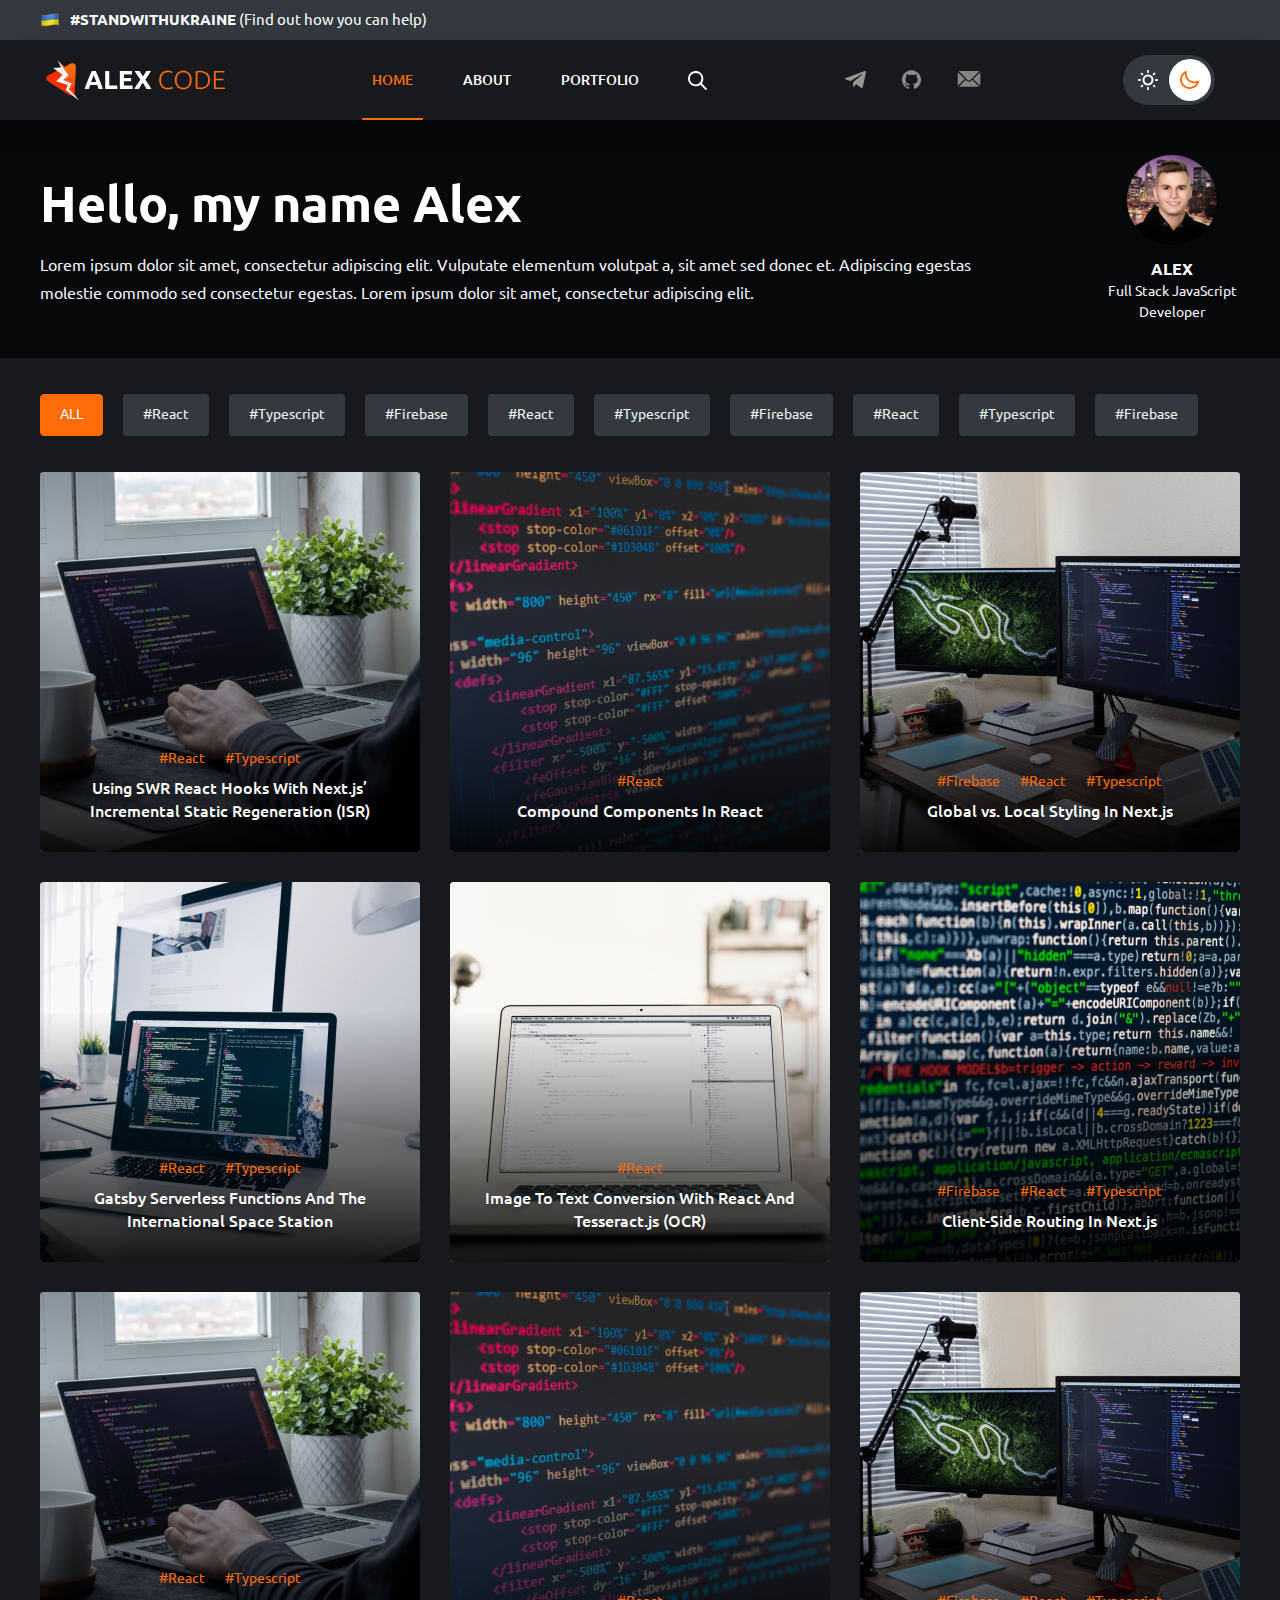
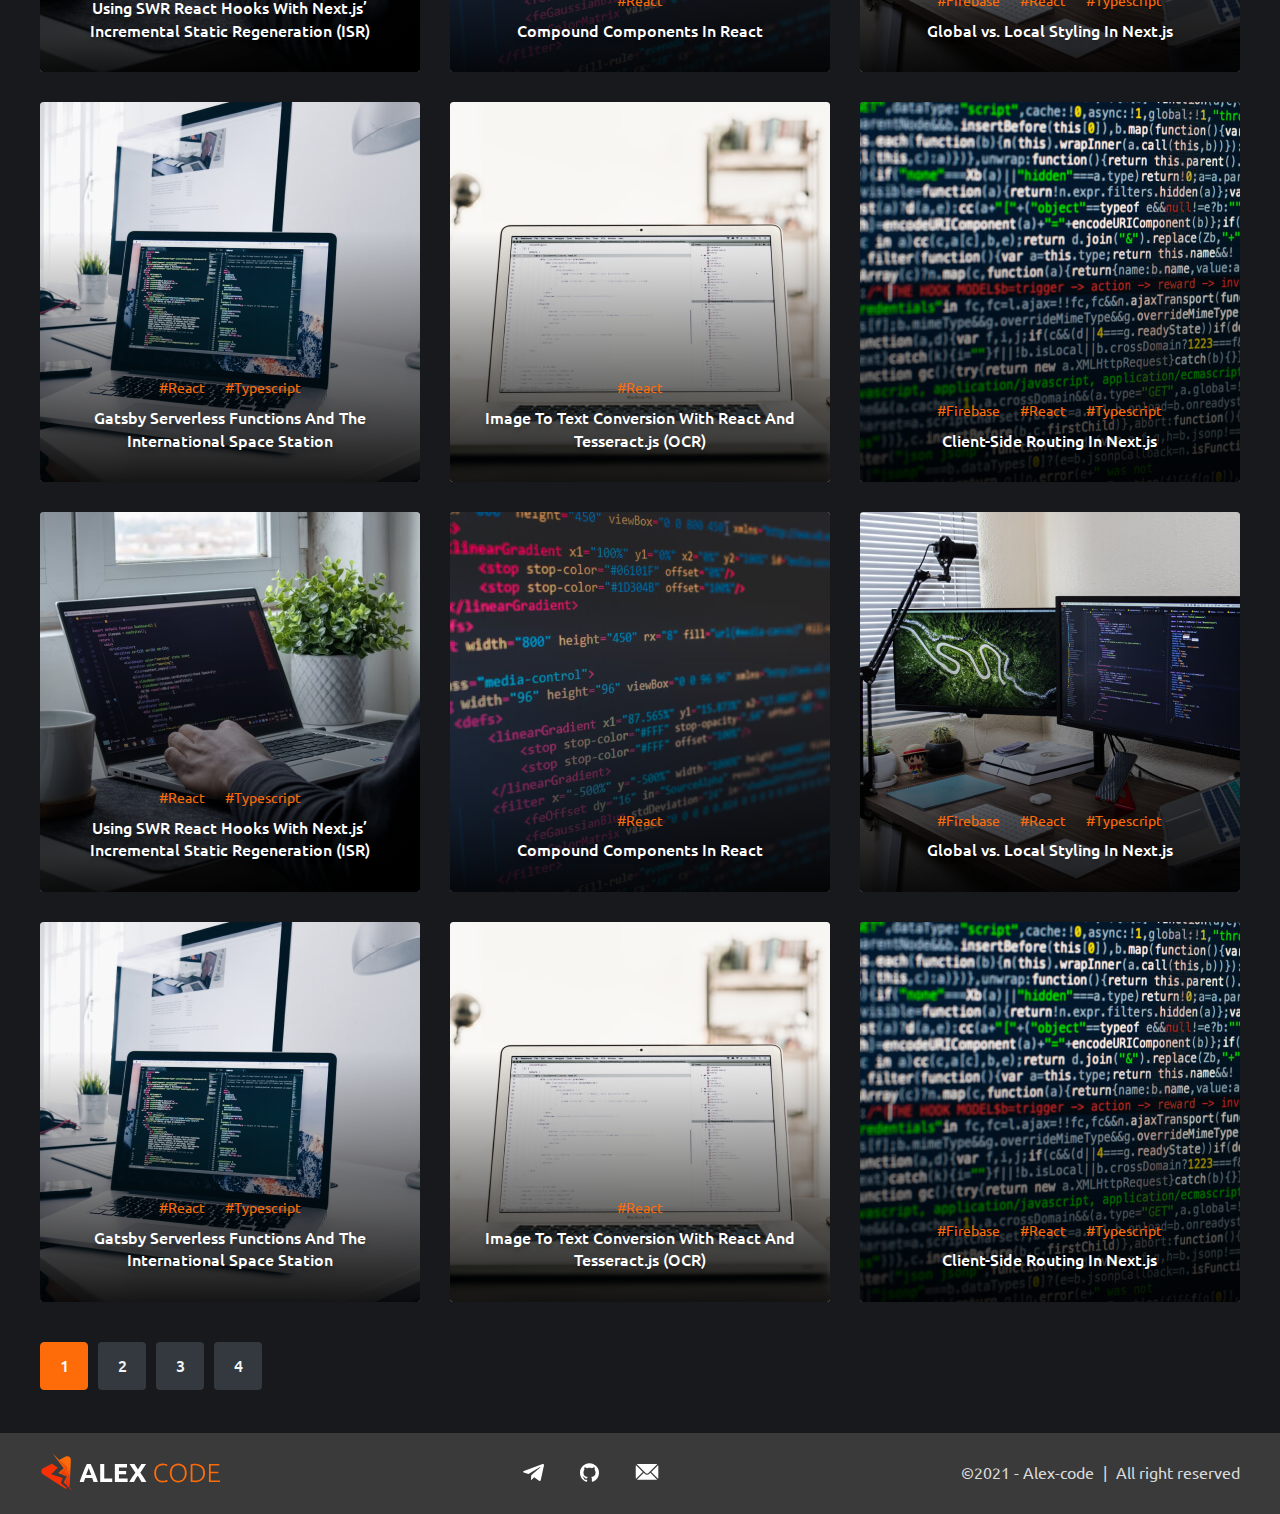
<file: html-theme/index_mobile_dark.html>
<!DOCTYPE HTML>
<html lang="ru">
<head>
	<meta charset="UTF-8">
	<title>AlexCode</title>
	<meta name="viewport" content="width=device-width, initial-scale=1.0">
	<!--[if IE]>
		<script src="//cdnjs.cloudflare.com/ajax/libs/html5shiv/r29/html5.min.js"></script>
	<![endif]-->
	<style>
		@font-face {
			font-display: swap;
			font-family: "Ubuntu";
			src: url(fonts/Ubuntu-Regular.woff2) format("woff2"),
			url("fonts/Ubuntu-Regular.woff") format("woff");
			font-style: normal;
			font-weight: 400;
		}
		@font-face {
			font-display: swap;
			font-family: "Ubuntu";
			src: url(fonts/Ubuntu-Medium.woff2) format("woff2"),
			url("fonts/Ubuntu-Medium.woff") format("woff");
			font-style: normal;
			font-weight: 500;
		}
		@font-face {
			font-display: swap;
			font-family: "Ubuntu";
			src: url(fonts/Ubuntu-Bold.woff2) format("woff2"),
			url("fonts/Ubuntu-Bold.woff") format("woff");
			font-style: normal;
			font-weight: 700;
		}
	</style>

	<link rel="stylesheet" href="css/main.css" />

	<link rel="apple-touch-icon" sizes="180x180" href="apple-touch-icon.png">
	<link rel="icon" type="image/png" sizes="32x32" href="favicon-32x32.png">
	<link rel="icon" type="image/png" sizes="16x16" href="favicon-16x16.png">
	<link rel="manifest" href="site.webmanifest">
	<link rel="mask-icon" href="safari-pinned-tab.svg" color="#5bbad5">
	<meta name="msapplication-TileColor" content="#da532c">
	<meta name="theme-color" content="#ffffff">
</head>
<body class="dark-theme">
	
	<div class="page">

		<div class="ukraine-support">
			<div class="container">
				<div class="ukraine-flex">
					<img width="20" height="20" src="images/ua-flag.png" alt="">
					<a href="https://war.ukraine.ua/support-ukraine/" target="_blank"><strong>#StandWithUkraine</strong> (Find out how you can help)</a>
				</div>
			</div>
		</div>
		
		<!--header-->
		<header>
			<div class="container">
				<div class="header-content-mobile">
					<a href="" class="main-logo">
						<img class="light" src="images/main-logo.svg" alt="">
						<img class="dark" src="images/main-logo-dark.svg" alt="">
					</a>
					<div class="header-buter"><img src="images/buter.svg" alt=""></div>
				</div>
				<div class="header-content" style="display: flex;">
					<div class="tob-block">
						<a href="" class="main-logo">
							<img class="light" src="images/main-logo.svg" alt="">
							<img class="dark" src="images/main-logo-dark.svg" alt="">
						</a>
						<div class="header-close"><img src="images/close.svg" alt=""></div>
					</div>

					<!-- mobile-search -->
					<div class="mobile-search">
						<div class="mobile-search-content">
							<form action="#" method="post" class="mobile-search-form simple-form">
								<div class="input-block">
									<input type="text" placeholder="Site search">
								</div>
							</form>
							<!-- <div class="no-results">Not found.</div> -->
							<div class="mobile-search-results">
								<div class="mobile-posts-block">
									<div class="inner-flex">
										<a href="" class="image"><img src="images/related-posts-1.jpg" alt=""></a>
										<a href="" class="name">Using SWR React Hooks With Next.js’ Incremental Static Regeneration (ISR)</a>
									</div>
									<div class="tags">
										<a href="">#Firebase</a>
										<a href="">#React</a>
										<a href="">#Typescript</a>
									</div>
								</div>
								<div class="mobile-posts-block">
									<div class="inner-flex">
										<a href="" class="image"><img src="images/related-posts-1.jpg" alt=""></a>
										<a href="" class="name">Using SWR React Hooks With Next.js’ Incremental Static Regeneration (ISR)</a>
									</div>
									<div class="tags">
										<a href="">#Firebase</a>
										<a href="">#React</a>
										<a href="">#Typescript</a>
									</div>
								</div>
								<div class="mobile-posts-block">
									<div class="inner-flex">
										<a href="" class="image"><img src="images/related-posts-1.jpg" alt=""></a>
										<a href="" class="name">Using SWR React Hooks With Next.js’ Incremental Static Regeneration (ISR)</a>
									</div>
									<div class="tags">
										<a href="">#Firebase</a>
										<a href="">#React</a>
										<a href="">#Typescript</a>
									</div>
								</div>
								<div class="mobile-posts-block">
									<div class="inner-flex">
										<a href="" class="image"><img src="images/related-posts-1.jpg" alt=""></a>
										<a href="" class="name">Using SWR React Hooks With Next.js’ Incremental Static Regeneration (ISR)</a>
									</div>
									<div class="tags">
										<a href="">#Firebase</a>
										<a href="">#React</a>
										<a href="">#Typescript</a>
									</div>
								</div>
								<div class="mobile-posts-block">
									<div class="inner-flex">
										<a href="" class="image"><img src="images/related-posts-1.jpg" alt=""></a>
										<a href="" class="name">Using SWR React Hooks With Next.js’ Incremental Static Regeneration (ISR)</a>
									</div>
									<div class="tags">
										<a href="">#Firebase</a>
										<a href="">#React</a>
										<a href="">#Typescript</a>
									</div>
								</div>
								<div class="mobile-posts-block">
									<div class="inner-flex">
										<a href="" class="image"><img src="images/related-posts-1.jpg" alt=""></a>
										<a href="" class="name">Using SWR React Hooks With Next.js’ Incremental Static Regeneration (ISR)</a>
									</div>
									<div class="tags">
										<a href="">#Firebase</a>
										<a href="">#React</a>
										<a href="">#Typescript</a>
									</div>
								</div>
							</div>
						</div>
						<div class="mobile-search-overlay">
							<div class="close-search"><img src="images/close-search.svg" alt=""></div>
						</div>
					</div>
					

					<div class="header-menu-outer">
						<ul class="header-menu">
							<li><a href="" class="active">Home</a></li>
							<li><a href="">About</a></li>
							<li><a href="">Portfolio</a></li>
						</ul>
						<div class="header-search-desctop"><img src="images/search.svg" alt=""></div>
					</div>
					<ul class="header-socials">
						<li><a href=""><img src="images/telegram.svg" alt=""></a></li>
						<li><a href="" class="git"><img src="images/github.svg" alt=""></a></li>
						<li><a href="mailto:1alexvash@gmail.com"><img src="images/mail.svg" alt=""></a></li>
					</ul>
					<ul class="theme-switcher">
						<li class="light"><img src="images/sun.svg" alt=""></li>
						<li class="dark"><img src="images/moon.svg" alt=""></li>
					</ul>
				</div>
			</div>

			<!-- desctop-search -->
			<div class="desctop-search">
				<div class="container">
					<div class="desctop-search-content">
						<form action="#" method="post" class="desctop-search-form simple-form">
							<div class="input-block">
								<input type="text" placeholder="Site search">
							</div>
						</form>
						<!-- <div class="no-results">Not found.</div> -->
						<div class="desctop-search-results">
							<div class="related-posts-block">
								<a href="" class="image"><img src="images/related-posts-1.jpg" alt=""></a>
								<div class="inner">
									<a href="" class="name">Using SWR React Hooks With Next.js’ Incremental Static Regeneration (ISR)</a>
									<div class="tags">
										<a href="">#Firebase</a>
										<a href="">#React</a>
										<a href="">#Typescript</a>
									</div>
								</div>
							</div>
							<div class="related-posts-block">
								<a href="" class="image"><img src="images/related-posts-2.jpg" alt=""></a>
								<div class="inner">
									<a href="" class="name">Client-Side Routing In Next.js</a>
									<div class="tags">
										<a href="">#Firebase</a>
										<a href="">#React</a>
									</div>
								</div>
							</div>
							<div class="related-posts-block">
								<a href="" class="image"><img src="images/related-posts-3.jpg" alt=""></a>
								<div class="inner">
									<a href="" class="name">Using SWR React Hooks With Next.js’ Incremental</a>
									<div class="tags">
										<a href="">#Firebase</a>
									</div>
								</div>
							</div>
							<div class="related-posts-block">
								<a href="" class="image"><img src="images/related-posts-1.jpg" alt=""></a>
								<div class="inner">
									<a href="" class="name">Using SWR React Hooks With Next.js’ Incremental Static Regeneration (ISR)</a>
									<div class="tags">
										<a href="">#Firebase</a>
										<a href="">#React</a>
										<a href="">#Typescript</a>
									</div>
								</div>
							</div>
							<div class="related-posts-block">
								<a href="" class="image"><img src="images/related-posts-2.jpg" alt=""></a>
								<div class="inner">
									<a href="" class="name">Client-Side Routing In Next.js</a>
									<div class="tags">
										<a href="">#Firebase</a>
										<a href="">#React</a>
									</div>
								</div>
							</div>
							<div class="related-posts-block">
								<a href="" class="image"><img src="images/related-posts-3.jpg" alt=""></a>
								<div class="inner">
									<a href="" class="name">Using SWR React Hooks With Next.js’ Incremental</a>
									<div class="tags">
										<a href="">#Firebase</a>
									</div>
								</div>
							</div>
							<div class="related-posts-block">
								<a href="" class="image"><img src="images/related-posts-1.jpg" alt=""></a>
								<div class="inner">
									<a href="" class="name">Using SWR React Hooks With Next.js’ Incremental Static Regeneration (ISR)</a>
									<div class="tags">
										<a href="">#Firebase</a>
										<a href="">#React</a>
										<a href="">#Typescript</a>
									</div>
								</div>
							</div>
							<div class="related-posts-block">
								<a href="" class="image"><img src="images/related-posts-2.jpg" alt=""></a>
								<div class="inner">
									<a href="" class="name">Client-Side Routing In Next.js</a>
									<div class="tags">
										<a href="">#Firebase</a>
										<a href="">#React</a>
									</div>
								</div>
							</div>
							<div class="related-posts-block">
								<a href="" class="image"><img src="images/related-posts-3.jpg" alt=""></a>
								<div class="inner">
									<a href="" class="name">Using SWR React Hooks With Next.js’ Incremental</a>
									<div class="tags">
										<a href="">#Firebase</a>
									</div>
								</div>
							</div>
							<div class="related-posts-block">
								<a href="" class="image"><img src="images/related-posts-1.jpg" alt=""></a>
								<div class="inner">
									<a href="" class="name">Using SWR React Hooks With Next.js’ Incremental Static Regeneration (ISR)</a>
									<div class="tags">
										<a href="">#Firebase</a>
										<a href="">#React</a>
										<a href="">#Typescript</a>
									</div>
								</div>
							</div>
						</div>
					</div>
				</div>
			</div>
			<div class="search-overlay">
				<div class="close-search"><img src="images/close-search.svg" alt=""></div>
			</div>
		</header>
		<!--//header-->
		

		<!--main-content-->
		<div class="main-content">
			
			<!-- intro-section -->
			<section class="intro-section">
				<div class="container">
					<div class="intro-content">
						<div class="intro-avatar">
							<div class="image"><img src="images/author-avatar.jpg" alt=""></div>
							<div class="name">Alex</div>
							<div class="job">Full Stack JavaScript Developer</div>
						</div>
						<div class="intro-text">
							<h1>Hello, my name Alex</h1>
							<p>Lorem ipsum dolor sit amet, consectetur adipiscing elit. Vulputate elementum volutpat a, sit amet sed donec et. Adipiscing egestas molestie commodo sed consectetur egestas. Lorem ipsum dolor sit amet, consectetur adipiscing elit.</p>
						</div>
					</div>
				</div>
			</section>

			<!-- posts-list -->
			<section class="simple-section">
				<div class="container">
					<ul class="filter-tags-list">
						<li><a href="" class="active">ALL</a></li>
						<li><a href="">#React</a></li>
						<li><a href="">#Typescript</a></li>
						<li><a href="">#Firebase</a></li>
						<li><a href="">#React</a></li>
						<li><a href="">#Typescript</a></li>
						<li><a href="">#Firebase</a></li>
						<li><a href="">#React</a></li>
						<li><a href="">#Typescript</a></li>
						<li><a href="">#Firebase</a></li>
					</ul>

					<ul class="posts-list">
						<li>
							<div class="posts-list-block">
								<div class="content">
									<a href="" class="post-img"><img src="images/post-pic-1.jpg" alt=""></a>
									<div class="tags">
										<a href="">#React</a>
										<a href="">#Typescript</a>
									</div>
									<a href="" class="link">Using SWR React Hooks With Next.js’ Incremental Static Regeneration (ISR)</a>
								</div>
							</div>
						</li>
						<li>
							<div class="posts-list-block">
								<div class="content">
									<a href="" class="post-img"><img src="images/post-pic-2.jpg" alt=""></a>
									<div class="tags">
										<a href="">#React</a>
									</div>
									<a href="" class="link">Compound Components In React</a>
								</div>
							</div>
						</li>
						<li>
							<div class="posts-list-block">
								<div class="content">
									<a href="" class="post-img"><img src="images/post-pic-3.jpg" alt=""></a>
									<div class="tags">
										<a href="">#Firebase</a>
										<a href="">#React</a>
										<a href="">#Typescript</a>
									</div>
									<a href="" class="link">Global vs. Local Styling In Next.js</a>
								</div>
							</div>
						</li>
						<li>
							<div class="posts-list-block">
								<div class="content">
									<a href="" class="post-img"><img src="images/post-pic-4.jpg" alt=""></a>
									<div class="tags">
										<a href="">#React</a>
										<a href="">#Typescript</a>
									</div>
									<a href="" class="link">Gatsby Serverless Functions And The International Space Station</a>
								</div>
							</div>
						</li>
						<li>
							<div class="posts-list-block">
								<div class="content">
									<a href="" class="post-img"><img src="images/post-pic-5.jpg" alt=""></a>
									<div class="tags">
										<a href="">#React</a>
									</div>
									<a href="" class="link">Image To Text Conversion With React And Tesseract.js (OCR)</a>
								</div>
							</div>
						</li>
						<li>
							<div class="posts-list-block">
								<div class="content">
									<a href="" class="post-img"><img src="images/post-pic-6.jpg" alt=""></a>
									<div class="tags">
										<a href="">#Firebase</a>
										<a href="">#React</a>
										<a href="">#Typescript</a>
									</div>
									<a href="" class="link">Client-Side Routing In Next.js</a>
								</div>
							</div>
						</li>
						<li>
							<div class="posts-list-block">
								<div class="content">
									<a href="" class="post-img"><img src="images/post-pic-1.jpg" alt=""></a>
									<div class="tags">
										<a href="">#React</a>
										<a href="">#Typescript</a>
									</div>
									<a href="" class="link">Using SWR React Hooks With Next.js’ Incremental Static Regeneration (ISR)</a>
								</div>
							</div>
						</li>
						<li>
							<div class="posts-list-block">
								<div class="content">
									<a href="" class="post-img"><img src="images/post-pic-2.jpg" alt=""></a>
									<div class="tags">
										<a href="">#React</a>
									</div>
									<a href="" class="link">Compound Components In React</a>
								</div>
							</div>
						</li>
						<li>
							<div class="posts-list-block">
								<div class="content">
									<a href="" class="post-img"><img src="images/post-pic-3.jpg" alt=""></a>
									<div class="tags">
										<a href="">#Firebase</a>
										<a href="">#React</a>
										<a href="">#Typescript</a>
									</div>
									<a href="" class="link">Global vs. Local Styling In Next.js</a>
								</div>
							</div>
						</li>
						<li>
							<div class="posts-list-block">
								<div class="content">
									<a href="" class="post-img"><img src="images/post-pic-4.jpg" alt=""></a>
									<div class="tags">
										<a href="">#React</a>
										<a href="">#Typescript</a>
									</div>
									<a href="" class="link">Gatsby Serverless Functions And The International Space Station</a>
								</div>
							</div>
						</li>
						<li>
							<div class="posts-list-block">
								<div class="content">
									<a href="" class="post-img"><img src="images/post-pic-5.jpg" alt=""></a>
									<div class="tags">
										<a href="">#React</a>
									</div>
									<a href="" class="link">Image To Text Conversion With React And Tesseract.js (OCR)</a>
								</div>
							</div>
						</li>
						<li>
							<div class="posts-list-block">
								<div class="content">
									<a href="" class="post-img"><img src="images/post-pic-6.jpg" alt=""></a>
									<div class="tags">
										<a href="">#Firebase</a>
										<a href="">#React</a>
										<a href="">#Typescript</a>
									</div>
									<a href="" class="link">Client-Side Routing In Next.js</a>
								</div>
							</div>
						</li>
						<li>
							<div class="posts-list-block">
								<div class="content">
									<a href="" class="post-img"><img src="images/post-pic-1.jpg" alt=""></a>
									<div class="tags">
										<a href="">#React</a>
										<a href="">#Typescript</a>
									</div>
									<a href="" class="link">Using SWR React Hooks With Next.js’ Incremental Static Regeneration (ISR)</a>
								</div>
							</div>
						</li>
						<li>
							<div class="posts-list-block">
								<div class="content">
									<a href="" class="post-img"><img src="images/post-pic-2.jpg" alt=""></a>
									<div class="tags">
										<a href="">#React</a>
									</div>
									<a href="" class="link">Compound Components In React</a>
								</div>
							</div>
						</li>
						<li>
							<div class="posts-list-block">
								<div class="content">
									<a href="" class="post-img"><img src="images/post-pic-3.jpg" alt=""></a>
									<div class="tags">
										<a href="">#Firebase</a>
										<a href="">#React</a>
										<a href="">#Typescript</a>
									</div>
									<a href="" class="link">Global vs. Local Styling In Next.js</a>
								</div>
							</div>
						</li>
						<li>
							<div class="posts-list-block">
								<div class="content">
									<a href="" class="post-img"><img src="images/post-pic-4.jpg" alt=""></a>
									<div class="tags">
										<a href="">#React</a>
										<a href="">#Typescript</a>
									</div>
									<a href="" class="link">Gatsby Serverless Functions And The International Space Station</a>
								</div>
							</div>
						</li>
						<li>
							<div class="posts-list-block">
								<div class="content">
									<a href="" class="post-img"><img src="images/post-pic-5.jpg" alt=""></a>
									<div class="tags">
										<a href="">#React</a>
									</div>
									<a href="" class="link">Image To Text Conversion With React And Tesseract.js (OCR)</a>
								</div>
							</div>
						</li>
						<li>
							<div class="posts-list-block">
								<div class="content">
									<a href="" class="post-img"><img src="images/post-pic-6.jpg" alt=""></a>
									<div class="tags">
										<a href="">#Firebase</a>
										<a href="">#React</a>
										<a href="">#Typescript</a>
									</div>
									<a href="" class="link">Client-Side Routing In Next.js</a>
								</div>
							</div>
						</li>
					</ul>

					<ul class="pagination">
						<li><a href="" class="active">1</a></li>
						<li><a href="">2</a></li>
						<li><a href="">3</a></li>
						<li><a href="">4</a></li>
					</ul>
				</div>
			</section>

		</div>
		<!--//main-content-->

		<footer>
			<div class="container">
				<div class="footer-content">
					<div class="footer-logo"><img src="images/footer-logo.svg" alt=""></div>
					<ul class="footer-socials">
						<li><a href=""><img src="images/telegram.svg" alt=""></a></li>
						<li><a href=""><img src="images/github-gray.svg" alt=""></a></li>
						<li><a href="mailto:1alexvash@gmail.com"><img src="images/mail.svg" alt=""></a></li>
					</ul>
					<div class="copyright">&copy;2021 - Alex-code  <span class="divider">|</span>   All right reserved</div>
				</div>
			</div>
		</footer>

	</div>
	
</body>
</html>
</file>
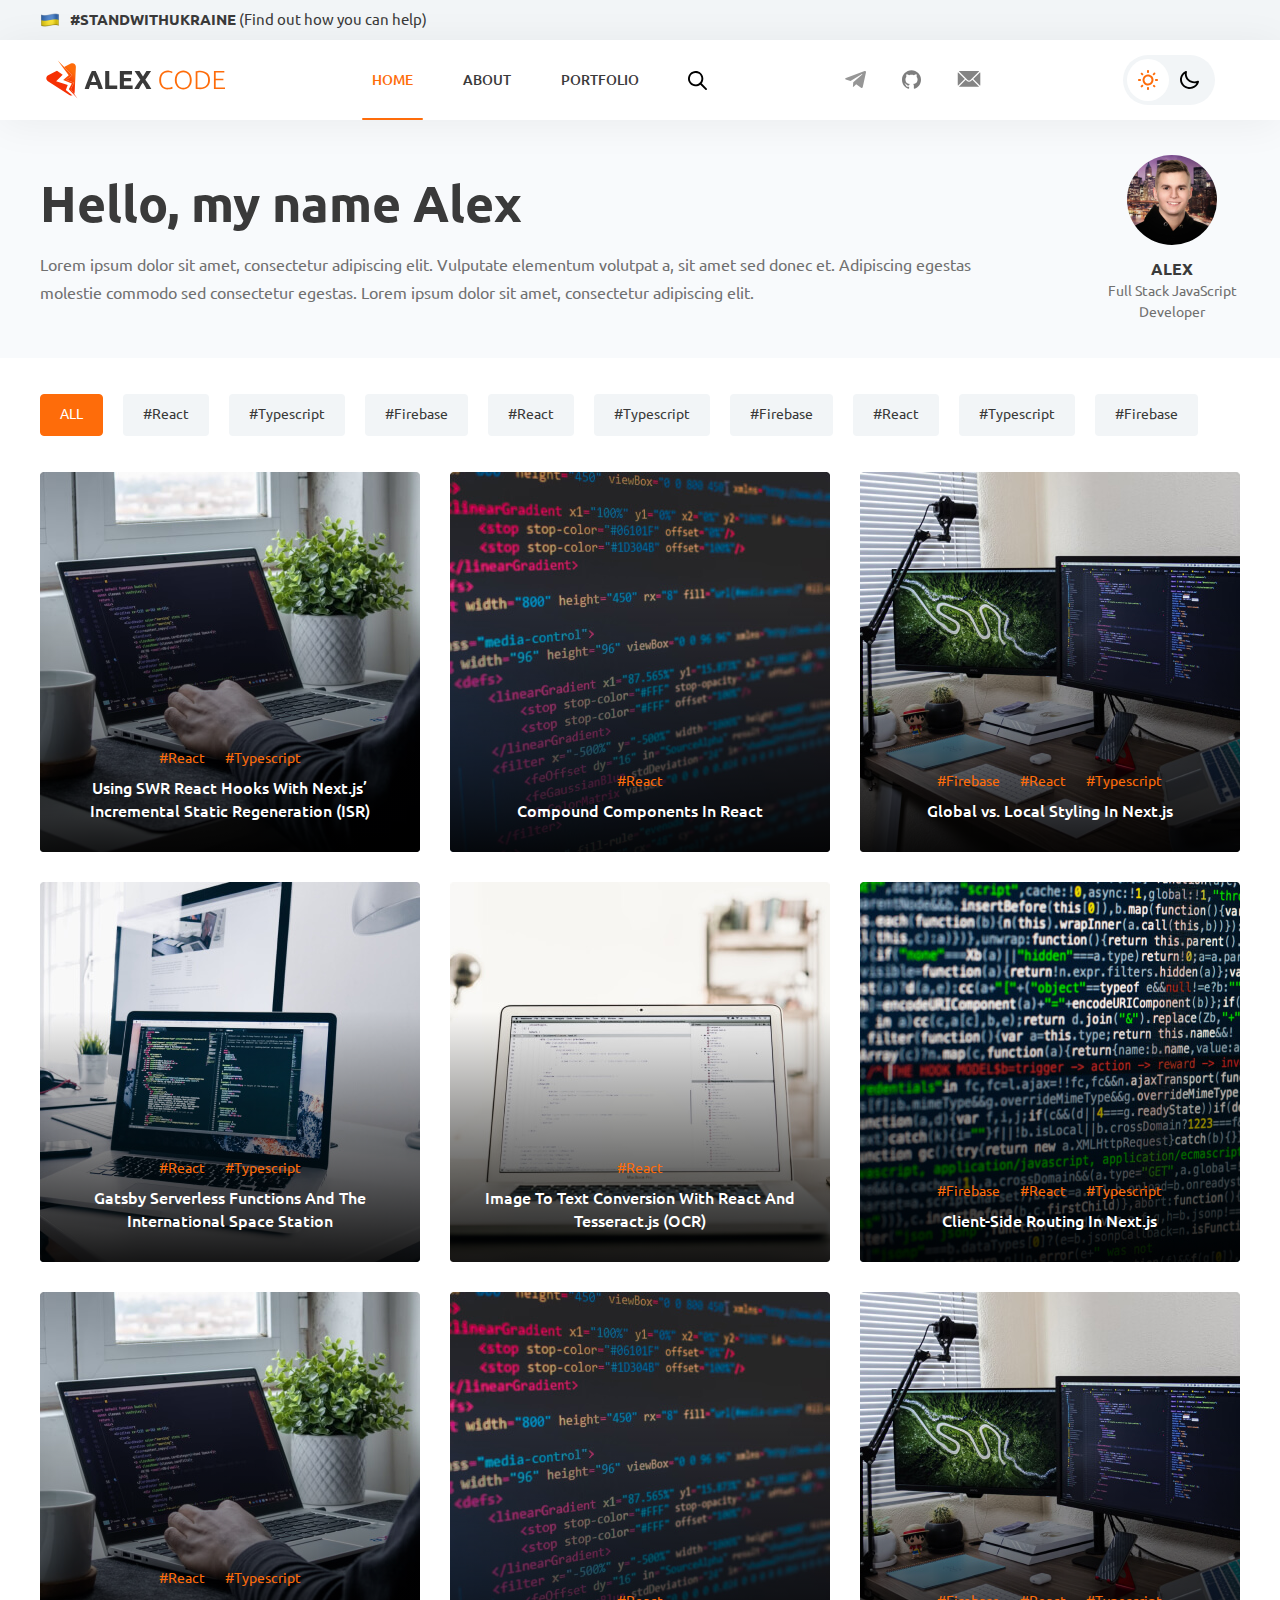
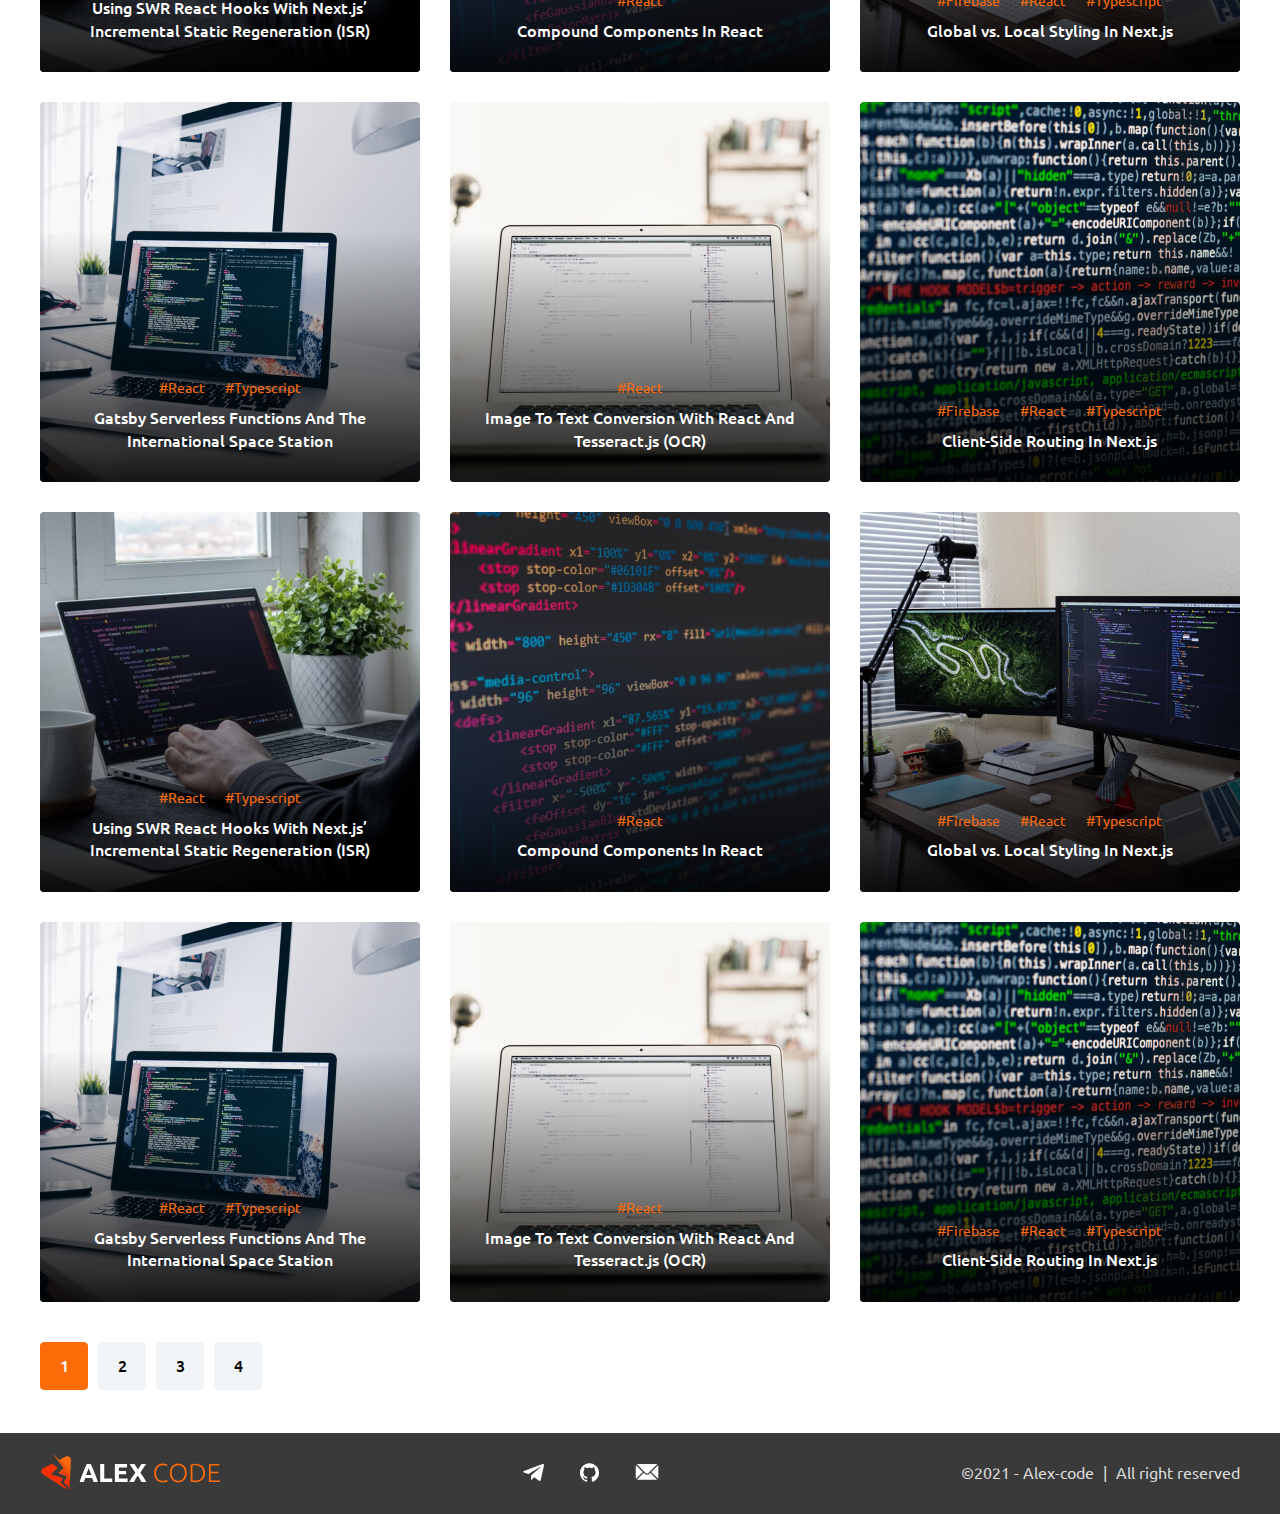
<file: html-theme/index_mobile_search.html>
<!DOCTYPE HTML>
<html lang="ru">
<head>
	<meta charset="UTF-8">
	<title>AlexCode</title>
	<meta name="viewport" content="width=device-width, initial-scale=1.0">
	<!--[if IE]>
		<script src="//cdnjs.cloudflare.com/ajax/libs/html5shiv/r29/html5.min.js"></script>
	<![endif]-->
	<style>
		@font-face {
			font-display: swap;
			font-family: "Ubuntu";
			src: url(fonts/Ubuntu-Regular.woff2) format("woff2"),
			url("fonts/Ubuntu-Regular.woff") format("woff");
			font-style: normal;
			font-weight: 400;
		}
		@font-face {
			font-display: swap;
			font-family: "Ubuntu";
			src: url(fonts/Ubuntu-Medium.woff2) format("woff2"),
			url("fonts/Ubuntu-Medium.woff") format("woff");
			font-style: normal;
			font-weight: 500;
		}
		@font-face {
			font-display: swap;
			font-family: "Ubuntu";
			src: url(fonts/Ubuntu-Bold.woff2) format("woff2"),
			url("fonts/Ubuntu-Bold.woff") format("woff");
			font-style: normal;
			font-weight: 700;
		}
	</style>

	<link rel="stylesheet" href="css/main.css" />

	<link rel="apple-touch-icon" sizes="180x180" href="apple-touch-icon.png">
	<link rel="icon" type="image/png" sizes="32x32" href="favicon-32x32.png">
	<link rel="icon" type="image/png" sizes="16x16" href="favicon-16x16.png">
	<link rel="manifest" href="site.webmanifest">
	<link rel="mask-icon" href="safari-pinned-tab.svg" color="#5bbad5">
	<meta name="msapplication-TileColor" content="#da532c">
	<meta name="theme-color" content="#ffffff">
</head>
<body>
	
	<div class="page">

		<div class="ukraine-support">
			<div class="container">
				<div class="ukraine-flex">
					<img width="20" height="20" src="images/ua-flag.png" alt="">
					<a href="https://war.ukraine.ua/support-ukraine/" target="_blank"><strong>#StandWithUkraine</strong> (Find out how you can help)</a>
				</div>
			</div>
		</div>
		
		<!--header-->
		<header>
			<div class="container">
				<div class="header-content-mobile">
					<a href="" class="main-logo">
						<img class="light" src="images/main-logo.svg" alt="">
						<img class="dark" src="images/main-logo-dark.svg" alt="">
					</a>
					<div class="header-buter"><img src="images/buter.svg" alt=""></div>
				</div>
				<div class="header-content" style="display: flex;">
					<div class="tob-block">
						<a href="" class="main-logo">
							<img class="light" src="images/main-logo.svg" alt="">
							<img class="dark" src="images/main-logo-dark.svg" alt="">
						</a>
						<div class="header-close"><img src="images/close.svg" alt=""></div>
					</div>

					<!-- mobile-search -->
					<div class="mobile-search">
						<div class="mobile-search-content">
							<form action="#" method="post" class="mobile-search-form simple-form">
								<div class="input-block">
									<input type="text" placeholder="Site search">
								</div>
							</form>
							<!-- <div class="no-results">Not found.</div> -->
							<div class="mobile-search-results" style="display: block;">
								<div class="mobile-posts-block">
									<div class="inner-flex">
										<a href="" class="image"><img src="images/related-posts-1.jpg" alt=""></a>
										<a href="" class="name">Using SWR React Hooks With Next.js’ Incremental Static Regeneration (ISR)</a>
									</div>
									<div class="tags">
										<a href="">#Firebase</a>
										<a href="">#React</a>
										<a href="">#Typescript</a>
									</div>
								</div>
								<div class="mobile-posts-block">
									<div class="inner-flex">
										<a href="" class="image"><img src="images/related-posts-1.jpg" alt=""></a>
										<a href="" class="name">Using SWR React Hooks With Next.js’ Incremental Static Regeneration (ISR)</a>
									</div>
									<div class="tags">
										<a href="">#Firebase</a>
										<a href="">#React</a>
										<a href="">#Typescript</a>
									</div>
								</div>
								<div class="mobile-posts-block">
									<div class="inner-flex">
										<a href="" class="image"><img src="images/related-posts-1.jpg" alt=""></a>
										<a href="" class="name">Using SWR React Hooks With Next.js’ Incremental Static Regeneration (ISR)</a>
									</div>
									<div class="tags">
										<a href="">#Firebase</a>
										<a href="">#React</a>
										<a href="">#Typescript</a>
									</div>
								</div>
								<div class="mobile-posts-block">
									<div class="inner-flex">
										<a href="" class="image"><img src="images/related-posts-1.jpg" alt=""></a>
										<a href="" class="name">Using SWR React Hooks With Next.js’ Incremental Static Regeneration (ISR)</a>
									</div>
									<div class="tags">
										<a href="">#Firebase</a>
										<a href="">#React</a>
										<a href="">#Typescript</a>
									</div>
								</div>
								<div class="mobile-posts-block">
									<div class="inner-flex">
										<a href="" class="image"><img src="images/related-posts-1.jpg" alt=""></a>
										<a href="" class="name">Using SWR React Hooks With Next.js’ Incremental Static Regeneration (ISR)</a>
									</div>
									<div class="tags">
										<a href="">#Firebase</a>
										<a href="">#React</a>
										<a href="">#Typescript</a>
									</div>
								</div>
								<div class="mobile-posts-block">
									<div class="inner-flex">
										<a href="" class="image"><img src="images/related-posts-1.jpg" alt=""></a>
										<a href="" class="name">Using SWR React Hooks With Next.js’ Incremental Static Regeneration (ISR)</a>
									</div>
									<div class="tags">
										<a href="">#Firebase</a>
										<a href="">#React</a>
										<a href="">#Typescript</a>
									</div>
								</div>
							</div>
						</div>
						<div class="mobile-search-overlay" style="display: block;">
							<div class="close-search"><img src="images/close-search.svg" alt=""></div>
						</div>
					</div>
					

					<div class="header-menu-outer">
						<ul class="header-menu">
							<li><a href="" class="active">Home</a></li>
							<li><a href="">About</a></li>
							<li><a href="">Portfolio</a></li>
						</ul>
						<div class="header-search-desctop"><img src="images/search.svg" alt=""></div>
					</div>
					<ul class="header-socials">
						<li><a href=""><img src="images/telegram.svg" alt=""></a></li>
						<li><a href="" class="git"><img src="images/github.svg" alt=""></a></li>
						<li><a href="mailto:1alexvash@gmail.com"><img src="images/mail.svg" alt=""></a></li>
					</ul>
					<ul class="theme-switcher">
						<li class="light"><img src="images/sun.svg" alt=""></li>
						<li class="dark"><img src="images/moon.svg" alt=""></li>
					</ul>
				</div>
			</div>

			<!-- desctop-search -->
			<div class="desctop-search">
				<div class="container">
					<div class="desctop-search-content">
						<form action="#" method="post" class="desctop-search-form simple-form">
							<div class="input-block">
								<input type="text" placeholder="Site search">
							</div>
						</form>
						<!-- <div class="no-results">Not found.</div> -->
						<div class="desctop-search-results">
							<div class="related-posts-block">
								<a href="" class="image"><img src="images/related-posts-1.jpg" alt=""></a>
								<div class="inner">
									<a href="" class="name">Using SWR React Hooks With Next.js’ Incremental Static Regeneration (ISR)</a>
									<div class="tags">
										<a href="">#Firebase</a>
										<a href="">#React</a>
										<a href="">#Typescript</a>
									</div>
								</div>
							</div>
							<div class="related-posts-block">
								<a href="" class="image"><img src="images/related-posts-2.jpg" alt=""></a>
								<div class="inner">
									<a href="" class="name">Client-Side Routing In Next.js</a>
									<div class="tags">
										<a href="">#Firebase</a>
										<a href="">#React</a>
									</div>
								</div>
							</div>
							<div class="related-posts-block">
								<a href="" class="image"><img src="images/related-posts-3.jpg" alt=""></a>
								<div class="inner">
									<a href="" class="name">Using SWR React Hooks With Next.js’ Incremental</a>
									<div class="tags">
										<a href="">#Firebase</a>
									</div>
								</div>
							</div>
							<div class="related-posts-block">
								<a href="" class="image"><img src="images/related-posts-1.jpg" alt=""></a>
								<div class="inner">
									<a href="" class="name">Using SWR React Hooks With Next.js’ Incremental Static Regeneration (ISR)</a>
									<div class="tags">
										<a href="">#Firebase</a>
										<a href="">#React</a>
										<a href="">#Typescript</a>
									</div>
								</div>
							</div>
							<div class="related-posts-block">
								<a href="" class="image"><img src="images/related-posts-2.jpg" alt=""></a>
								<div class="inner">
									<a href="" class="name">Client-Side Routing In Next.js</a>
									<div class="tags">
										<a href="">#Firebase</a>
										<a href="">#React</a>
									</div>
								</div>
							</div>
							<div class="related-posts-block">
								<a href="" class="image"><img src="images/related-posts-3.jpg" alt=""></a>
								<div class="inner">
									<a href="" class="name">Using SWR React Hooks With Next.js’ Incremental</a>
									<div class="tags">
										<a href="">#Firebase</a>
									</div>
								</div>
							</div>
							<div class="related-posts-block">
								<a href="" class="image"><img src="images/related-posts-1.jpg" alt=""></a>
								<div class="inner">
									<a href="" class="name">Using SWR React Hooks With Next.js’ Incremental Static Regeneration (ISR)</a>
									<div class="tags">
										<a href="">#Firebase</a>
										<a href="">#React</a>
										<a href="">#Typescript</a>
									</div>
								</div>
							</div>
							<div class="related-posts-block">
								<a href="" class="image"><img src="images/related-posts-2.jpg" alt=""></a>
								<div class="inner">
									<a href="" class="name">Client-Side Routing In Next.js</a>
									<div class="tags">
										<a href="">#Firebase</a>
										<a href="">#React</a>
									</div>
								</div>
							</div>
							<div class="related-posts-block">
								<a href="" class="image"><img src="images/related-posts-3.jpg" alt=""></a>
								<div class="inner">
									<a href="" class="name">Using SWR React Hooks With Next.js’ Incremental</a>
									<div class="tags">
										<a href="">#Firebase</a>
									</div>
								</div>
							</div>
							<div class="related-posts-block">
								<a href="" class="image"><img src="images/related-posts-1.jpg" alt=""></a>
								<div class="inner">
									<a href="" class="name">Using SWR React Hooks With Next.js’ Incremental Static Regeneration (ISR)</a>
									<div class="tags">
										<a href="">#Firebase</a>
										<a href="">#React</a>
										<a href="">#Typescript</a>
									</div>
								</div>
							</div>
						</div>
					</div>
				</div>
			</div>
			<div class="search-overlay">
				<div class="close-search"><img src="images/close-search.svg" alt=""></div>
			</div>
		</header>
		<!--//header-->
		

		<!--main-content-->
		<div class="main-content">
			
			<!-- intro-section -->
			<section class="intro-section">
				<div class="container">
					<div class="intro-content">
						<div class="intro-avatar">
							<div class="image"><img src="images/author-avatar.jpg" alt=""></div>
							<div class="name">Alex</div>
							<div class="job">Full Stack JavaScript Developer</div>
						</div>
						<div class="intro-text">
							<h1>Hello, my name Alex</h1>
							<p>Lorem ipsum dolor sit amet, consectetur adipiscing elit. Vulputate elementum volutpat a, sit amet sed donec et. Adipiscing egestas molestie commodo sed consectetur egestas. Lorem ipsum dolor sit amet, consectetur adipiscing elit.</p>
						</div>
					</div>
				</div>
			</section>

			<!-- posts-list -->
			<section class="simple-section">
				<div class="container">
					<ul class="filter-tags-list">
						<li><a href="" class="active">ALL</a></li>
						<li><a href="">#React</a></li>
						<li><a href="">#Typescript</a></li>
						<li><a href="">#Firebase</a></li>
						<li><a href="">#React</a></li>
						<li><a href="">#Typescript</a></li>
						<li><a href="">#Firebase</a></li>
						<li><a href="">#React</a></li>
						<li><a href="">#Typescript</a></li>
						<li><a href="">#Firebase</a></li>
					</ul>

					<ul class="posts-list">
						<li>
							<div class="posts-list-block">
								<div class="content">
									<a href="" class="post-img"><img src="images/post-pic-1.jpg" alt=""></a>
									<div class="tags">
										<a href="">#React</a>
										<a href="">#Typescript</a>
									</div>
									<a href="" class="link">Using SWR React Hooks With Next.js’ Incremental Static Regeneration (ISR)</a>
								</div>
							</div>
						</li>
						<li>
							<div class="posts-list-block">
								<div class="content">
									<a href="" class="post-img"><img src="images/post-pic-2.jpg" alt=""></a>
									<div class="tags">
										<a href="">#React</a>
									</div>
									<a href="" class="link">Compound Components In React</a>
								</div>
							</div>
						</li>
						<li>
							<div class="posts-list-block">
								<div class="content">
									<a href="" class="post-img"><img src="images/post-pic-3.jpg" alt=""></a>
									<div class="tags">
										<a href="">#Firebase</a>
										<a href="">#React</a>
										<a href="">#Typescript</a>
									</div>
									<a href="" class="link">Global vs. Local Styling In Next.js</a>
								</div>
							</div>
						</li>
						<li>
							<div class="posts-list-block">
								<div class="content">
									<a href="" class="post-img"><img src="images/post-pic-4.jpg" alt=""></a>
									<div class="tags">
										<a href="">#React</a>
										<a href="">#Typescript</a>
									</div>
									<a href="" class="link">Gatsby Serverless Functions And The International Space Station</a>
								</div>
							</div>
						</li>
						<li>
							<div class="posts-list-block">
								<div class="content">
									<a href="" class="post-img"><img src="images/post-pic-5.jpg" alt=""></a>
									<div class="tags">
										<a href="">#React</a>
									</div>
									<a href="" class="link">Image To Text Conversion With React And Tesseract.js (OCR)</a>
								</div>
							</div>
						</li>
						<li>
							<div class="posts-list-block">
								<div class="content">
									<a href="" class="post-img"><img src="images/post-pic-6.jpg" alt=""></a>
									<div class="tags">
										<a href="">#Firebase</a>
										<a href="">#React</a>
										<a href="">#Typescript</a>
									</div>
									<a href="" class="link">Client-Side Routing In Next.js</a>
								</div>
							</div>
						</li>
						<li>
							<div class="posts-list-block">
								<div class="content">
									<a href="" class="post-img"><img src="images/post-pic-1.jpg" alt=""></a>
									<div class="tags">
										<a href="">#React</a>
										<a href="">#Typescript</a>
									</div>
									<a href="" class="link">Using SWR React Hooks With Next.js’ Incremental Static Regeneration (ISR)</a>
								</div>
							</div>
						</li>
						<li>
							<div class="posts-list-block">
								<div class="content">
									<a href="" class="post-img"><img src="images/post-pic-2.jpg" alt=""></a>
									<div class="tags">
										<a href="">#React</a>
									</div>
									<a href="" class="link">Compound Components In React</a>
								</div>
							</div>
						</li>
						<li>
							<div class="posts-list-block">
								<div class="content">
									<a href="" class="post-img"><img src="images/post-pic-3.jpg" alt=""></a>
									<div class="tags">
										<a href="">#Firebase</a>
										<a href="">#React</a>
										<a href="">#Typescript</a>
									</div>
									<a href="" class="link">Global vs. Local Styling In Next.js</a>
								</div>
							</div>
						</li>
						<li>
							<div class="posts-list-block">
								<div class="content">
									<a href="" class="post-img"><img src="images/post-pic-4.jpg" alt=""></a>
									<div class="tags">
										<a href="">#React</a>
										<a href="">#Typescript</a>
									</div>
									<a href="" class="link">Gatsby Serverless Functions And The International Space Station</a>
								</div>
							</div>
						</li>
						<li>
							<div class="posts-list-block">
								<div class="content">
									<a href="" class="post-img"><img src="images/post-pic-5.jpg" alt=""></a>
									<div class="tags">
										<a href="">#React</a>
									</div>
									<a href="" class="link">Image To Text Conversion With React And Tesseract.js (OCR)</a>
								</div>
							</div>
						</li>
						<li>
							<div class="posts-list-block">
								<div class="content">
									<a href="" class="post-img"><img src="images/post-pic-6.jpg" alt=""></a>
									<div class="tags">
										<a href="">#Firebase</a>
										<a href="">#React</a>
										<a href="">#Typescript</a>
									</div>
									<a href="" class="link">Client-Side Routing In Next.js</a>
								</div>
							</div>
						</li>
						<li>
							<div class="posts-list-block">
								<div class="content">
									<a href="" class="post-img"><img src="images/post-pic-1.jpg" alt=""></a>
									<div class="tags">
										<a href="">#React</a>
										<a href="">#Typescript</a>
									</div>
									<a href="" class="link">Using SWR React Hooks With Next.js’ Incremental Static Regeneration (ISR)</a>
								</div>
							</div>
						</li>
						<li>
							<div class="posts-list-block">
								<div class="content">
									<a href="" class="post-img"><img src="images/post-pic-2.jpg" alt=""></a>
									<div class="tags">
										<a href="">#React</a>
									</div>
									<a href="" class="link">Compound Components In React</a>
								</div>
							</div>
						</li>
						<li>
							<div class="posts-list-block">
								<div class="content">
									<a href="" class="post-img"><img src="images/post-pic-3.jpg" alt=""></a>
									<div class="tags">
										<a href="">#Firebase</a>
										<a href="">#React</a>
										<a href="">#Typescript</a>
									</div>
									<a href="" class="link">Global vs. Local Styling In Next.js</a>
								</div>
							</div>
						</li>
						<li>
							<div class="posts-list-block">
								<div class="content">
									<a href="" class="post-img"><img src="images/post-pic-4.jpg" alt=""></a>
									<div class="tags">
										<a href="">#React</a>
										<a href="">#Typescript</a>
									</div>
									<a href="" class="link">Gatsby Serverless Functions And The International Space Station</a>
								</div>
							</div>
						</li>
						<li>
							<div class="posts-list-block">
								<div class="content">
									<a href="" class="post-img"><img src="images/post-pic-5.jpg" alt=""></a>
									<div class="tags">
										<a href="">#React</a>
									</div>
									<a href="" class="link">Image To Text Conversion With React And Tesseract.js (OCR)</a>
								</div>
							</div>
						</li>
						<li>
							<div class="posts-list-block">
								<div class="content">
									<a href="" class="post-img"><img src="images/post-pic-6.jpg" alt=""></a>
									<div class="tags">
										<a href="">#Firebase</a>
										<a href="">#React</a>
										<a href="">#Typescript</a>
									</div>
									<a href="" class="link">Client-Side Routing In Next.js</a>
								</div>
							</div>
						</li>
					</ul>

					<ul class="pagination">
						<li><a href="" class="active">1</a></li>
						<li><a href="">2</a></li>
						<li><a href="">3</a></li>
						<li><a href="">4</a></li>
					</ul>
				</div>
			</section>

		</div>
		<!--//main-content-->

		<footer>
			<div class="container">
				<div class="footer-content">
					<div class="footer-logo"><img src="images/footer-logo.svg" alt=""></div>
					<ul class="footer-socials">
						<li><a href=""><img src="images/telegram.svg" alt=""></a></li>
						<li><a href=""><img src="images/github-gray.svg" alt=""></a></li>
						<li><a href="mailto:1alexvash@gmail.com"><img src="images/mail.svg" alt=""></a></li>
					</ul>
					<div class="copyright">&copy;2021 - Alex-code  <span class="divider">|</span>   All right reserved</div>
				</div>
			</div>
		</footer>

	</div>
	
</body>
</html>
</file>
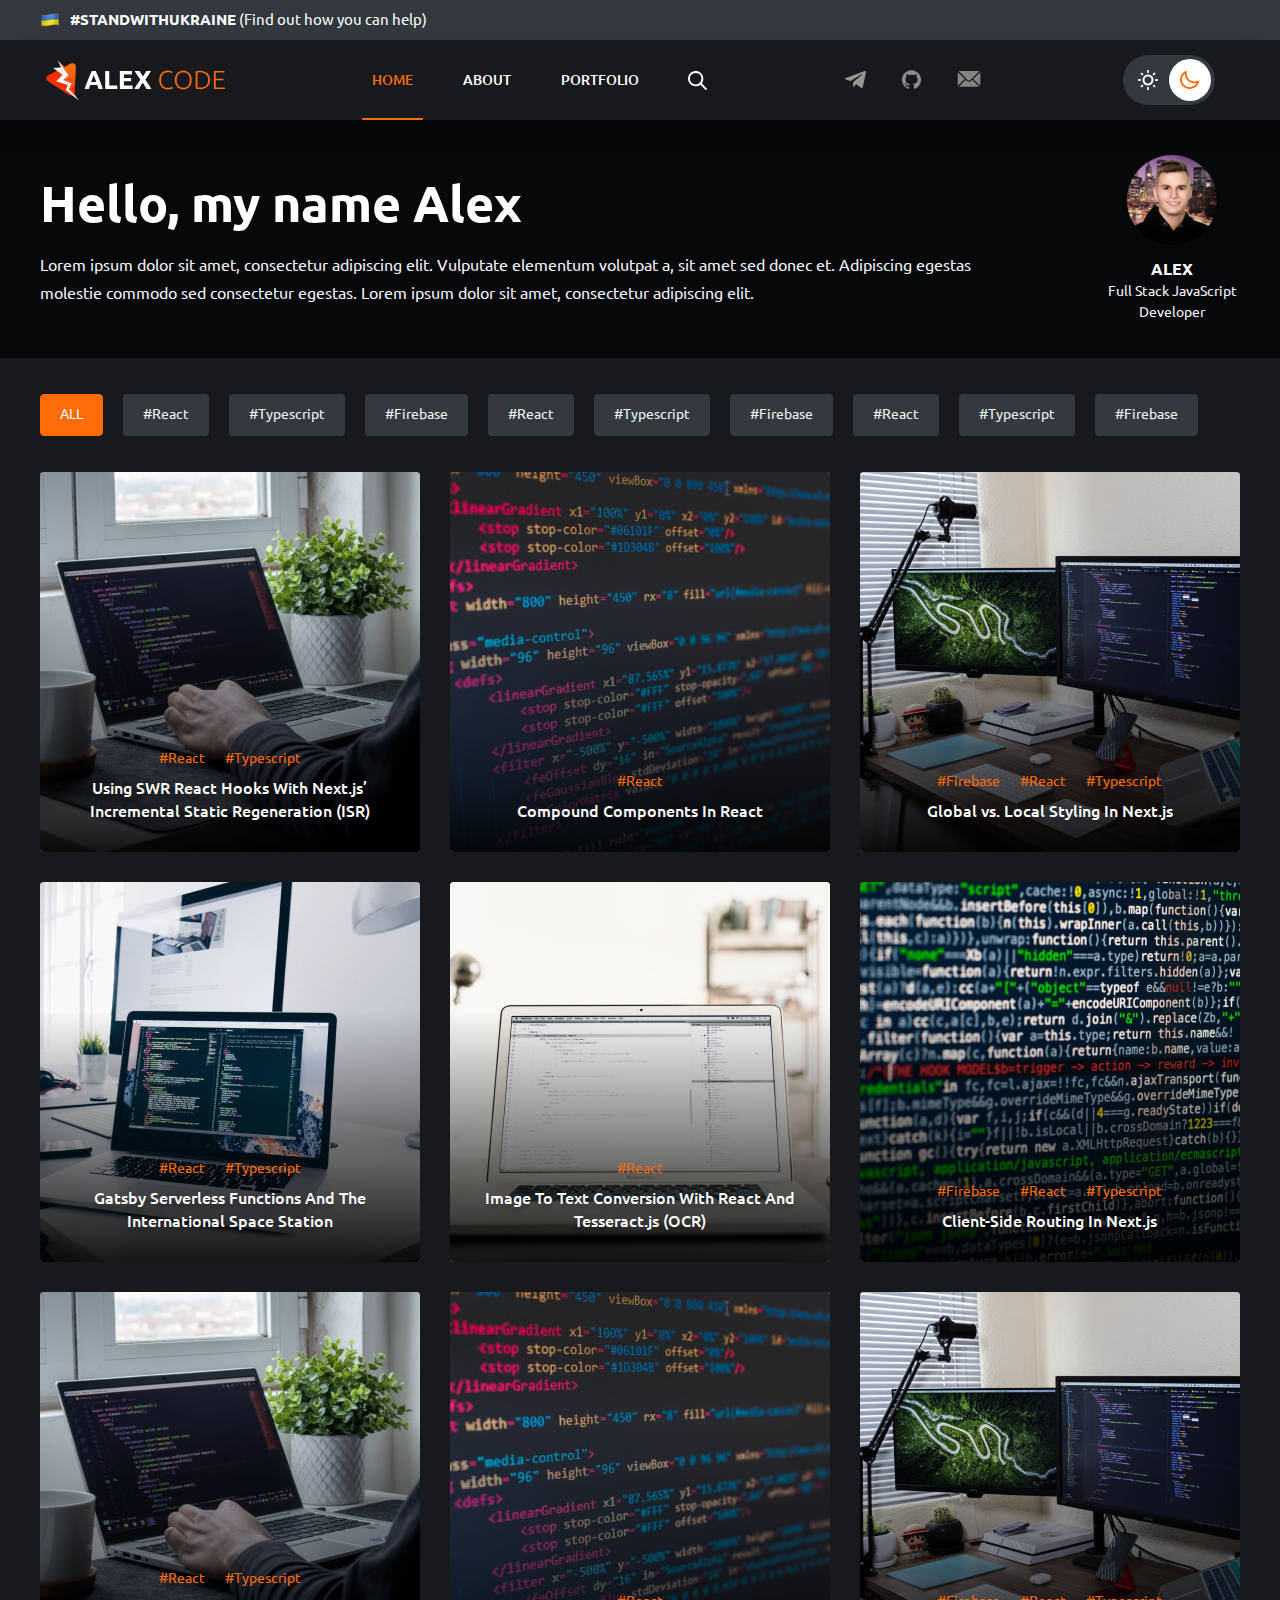
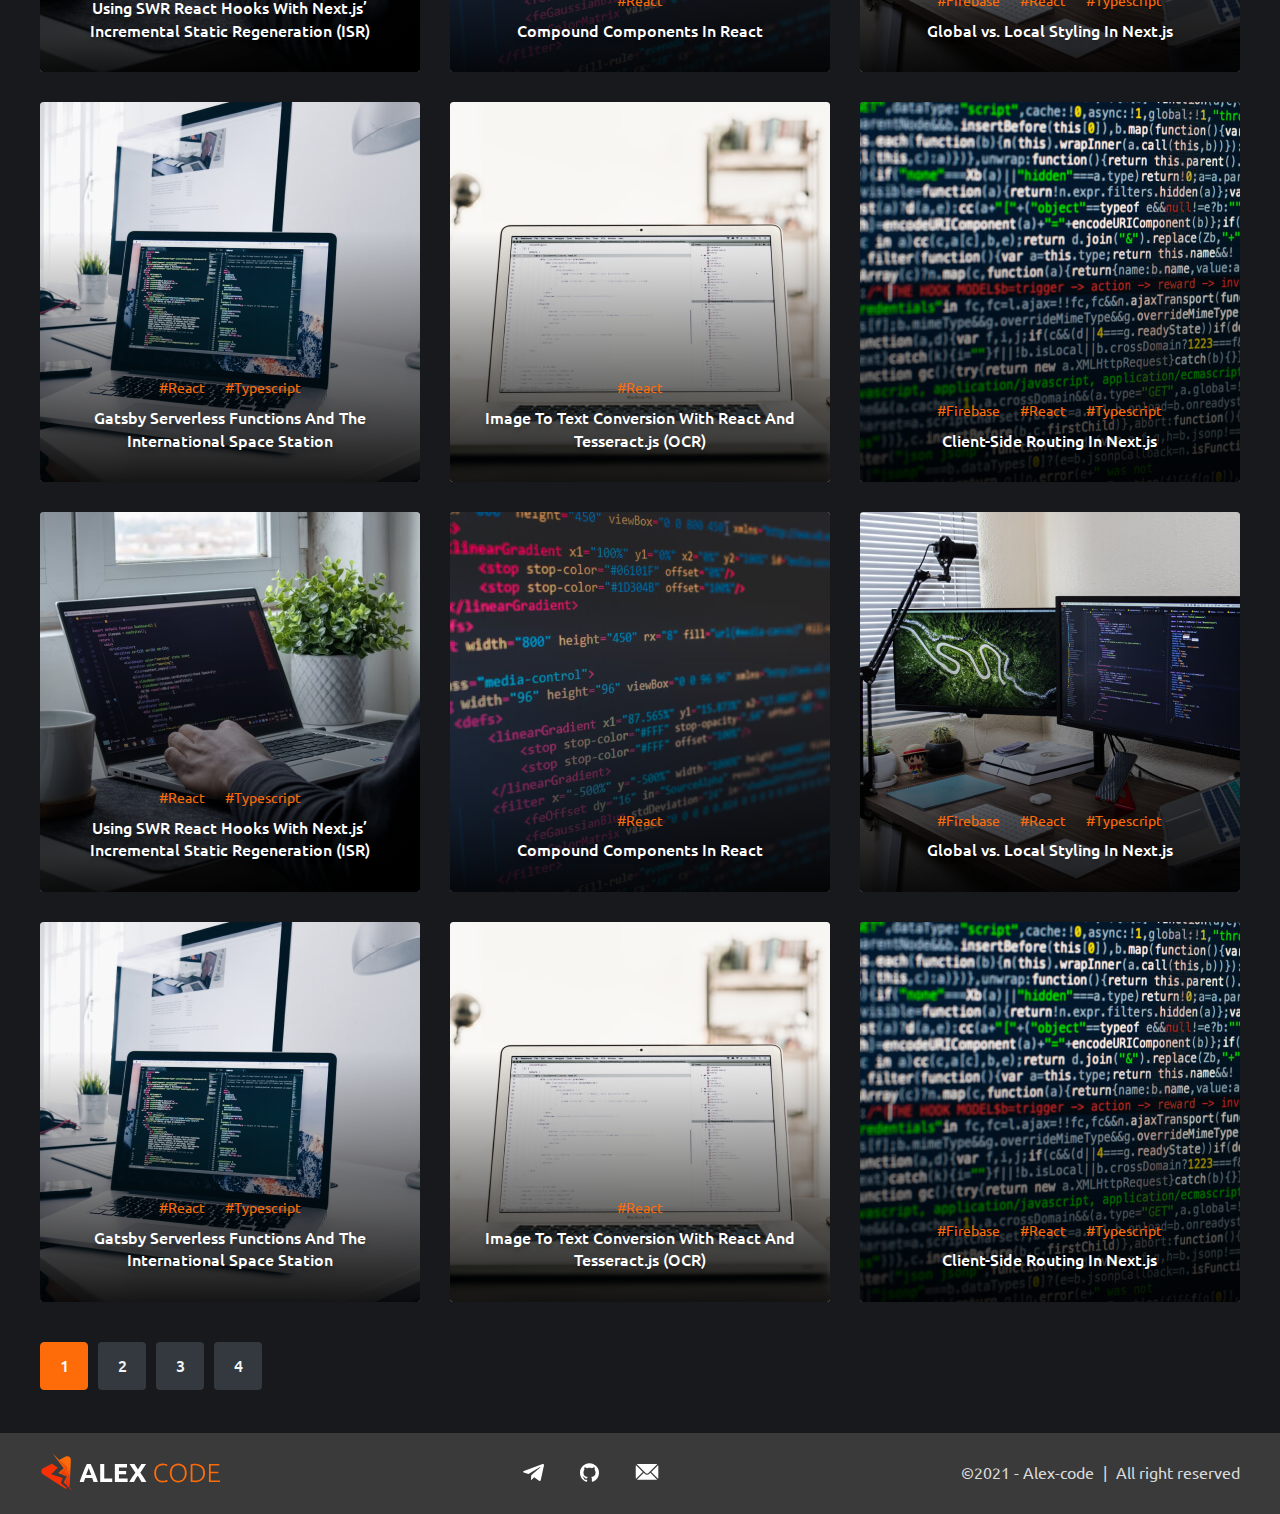
<file: html-theme/index_mobile_search_dark.html>
<!DOCTYPE HTML>
<html lang="ru">
<head>
	<meta charset="UTF-8">
	<title>AlexCode</title>
	<meta name="viewport" content="width=device-width, initial-scale=1.0">
	<!--[if IE]>
		<script src="//cdnjs.cloudflare.com/ajax/libs/html5shiv/r29/html5.min.js"></script>
	<![endif]-->
	<style>
		@font-face {
			font-display: swap;
			font-family: "Ubuntu";
			src: url(fonts/Ubuntu-Regular.woff2) format("woff2"),
			url("fonts/Ubuntu-Regular.woff") format("woff");
			font-style: normal;
			font-weight: 400;
		}
		@font-face {
			font-display: swap;
			font-family: "Ubuntu";
			src: url(fonts/Ubuntu-Medium.woff2) format("woff2"),
			url("fonts/Ubuntu-Medium.woff") format("woff");
			font-style: normal;
			font-weight: 500;
		}
		@font-face {
			font-display: swap;
			font-family: "Ubuntu";
			src: url(fonts/Ubuntu-Bold.woff2) format("woff2"),
			url("fonts/Ubuntu-Bold.woff") format("woff");
			font-style: normal;
			font-weight: 700;
		}
	</style>

	<link rel="stylesheet" href="css/main.css" />

	<link rel="apple-touch-icon" sizes="180x180" href="apple-touch-icon.png">
	<link rel="icon" type="image/png" sizes="32x32" href="favicon-32x32.png">
	<link rel="icon" type="image/png" sizes="16x16" href="favicon-16x16.png">
	<link rel="manifest" href="site.webmanifest">
	<link rel="mask-icon" href="safari-pinned-tab.svg" color="#5bbad5">
	<meta name="msapplication-TileColor" content="#da532c">
	<meta name="theme-color" content="#ffffff">
</head>
<body class="dark-theme">
	
	<div class="page">

		<div class="ukraine-support">
			<div class="container">
				<div class="ukraine-flex">
					<img width="20" height="20" src="images/ua-flag.png" alt="">
					<a href="https://war.ukraine.ua/support-ukraine/" target="_blank"><strong>#StandWithUkraine</strong> (Find out how you can help)</a>
				</div>
			</div>
		</div>
		
		<!--header-->
		<header>
			<div class="container">
				<div class="header-content-mobile">
					<a href="" class="main-logo">
						<img class="light" src="images/main-logo.svg" alt="">
						<img class="dark" src="images/main-logo-dark.svg" alt="">
					</a>
					<div class="header-buter"><img src="images/buter.svg" alt=""></div>
				</div>
				<div class="header-content" style="display: flex;">
					<div class="tob-block">
						<a href="" class="main-logo">
							<img class="light" src="images/main-logo.svg" alt="">
							<img class="dark" src="images/main-logo-dark.svg" alt="">
						</a>
						<div class="header-close"><img src="images/close.svg" alt=""></div>
					</div>

					<!-- mobile-search -->
					<div class="mobile-search">
						<div class="mobile-search-content">
							<form action="#" method="post" class="mobile-search-form simple-form">
								<div class="input-block">
									<input type="text" placeholder="Site search">
								</div>
							</form>
							<!-- <div class="no-results">Not found.</div> -->
							<div class="mobile-search-results" style="display: block;">
								<div class="mobile-posts-block">
									<div class="inner-flex">
										<a href="" class="image"><img src="images/related-posts-1.jpg" alt=""></a>
										<a href="" class="name">Using SWR React Hooks With Next.js’ Incremental Static Regeneration (ISR)</a>
									</div>
									<div class="tags">
										<a href="">#Firebase</a>
										<a href="">#React</a>
										<a href="">#Typescript</a>
									</div>
								</div>
								<div class="mobile-posts-block">
									<div class="inner-flex">
										<a href="" class="image"><img src="images/related-posts-1.jpg" alt=""></a>
										<a href="" class="name">Using SWR React Hooks With Next.js’ Incremental Static Regeneration (ISR)</a>
									</div>
									<div class="tags">
										<a href="">#Firebase</a>
										<a href="">#React</a>
										<a href="">#Typescript</a>
									</div>
								</div>
								<div class="mobile-posts-block">
									<div class="inner-flex">
										<a href="" class="image"><img src="images/related-posts-1.jpg" alt=""></a>
										<a href="" class="name">Using SWR React Hooks With Next.js’ Incremental Static Regeneration (ISR)</a>
									</div>
									<div class="tags">
										<a href="">#Firebase</a>
										<a href="">#React</a>
										<a href="">#Typescript</a>
									</div>
								</div>
								<div class="mobile-posts-block">
									<div class="inner-flex">
										<a href="" class="image"><img src="images/related-posts-1.jpg" alt=""></a>
										<a href="" class="name">Using SWR React Hooks With Next.js’ Incremental Static Regeneration (ISR)</a>
									</div>
									<div class="tags">
										<a href="">#Firebase</a>
										<a href="">#React</a>
										<a href="">#Typescript</a>
									</div>
								</div>
								<div class="mobile-posts-block">
									<div class="inner-flex">
										<a href="" class="image"><img src="images/related-posts-1.jpg" alt=""></a>
										<a href="" class="name">Using SWR React Hooks With Next.js’ Incremental Static Regeneration (ISR)</a>
									</div>
									<div class="tags">
										<a href="">#Firebase</a>
										<a href="">#React</a>
										<a href="">#Typescript</a>
									</div>
								</div>
								<div class="mobile-posts-block">
									<div class="inner-flex">
										<a href="" class="image"><img src="images/related-posts-1.jpg" alt=""></a>
										<a href="" class="name">Using SWR React Hooks With Next.js’ Incremental Static Regeneration (ISR)</a>
									</div>
									<div class="tags">
										<a href="">#Firebase</a>
										<a href="">#React</a>
										<a href="">#Typescript</a>
									</div>
								</div>
							</div>
						</div>
						<div class="mobile-search-overlay" style="display: block;">
							<div class="close-search"><img src="images/close-search.svg" alt=""></div>
						</div>
					</div>
					

					<div class="header-menu-outer">
						<ul class="header-menu">
							<li><a href="" class="active">Home</a></li>
							<li><a href="">About</a></li>
							<li><a href="">Portfolio</a></li>
						</ul>
						<div class="header-search-desctop"><img src="images/search.svg" alt=""></div>
					</div>
					<ul class="header-socials">
						<li><a href=""><img src="images/telegram.svg" alt=""></a></li>
						<li><a href="" class="git"><img src="images/github.svg" alt=""></a></li>
						<li><a href="mailto:1alexvash@gmail.com"><img src="images/mail.svg" alt=""></a></li>
					</ul>
					<ul class="theme-switcher">
						<li class="light"><img src="images/sun.svg" alt=""></li>
						<li class="dark"><img src="images/moon.svg" alt=""></li>
					</ul>
				</div>
			</div>

			<!-- desctop-search -->
			<div class="desctop-search">
				<div class="container">
					<div class="desctop-search-content">
						<form action="#" method="post" class="desctop-search-form simple-form">
							<div class="input-block">
								<input type="text" placeholder="Site search">
							</div>
						</form>
						<!-- <div class="no-results">Not found.</div> -->
						<div class="desctop-search-results">
							<div class="related-posts-block">
								<a href="" class="image"><img src="images/related-posts-1.jpg" alt=""></a>
								<div class="inner">
									<a href="" class="name">Using SWR React Hooks With Next.js’ Incremental Static Regeneration (ISR)</a>
									<div class="tags">
										<a href="">#Firebase</a>
										<a href="">#React</a>
										<a href="">#Typescript</a>
									</div>
								</div>
							</div>
							<div class="related-posts-block">
								<a href="" class="image"><img src="images/related-posts-2.jpg" alt=""></a>
								<div class="inner">
									<a href="" class="name">Client-Side Routing In Next.js</a>
									<div class="tags">
										<a href="">#Firebase</a>
										<a href="">#React</a>
									</div>
								</div>
							</div>
							<div class="related-posts-block">
								<a href="" class="image"><img src="images/related-posts-3.jpg" alt=""></a>
								<div class="inner">
									<a href="" class="name">Using SWR React Hooks With Next.js’ Incremental</a>
									<div class="tags">
										<a href="">#Firebase</a>
									</div>
								</div>
							</div>
							<div class="related-posts-block">
								<a href="" class="image"><img src="images/related-posts-1.jpg" alt=""></a>
								<div class="inner">
									<a href="" class="name">Using SWR React Hooks With Next.js’ Incremental Static Regeneration (ISR)</a>
									<div class="tags">
										<a href="">#Firebase</a>
										<a href="">#React</a>
										<a href="">#Typescript</a>
									</div>
								</div>
							</div>
							<div class="related-posts-block">
								<a href="" class="image"><img src="images/related-posts-2.jpg" alt=""></a>
								<div class="inner">
									<a href="" class="name">Client-Side Routing In Next.js</a>
									<div class="tags">
										<a href="">#Firebase</a>
										<a href="">#React</a>
									</div>
								</div>
							</div>
							<div class="related-posts-block">
								<a href="" class="image"><img src="images/related-posts-3.jpg" alt=""></a>
								<div class="inner">
									<a href="" class="name">Using SWR React Hooks With Next.js’ Incremental</a>
									<div class="tags">
										<a href="">#Firebase</a>
									</div>
								</div>
							</div>
							<div class="related-posts-block">
								<a href="" class="image"><img src="images/related-posts-1.jpg" alt=""></a>
								<div class="inner">
									<a href="" class="name">Using SWR React Hooks With Next.js’ Incremental Static Regeneration (ISR)</a>
									<div class="tags">
										<a href="">#Firebase</a>
										<a href="">#React</a>
										<a href="">#Typescript</a>
									</div>
								</div>
							</div>
							<div class="related-posts-block">
								<a href="" class="image"><img src="images/related-posts-2.jpg" alt=""></a>
								<div class="inner">
									<a href="" class="name">Client-Side Routing In Next.js</a>
									<div class="tags">
										<a href="">#Firebase</a>
										<a href="">#React</a>
									</div>
								</div>
							</div>
							<div class="related-posts-block">
								<a href="" class="image"><img src="images/related-posts-3.jpg" alt=""></a>
								<div class="inner">
									<a href="" class="name">Using SWR React Hooks With Next.js’ Incremental</a>
									<div class="tags">
										<a href="">#Firebase</a>
									</div>
								</div>
							</div>
							<div class="related-posts-block">
								<a href="" class="image"><img src="images/related-posts-1.jpg" alt=""></a>
								<div class="inner">
									<a href="" class="name">Using SWR React Hooks With Next.js’ Incremental Static Regeneration (ISR)</a>
									<div class="tags">
										<a href="">#Firebase</a>
										<a href="">#React</a>
										<a href="">#Typescript</a>
									</div>
								</div>
							</div>
						</div>
					</div>
				</div>
			</div>
			<div class="search-overlay">
				<div class="close-search"><img src="images/close-search.svg" alt=""></div>
			</div>
		</header>
		<!--//header-->
		

		<!--main-content-->
		<div class="main-content">
			
			<!-- intro-section -->
			<section class="intro-section">
				<div class="container">
					<div class="intro-content">
						<div class="intro-avatar">
							<div class="image"><img src="images/author-avatar.jpg" alt=""></div>
							<div class="name">Alex</div>
							<div class="job">Full Stack JavaScript Developer</div>
						</div>
						<div class="intro-text">
							<h1>Hello, my name Alex</h1>
							<p>Lorem ipsum dolor sit amet, consectetur adipiscing elit. Vulputate elementum volutpat a, sit amet sed donec et. Adipiscing egestas molestie commodo sed consectetur egestas. Lorem ipsum dolor sit amet, consectetur adipiscing elit.</p>
						</div>
					</div>
				</div>
			</section>

			<!-- posts-list -->
			<section class="simple-section">
				<div class="container">
					<ul class="filter-tags-list">
						<li><a href="" class="active">ALL</a></li>
						<li><a href="">#React</a></li>
						<li><a href="">#Typescript</a></li>
						<li><a href="">#Firebase</a></li>
						<li><a href="">#React</a></li>
						<li><a href="">#Typescript</a></li>
						<li><a href="">#Firebase</a></li>
						<li><a href="">#React</a></li>
						<li><a href="">#Typescript</a></li>
						<li><a href="">#Firebase</a></li>
					</ul>

					<ul class="posts-list">
						<li>
							<div class="posts-list-block">
								<div class="content">
									<a href="" class="post-img"><img src="images/post-pic-1.jpg" alt=""></a>
									<div class="tags">
										<a href="">#React</a>
										<a href="">#Typescript</a>
									</div>
									<a href="" class="link">Using SWR React Hooks With Next.js’ Incremental Static Regeneration (ISR)</a>
								</div>
							</div>
						</li>
						<li>
							<div class="posts-list-block">
								<div class="content">
									<a href="" class="post-img"><img src="images/post-pic-2.jpg" alt=""></a>
									<div class="tags">
										<a href="">#React</a>
									</div>
									<a href="" class="link">Compound Components In React</a>
								</div>
							</div>
						</li>
						<li>
							<div class="posts-list-block">
								<div class="content">
									<a href="" class="post-img"><img src="images/post-pic-3.jpg" alt=""></a>
									<div class="tags">
										<a href="">#Firebase</a>
										<a href="">#React</a>
										<a href="">#Typescript</a>
									</div>
									<a href="" class="link">Global vs. Local Styling In Next.js</a>
								</div>
							</div>
						</li>
						<li>
							<div class="posts-list-block">
								<div class="content">
									<a href="" class="post-img"><img src="images/post-pic-4.jpg" alt=""></a>
									<div class="tags">
										<a href="">#React</a>
										<a href="">#Typescript</a>
									</div>
									<a href="" class="link">Gatsby Serverless Functions And The International Space Station</a>
								</div>
							</div>
						</li>
						<li>
							<div class="posts-list-block">
								<div class="content">
									<a href="" class="post-img"><img src="images/post-pic-5.jpg" alt=""></a>
									<div class="tags">
										<a href="">#React</a>
									</div>
									<a href="" class="link">Image To Text Conversion With React And Tesseract.js (OCR)</a>
								</div>
							</div>
						</li>
						<li>
							<div class="posts-list-block">
								<div class="content">
									<a href="" class="post-img"><img src="images/post-pic-6.jpg" alt=""></a>
									<div class="tags">
										<a href="">#Firebase</a>
										<a href="">#React</a>
										<a href="">#Typescript</a>
									</div>
									<a href="" class="link">Client-Side Routing In Next.js</a>
								</div>
							</div>
						</li>
						<li>
							<div class="posts-list-block">
								<div class="content">
									<a href="" class="post-img"><img src="images/post-pic-1.jpg" alt=""></a>
									<div class="tags">
										<a href="">#React</a>
										<a href="">#Typescript</a>
									</div>
									<a href="" class="link">Using SWR React Hooks With Next.js’ Incremental Static Regeneration (ISR)</a>
								</div>
							</div>
						</li>
						<li>
							<div class="posts-list-block">
								<div class="content">
									<a href="" class="post-img"><img src="images/post-pic-2.jpg" alt=""></a>
									<div class="tags">
										<a href="">#React</a>
									</div>
									<a href="" class="link">Compound Components In React</a>
								</div>
							</div>
						</li>
						<li>
							<div class="posts-list-block">
								<div class="content">
									<a href="" class="post-img"><img src="images/post-pic-3.jpg" alt=""></a>
									<div class="tags">
										<a href="">#Firebase</a>
										<a href="">#React</a>
										<a href="">#Typescript</a>
									</div>
									<a href="" class="link">Global vs. Local Styling In Next.js</a>
								</div>
							</div>
						</li>
						<li>
							<div class="posts-list-block">
								<div class="content">
									<a href="" class="post-img"><img src="images/post-pic-4.jpg" alt=""></a>
									<div class="tags">
										<a href="">#React</a>
										<a href="">#Typescript</a>
									</div>
									<a href="" class="link">Gatsby Serverless Functions And The International Space Station</a>
								</div>
							</div>
						</li>
						<li>
							<div class="posts-list-block">
								<div class="content">
									<a href="" class="post-img"><img src="images/post-pic-5.jpg" alt=""></a>
									<div class="tags">
										<a href="">#React</a>
									</div>
									<a href="" class="link">Image To Text Conversion With React And Tesseract.js (OCR)</a>
								</div>
							</div>
						</li>
						<li>
							<div class="posts-list-block">
								<div class="content">
									<a href="" class="post-img"><img src="images/post-pic-6.jpg" alt=""></a>
									<div class="tags">
										<a href="">#Firebase</a>
										<a href="">#React</a>
										<a href="">#Typescript</a>
									</div>
									<a href="" class="link">Client-Side Routing In Next.js</a>
								</div>
							</div>
						</li>
						<li>
							<div class="posts-list-block">
								<div class="content">
									<a href="" class="post-img"><img src="images/post-pic-1.jpg" alt=""></a>
									<div class="tags">
										<a href="">#React</a>
										<a href="">#Typescript</a>
									</div>
									<a href="" class="link">Using SWR React Hooks With Next.js’ Incremental Static Regeneration (ISR)</a>
								</div>
							</div>
						</li>
						<li>
							<div class="posts-list-block">
								<div class="content">
									<a href="" class="post-img"><img src="images/post-pic-2.jpg" alt=""></a>
									<div class="tags">
										<a href="">#React</a>
									</div>
									<a href="" class="link">Compound Components In React</a>
								</div>
							</div>
						</li>
						<li>
							<div class="posts-list-block">
								<div class="content">
									<a href="" class="post-img"><img src="images/post-pic-3.jpg" alt=""></a>
									<div class="tags">
										<a href="">#Firebase</a>
										<a href="">#React</a>
										<a href="">#Typescript</a>
									</div>
									<a href="" class="link">Global vs. Local Styling In Next.js</a>
								</div>
							</div>
						</li>
						<li>
							<div class="posts-list-block">
								<div class="content">
									<a href="" class="post-img"><img src="images/post-pic-4.jpg" alt=""></a>
									<div class="tags">
										<a href="">#React</a>
										<a href="">#Typescript</a>
									</div>
									<a href="" class="link">Gatsby Serverless Functions And The International Space Station</a>
								</div>
							</div>
						</li>
						<li>
							<div class="posts-list-block">
								<div class="content">
									<a href="" class="post-img"><img src="images/post-pic-5.jpg" alt=""></a>
									<div class="tags">
										<a href="">#React</a>
									</div>
									<a href="" class="link">Image To Text Conversion With React And Tesseract.js (OCR)</a>
								</div>
							</div>
						</li>
						<li>
							<div class="posts-list-block">
								<div class="content">
									<a href="" class="post-img"><img src="images/post-pic-6.jpg" alt=""></a>
									<div class="tags">
										<a href="">#Firebase</a>
										<a href="">#React</a>
										<a href="">#Typescript</a>
									</div>
									<a href="" class="link">Client-Side Routing In Next.js</a>
								</div>
							</div>
						</li>
					</ul>

					<ul class="pagination">
						<li><a href="" class="active">1</a></li>
						<li><a href="">2</a></li>
						<li><a href="">3</a></li>
						<li><a href="">4</a></li>
					</ul>
				</div>
			</section>

		</div>
		<!--//main-content-->

		<footer>
			<div class="container">
				<div class="footer-content">
					<div class="footer-logo"><img src="images/footer-logo.svg" alt=""></div>
					<ul class="footer-socials">
						<li><a href=""><img src="images/telegram.svg" alt=""></a></li>
						<li><a href=""><img src="images/github-gray.svg" alt=""></a></li>
						<li><a href="mailto:1alexvash@gmail.com"><img src="images/mail.svg" alt=""></a></li>
					</ul>
					<div class="copyright">&copy;2021 - Alex-code  <span class="divider">|</span>   All right reserved</div>
				</div>
			</div>
		</footer>

	</div>
	
</body>
</html>
</file>
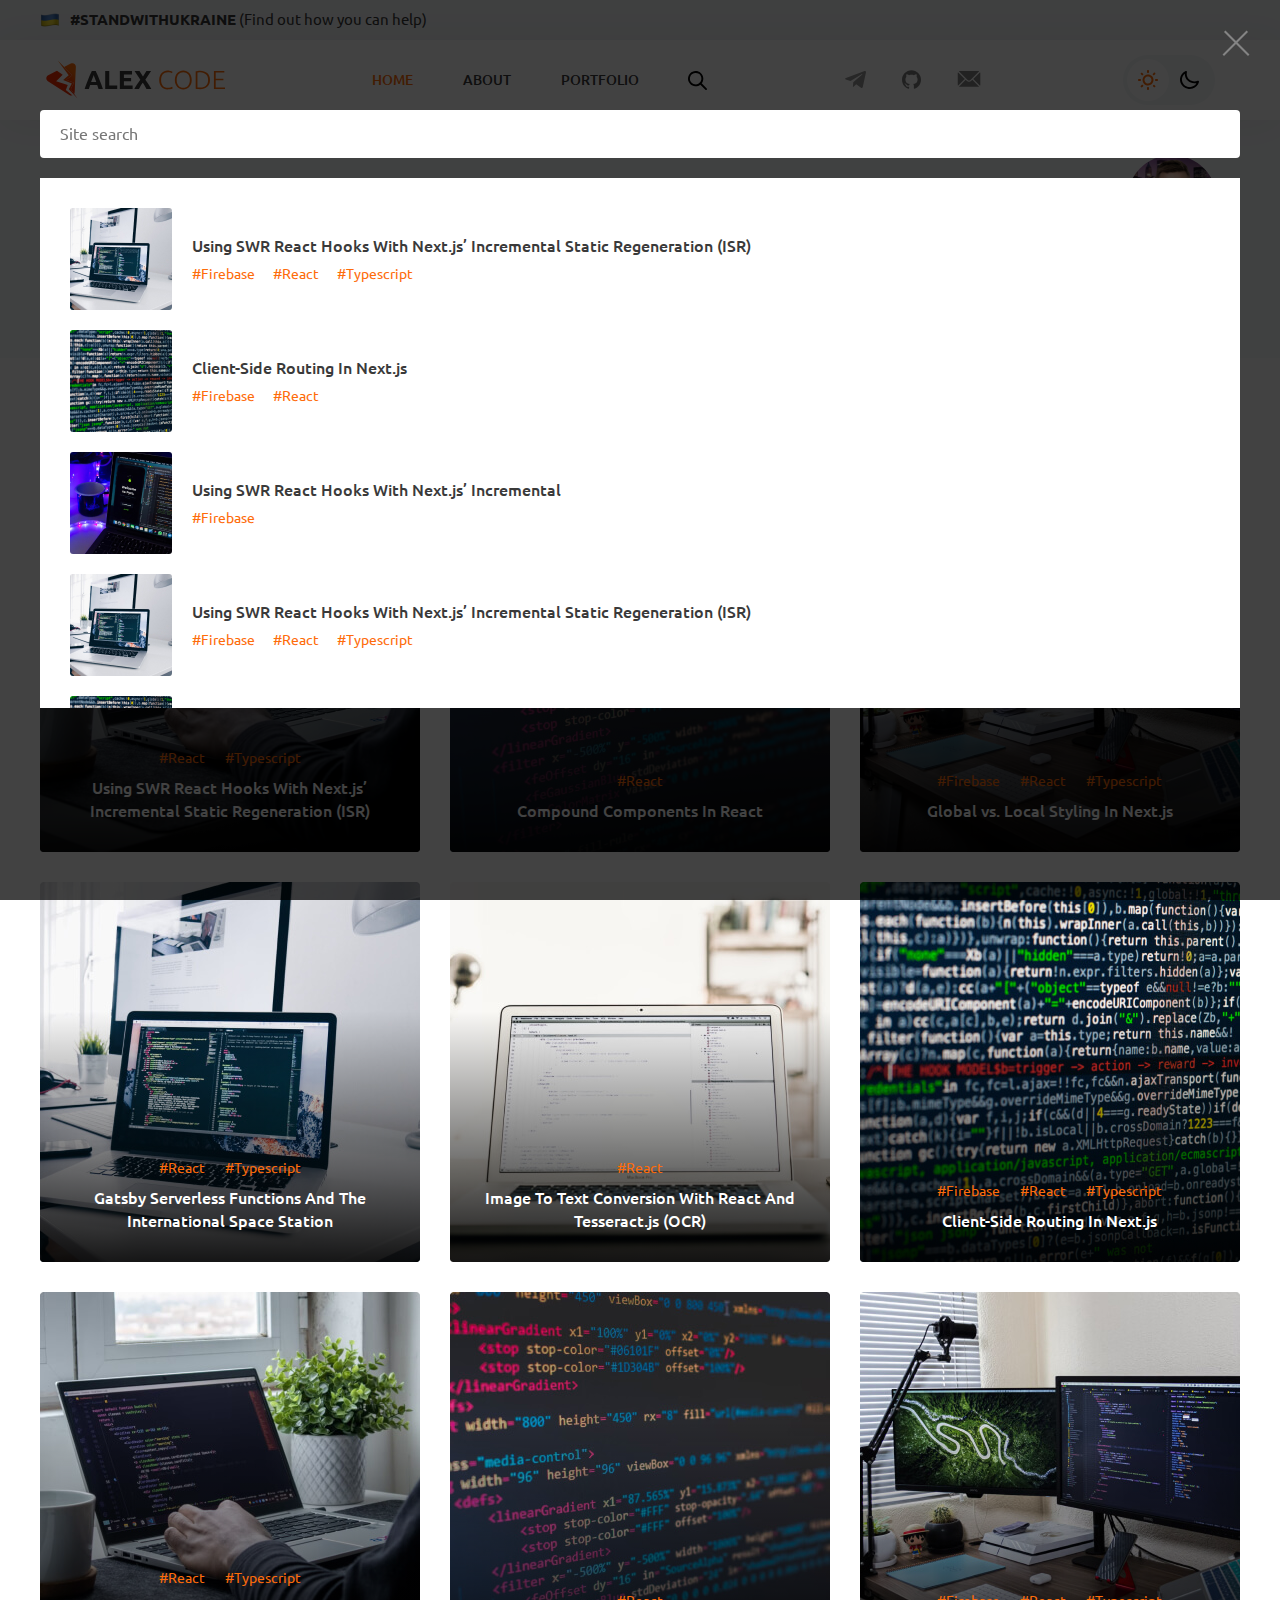
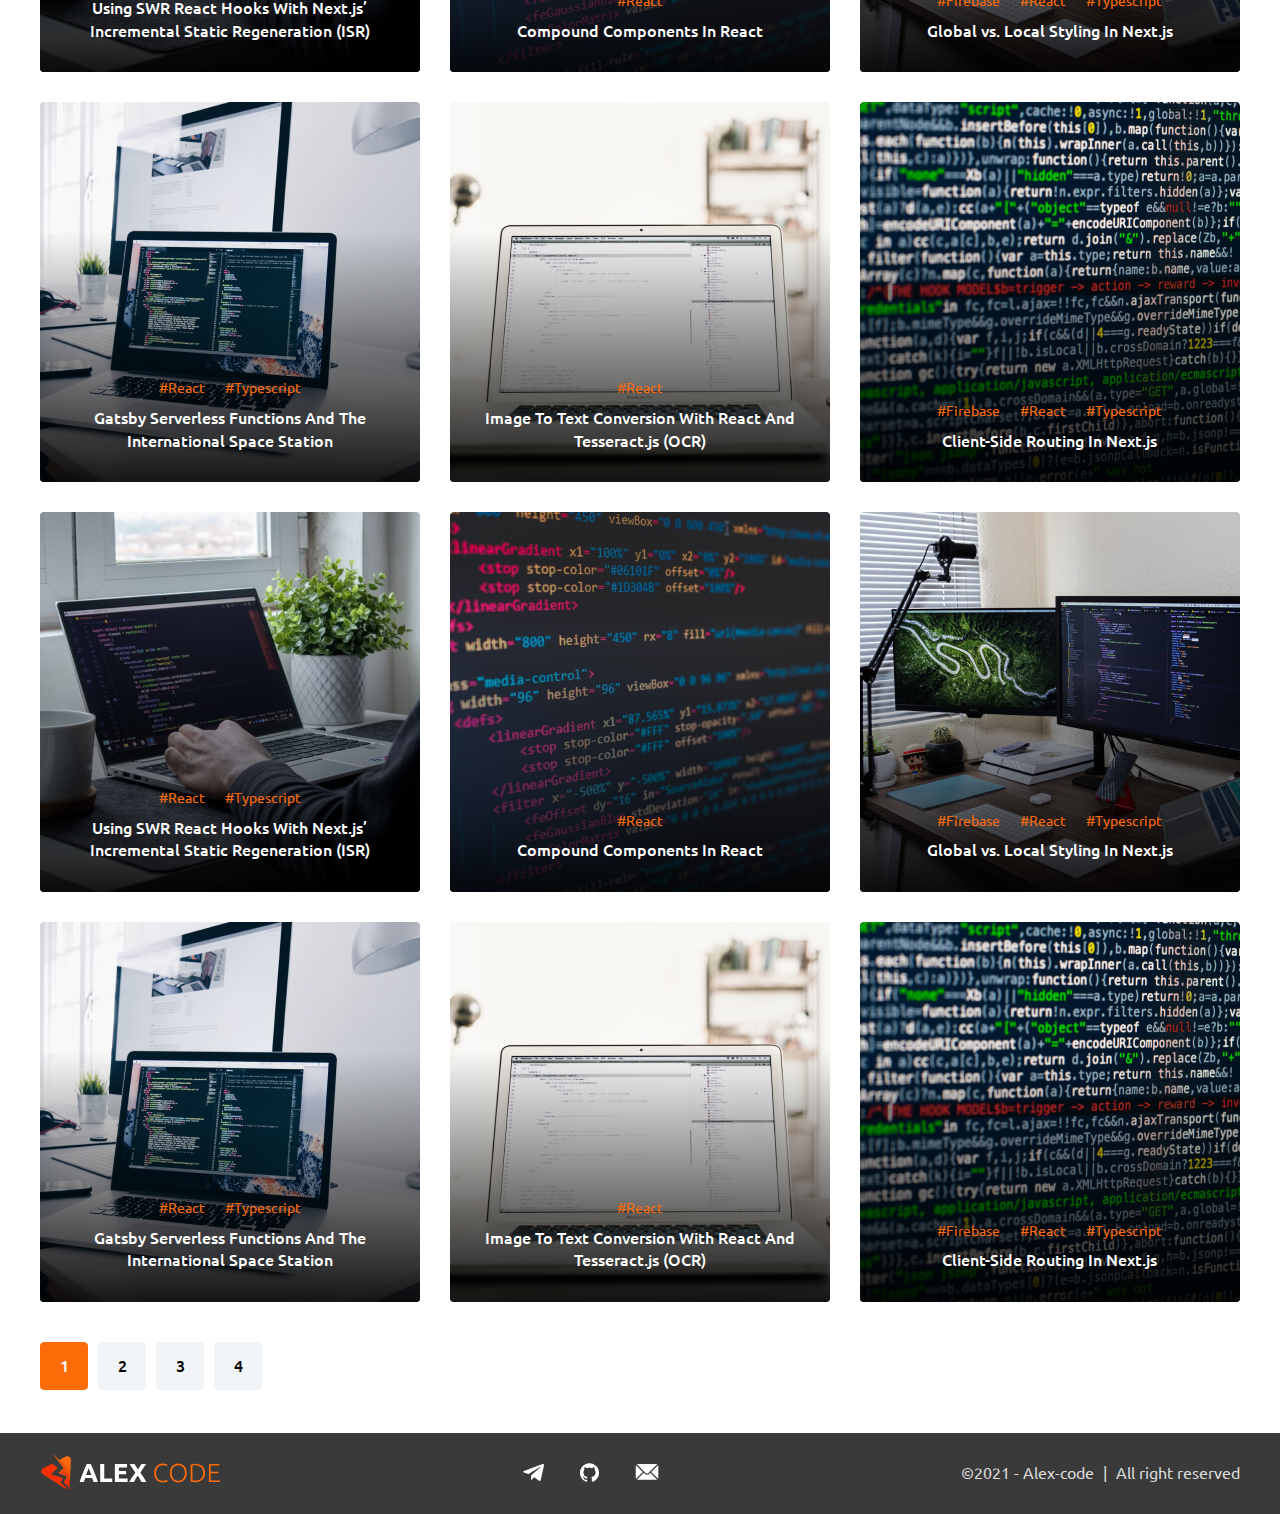
<file: html-theme/index_search.html>
<!DOCTYPE HTML>
<html lang="ru">
<head>
	<meta charset="UTF-8">
	<title>AlexCode</title>
	<meta name="viewport" content="width=device-width, initial-scale=1.0">
	<!--[if IE]>
		<script src="//cdnjs.cloudflare.com/ajax/libs/html5shiv/r29/html5.min.js"></script>
	<![endif]-->
	<style>
		@font-face {
			font-display: swap;
			font-family: "Ubuntu";
			src: url(fonts/Ubuntu-Regular.woff2) format("woff2"),
			url("fonts/Ubuntu-Regular.woff") format("woff");
			font-style: normal;
			font-weight: 400;
		}
		@font-face {
			font-display: swap;
			font-family: "Ubuntu";
			src: url(fonts/Ubuntu-Medium.woff2) format("woff2"),
			url("fonts/Ubuntu-Medium.woff") format("woff");
			font-style: normal;
			font-weight: 500;
		}
		@font-face {
			font-display: swap;
			font-family: "Ubuntu";
			src: url(fonts/Ubuntu-Bold.woff2) format("woff2"),
			url("fonts/Ubuntu-Bold.woff") format("woff");
			font-style: normal;
			font-weight: 700;
		}
	</style>

	<link rel="stylesheet" href="css/main.css" />

	<link rel="apple-touch-icon" sizes="180x180" href="apple-touch-icon.png">
	<link rel="icon" type="image/png" sizes="32x32" href="favicon-32x32.png">
	<link rel="icon" type="image/png" sizes="16x16" href="favicon-16x16.png">
	<link rel="manifest" href="site.webmanifest">
	<link rel="mask-icon" href="safari-pinned-tab.svg" color="#5bbad5">
	<meta name="msapplication-TileColor" content="#da532c">
	<meta name="theme-color" content="#ffffff">
</head>
<body>
	
	<div class="page">

		<div class="ukraine-support">
			<div class="container">
				<div class="ukraine-flex">
					<img width="20" height="20" src="images/ua-flag.png" alt="">
					<a href="https://war.ukraine.ua/support-ukraine/" target="_blank"><strong>#StandWithUkraine</strong> (Find out how you can help)</a>
				</div>
			</div>
		</div>
		
		<!--header-->
		<header>
			<div class="container">
				<div class="header-content-mobile">
					<a href="" class="main-logo">
						<img class="light" src="images/main-logo.svg" alt="">
						<img class="dark" src="images/main-logo-dark.svg" alt="">
					</a>
					<div class="header-buter"><img src="images/buter.svg" alt=""></div>
				</div>
				<div class="header-content">
					<div class="tob-block">
						<a href="" class="main-logo">
							<img class="light" src="images/main-logo.svg" alt="">
							<img class="dark" src="images/main-logo-dark.svg" alt="">
						</a>
						<div class="header-close"><img src="images/close.svg" alt=""></div>
					</div>

					<!-- mobile-search -->
					<div class="mobile-search">
						<div class="mobile-search-content">
							<form action="#" method="post" class="mobile-search-form simple-form">
								<div class="input-block">
									<input type="text" placeholder="Site search">
								</div>
							</form>
							<!-- <div class="no-results">Not found.</div> -->
							<div class="mobile-search-results">
								<div class="mobile-posts-block">
									<div class="inner-flex">
										<a href="" class="image"><img src="images/related-posts-1.jpg" alt=""></a>
										<a href="" class="name">Using SWR React Hooks With Next.js’ Incremental Static Regeneration (ISR)</a>
									</div>
									<div class="tags">
										<a href="">#Firebase</a>
										<a href="">#React</a>
										<a href="">#Typescript</a>
									</div>
								</div>
								<div class="mobile-posts-block">
									<div class="inner-flex">
										<a href="" class="image"><img src="images/related-posts-1.jpg" alt=""></a>
										<a href="" class="name">Using SWR React Hooks With Next.js’ Incremental Static Regeneration (ISR)</a>
									</div>
									<div class="tags">
										<a href="">#Firebase</a>
										<a href="">#React</a>
										<a href="">#Typescript</a>
									</div>
								</div>
								<div class="mobile-posts-block">
									<div class="inner-flex">
										<a href="" class="image"><img src="images/related-posts-1.jpg" alt=""></a>
										<a href="" class="name">Using SWR React Hooks With Next.js’ Incremental Static Regeneration (ISR)</a>
									</div>
									<div class="tags">
										<a href="">#Firebase</a>
										<a href="">#React</a>
										<a href="">#Typescript</a>
									</div>
								</div>
								<div class="mobile-posts-block">
									<div class="inner-flex">
										<a href="" class="image"><img src="images/related-posts-1.jpg" alt=""></a>
										<a href="" class="name">Using SWR React Hooks With Next.js’ Incremental Static Regeneration (ISR)</a>
									</div>
									<div class="tags">
										<a href="">#Firebase</a>
										<a href="">#React</a>
										<a href="">#Typescript</a>
									</div>
								</div>
								<div class="mobile-posts-block">
									<div class="inner-flex">
										<a href="" class="image"><img src="images/related-posts-1.jpg" alt=""></a>
										<a href="" class="name">Using SWR React Hooks With Next.js’ Incremental Static Regeneration (ISR)</a>
									</div>
									<div class="tags">
										<a href="">#Firebase</a>
										<a href="">#React</a>
										<a href="">#Typescript</a>
									</div>
								</div>
								<div class="mobile-posts-block">
									<div class="inner-flex">
										<a href="" class="image"><img src="images/related-posts-1.jpg" alt=""></a>
										<a href="" class="name">Using SWR React Hooks With Next.js’ Incremental Static Regeneration (ISR)</a>
									</div>
									<div class="tags">
										<a href="">#Firebase</a>
										<a href="">#React</a>
										<a href="">#Typescript</a>
									</div>
								</div>
							</div>
						</div>
						<div class="mobile-search-overlay">
							<div class="close-search"><img src="images/close-search.svg" alt=""></div>
						</div>
					</div>
					

					<div class="header-menu-outer">
						<ul class="header-menu">
							<li><a href="" class="active">Home</a></li>
							<li><a href="">About</a></li>
							<li><a href="">Portfolio</a></li>
						</ul>
						<div class="header-search-desctop"><img src="images/search.svg" alt=""></div>
					</div>
					<ul class="header-socials">
						<li><a href=""><img src="images/telegram.svg" alt=""></a></li>
						<li><a href="" class="git"><img src="images/github.svg" alt=""></a></li>
						<li><a href="mailto:1alexvash@gmail.com"><img src="images/mail.svg" alt=""></a></li>
					</ul>
					<ul class="theme-switcher">
						<li class="light"><img src="images/sun.svg" alt=""></li>
						<li class="dark"><img src="images/moon.svg" alt=""></li>
					</ul>
				</div>
			</div>

			<!-- desctop-search -->
			<div class="desctop-search" style="display: block;">
				<div class="container">
					<div class="desctop-search-content">
						<form action="#" method="post" class="desctop-search-form simple-form">
							<div class="input-block">
								<input type="text" placeholder="Site search">
							</div>
						</form>
						<!-- <div class="no-results">Not found.</div> -->
						<div class="desctop-search-results" style="display: block;">
							<div class="related-posts-block">
								<a href="" class="image"><img src="images/related-posts-1.jpg" alt=""></a>
								<div class="inner">
									<a href="" class="name">Using SWR React Hooks With Next.js’ Incremental Static Regeneration (ISR)</a>
									<div class="tags">
										<a href="">#Firebase</a>
										<a href="">#React</a>
										<a href="">#Typescript</a>
									</div>
								</div>
							</div>
							<div class="related-posts-block">
								<a href="" class="image"><img src="images/related-posts-2.jpg" alt=""></a>
								<div class="inner">
									<a href="" class="name">Client-Side Routing In Next.js</a>
									<div class="tags">
										<a href="">#Firebase</a>
										<a href="">#React</a>
									</div>
								</div>
							</div>
							<div class="related-posts-block">
								<a href="" class="image"><img src="images/related-posts-3.jpg" alt=""></a>
								<div class="inner">
									<a href="" class="name">Using SWR React Hooks With Next.js’ Incremental</a>
									<div class="tags">
										<a href="">#Firebase</a>
									</div>
								</div>
							</div>
							<div class="related-posts-block">
								<a href="" class="image"><img src="images/related-posts-1.jpg" alt=""></a>
								<div class="inner">
									<a href="" class="name">Using SWR React Hooks With Next.js’ Incremental Static Regeneration (ISR)</a>
									<div class="tags">
										<a href="">#Firebase</a>
										<a href="">#React</a>
										<a href="">#Typescript</a>
									</div>
								</div>
							</div>
							<div class="related-posts-block">
								<a href="" class="image"><img src="images/related-posts-2.jpg" alt=""></a>
								<div class="inner">
									<a href="" class="name">Client-Side Routing In Next.js</a>
									<div class="tags">
										<a href="">#Firebase</a>
										<a href="">#React</a>
									</div>
								</div>
							</div>
							<div class="related-posts-block">
								<a href="" class="image"><img src="images/related-posts-3.jpg" alt=""></a>
								<div class="inner">
									<a href="" class="name">Using SWR React Hooks With Next.js’ Incremental</a>
									<div class="tags">
										<a href="">#Firebase</a>
									</div>
								</div>
							</div>
							<div class="related-posts-block">
								<a href="" class="image"><img src="images/related-posts-1.jpg" alt=""></a>
								<div class="inner">
									<a href="" class="name">Using SWR React Hooks With Next.js’ Incremental Static Regeneration (ISR)</a>
									<div class="tags">
										<a href="">#Firebase</a>
										<a href="">#React</a>
										<a href="">#Typescript</a>
									</div>
								</div>
							</div>
							<div class="related-posts-block">
								<a href="" class="image"><img src="images/related-posts-2.jpg" alt=""></a>
								<div class="inner">
									<a href="" class="name">Client-Side Routing In Next.js</a>
									<div class="tags">
										<a href="">#Firebase</a>
										<a href="">#React</a>
									</div>
								</div>
							</div>
							<div class="related-posts-block">
								<a href="" class="image"><img src="images/related-posts-3.jpg" alt=""></a>
								<div class="inner">
									<a href="" class="name">Using SWR React Hooks With Next.js’ Incremental</a>
									<div class="tags">
										<a href="">#Firebase</a>
									</div>
								</div>
							</div>
							<div class="related-posts-block">
								<a href="" class="image"><img src="images/related-posts-1.jpg" alt=""></a>
								<div class="inner">
									<a href="" class="name">Using SWR React Hooks With Next.js’ Incremental Static Regeneration (ISR)</a>
									<div class="tags">
										<a href="">#Firebase</a>
										<a href="">#React</a>
										<a href="">#Typescript</a>
									</div>
								</div>
							</div>
						</div>
					</div>
				</div>
			</div>
			<div class="search-overlay" style="display: block;">
				<div class="close-search"><img src="images/close-search.svg" alt=""></div>
			</div>
		</header>
		<!--//header-->
		

		<!--main-content-->
		<div class="main-content">
			
			<!-- intro-section -->
			<section class="intro-section">
				<div class="container">
					<div class="intro-content">
						<div class="intro-avatar">
							<div class="image"><img src="images/author-avatar.jpg" alt=""></div>
							<div class="name">Alex</div>
							<div class="job">Full Stack JavaScript Developer</div>
						</div>
						<div class="intro-text">
							<h1>Hello, my name Alex</h1>
							<p>Lorem ipsum dolor sit amet, consectetur adipiscing elit. Vulputate elementum volutpat a, sit amet sed donec et. Adipiscing egestas molestie commodo sed consectetur egestas. Lorem ipsum dolor sit amet, consectetur adipiscing elit.</p>
						</div>
					</div>
				</div>
			</section>

			<!-- posts-list -->
			<section class="simple-section">
				<div class="container">
					<ul class="filter-tags-list">
						<li><a href="" class="active">ALL</a></li>
						<li><a href="">#React</a></li>
						<li><a href="">#Typescript</a></li>
						<li><a href="">#Firebase</a></li>
						<li><a href="">#React</a></li>
						<li><a href="">#Typescript</a></li>
						<li><a href="">#Firebase</a></li>
						<li><a href="">#React</a></li>
						<li><a href="">#Typescript</a></li>
						<li><a href="">#Firebase</a></li>
					</ul>

					<ul class="posts-list">
						<li>
							<div class="posts-list-block">
								<div class="content">
									<a href="" class="post-img"><img src="images/post-pic-1.jpg" alt=""></a>
									<div class="tags">
										<a href="">#React</a>
										<a href="">#Typescript</a>
									</div>
									<a href="" class="link">Using SWR React Hooks With Next.js’ Incremental Static Regeneration (ISR)</a>
								</div>
							</div>
						</li>
						<li>
							<div class="posts-list-block">
								<div class="content">
									<a href="" class="post-img"><img src="images/post-pic-2.jpg" alt=""></a>
									<div class="tags">
										<a href="">#React</a>
									</div>
									<a href="" class="link">Compound Components In React</a>
								</div>
							</div>
						</li>
						<li>
							<div class="posts-list-block">
								<div class="content">
									<a href="" class="post-img"><img src="images/post-pic-3.jpg" alt=""></a>
									<div class="tags">
										<a href="">#Firebase</a>
										<a href="">#React</a>
										<a href="">#Typescript</a>
									</div>
									<a href="" class="link">Global vs. Local Styling In Next.js</a>
								</div>
							</div>
						</li>
						<li>
							<div class="posts-list-block">
								<div class="content">
									<a href="" class="post-img"><img src="images/post-pic-4.jpg" alt=""></a>
									<div class="tags">
										<a href="">#React</a>
										<a href="">#Typescript</a>
									</div>
									<a href="" class="link">Gatsby Serverless Functions And The International Space Station</a>
								</div>
							</div>
						</li>
						<li>
							<div class="posts-list-block">
								<div class="content">
									<a href="" class="post-img"><img src="images/post-pic-5.jpg" alt=""></a>
									<div class="tags">
										<a href="">#React</a>
									</div>
									<a href="" class="link">Image To Text Conversion With React And Tesseract.js (OCR)</a>
								</div>
							</div>
						</li>
						<li>
							<div class="posts-list-block">
								<div class="content">
									<a href="" class="post-img"><img src="images/post-pic-6.jpg" alt=""></a>
									<div class="tags">
										<a href="">#Firebase</a>
										<a href="">#React</a>
										<a href="">#Typescript</a>
									</div>
									<a href="" class="link">Client-Side Routing In Next.js</a>
								</div>
							</div>
						</li>
						<li>
							<div class="posts-list-block">
								<div class="content">
									<a href="" class="post-img"><img src="images/post-pic-1.jpg" alt=""></a>
									<div class="tags">
										<a href="">#React</a>
										<a href="">#Typescript</a>
									</div>
									<a href="" class="link">Using SWR React Hooks With Next.js’ Incremental Static Regeneration (ISR)</a>
								</div>
							</div>
						</li>
						<li>
							<div class="posts-list-block">
								<div class="content">
									<a href="" class="post-img"><img src="images/post-pic-2.jpg" alt=""></a>
									<div class="tags">
										<a href="">#React</a>
									</div>
									<a href="" class="link">Compound Components In React</a>
								</div>
							</div>
						</li>
						<li>
							<div class="posts-list-block">
								<div class="content">
									<a href="" class="post-img"><img src="images/post-pic-3.jpg" alt=""></a>
									<div class="tags">
										<a href="">#Firebase</a>
										<a href="">#React</a>
										<a href="">#Typescript</a>
									</div>
									<a href="" class="link">Global vs. Local Styling In Next.js</a>
								</div>
							</div>
						</li>
						<li>
							<div class="posts-list-block">
								<div class="content">
									<a href="" class="post-img"><img src="images/post-pic-4.jpg" alt=""></a>
									<div class="tags">
										<a href="">#React</a>
										<a href="">#Typescript</a>
									</div>
									<a href="" class="link">Gatsby Serverless Functions And The International Space Station</a>
								</div>
							</div>
						</li>
						<li>
							<div class="posts-list-block">
								<div class="content">
									<a href="" class="post-img"><img src="images/post-pic-5.jpg" alt=""></a>
									<div class="tags">
										<a href="">#React</a>
									</div>
									<a href="" class="link">Image To Text Conversion With React And Tesseract.js (OCR)</a>
								</div>
							</div>
						</li>
						<li>
							<div class="posts-list-block">
								<div class="content">
									<a href="" class="post-img"><img src="images/post-pic-6.jpg" alt=""></a>
									<div class="tags">
										<a href="">#Firebase</a>
										<a href="">#React</a>
										<a href="">#Typescript</a>
									</div>
									<a href="" class="link">Client-Side Routing In Next.js</a>
								</div>
							</div>
						</li>
						<li>
							<div class="posts-list-block">
								<div class="content">
									<a href="" class="post-img"><img src="images/post-pic-1.jpg" alt=""></a>
									<div class="tags">
										<a href="">#React</a>
										<a href="">#Typescript</a>
									</div>
									<a href="" class="link">Using SWR React Hooks With Next.js’ Incremental Static Regeneration (ISR)</a>
								</div>
							</div>
						</li>
						<li>
							<div class="posts-list-block">
								<div class="content">
									<a href="" class="post-img"><img src="images/post-pic-2.jpg" alt=""></a>
									<div class="tags">
										<a href="">#React</a>
									</div>
									<a href="" class="link">Compound Components In React</a>
								</div>
							</div>
						</li>
						<li>
							<div class="posts-list-block">
								<div class="content">
									<a href="" class="post-img"><img src="images/post-pic-3.jpg" alt=""></a>
									<div class="tags">
										<a href="">#Firebase</a>
										<a href="">#React</a>
										<a href="">#Typescript</a>
									</div>
									<a href="" class="link">Global vs. Local Styling In Next.js</a>
								</div>
							</div>
						</li>
						<li>
							<div class="posts-list-block">
								<div class="content">
									<a href="" class="post-img"><img src="images/post-pic-4.jpg" alt=""></a>
									<div class="tags">
										<a href="">#React</a>
										<a href="">#Typescript</a>
									</div>
									<a href="" class="link">Gatsby Serverless Functions And The International Space Station</a>
								</div>
							</div>
						</li>
						<li>
							<div class="posts-list-block">
								<div class="content">
									<a href="" class="post-img"><img src="images/post-pic-5.jpg" alt=""></a>
									<div class="tags">
										<a href="">#React</a>
									</div>
									<a href="" class="link">Image To Text Conversion With React And Tesseract.js (OCR)</a>
								</div>
							</div>
						</li>
						<li>
							<div class="posts-list-block">
								<div class="content">
									<a href="" class="post-img"><img src="images/post-pic-6.jpg" alt=""></a>
									<div class="tags">
										<a href="">#Firebase</a>
										<a href="">#React</a>
										<a href="">#Typescript</a>
									</div>
									<a href="" class="link">Client-Side Routing In Next.js</a>
								</div>
							</div>
						</li>
					</ul>

					<ul class="pagination">
						<li><a href="" class="active">1</a></li>
						<li><a href="">2</a></li>
						<li><a href="">3</a></li>
						<li><a href="">4</a></li>
					</ul>
				</div>
			</section>

		</div>
		<!--//main-content-->

		<footer>
			<div class="container">
				<div class="footer-content">
					<div class="footer-logo"><img src="images/footer-logo.svg" alt=""></div>
					<ul class="footer-socials">
						<li><a href=""><img src="images/telegram.svg" alt=""></a></li>
						<li><a href=""><img src="images/github-gray.svg" alt=""></a></li>
						<li><a href="mailto:1alexvash@gmail.com"><img src="images/mail.svg" alt=""></a></li>
					</ul>
					<div class="copyright">&copy;2021 - Alex-code  <span class="divider">|</span>   All right reserved</div>
				</div>
			</div>
		</footer>

	</div>
	
</body>
</html>
</file>
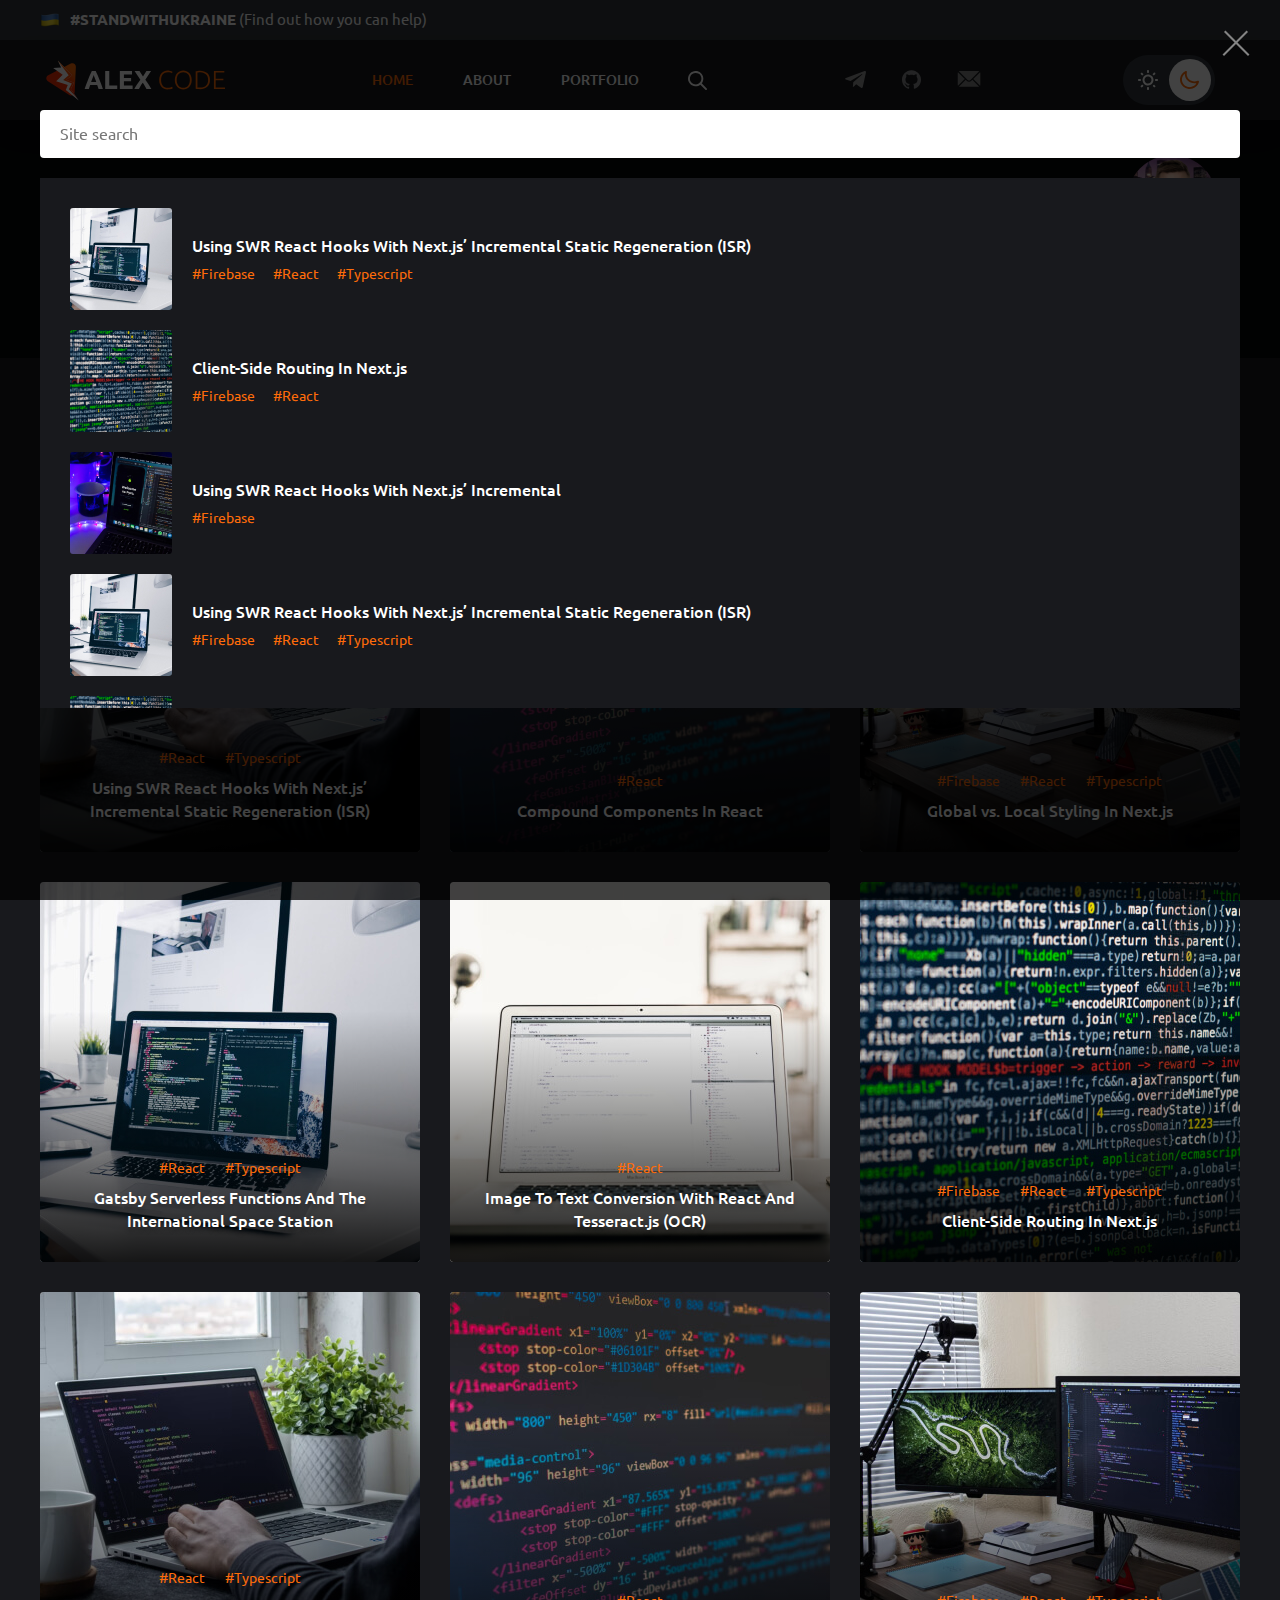
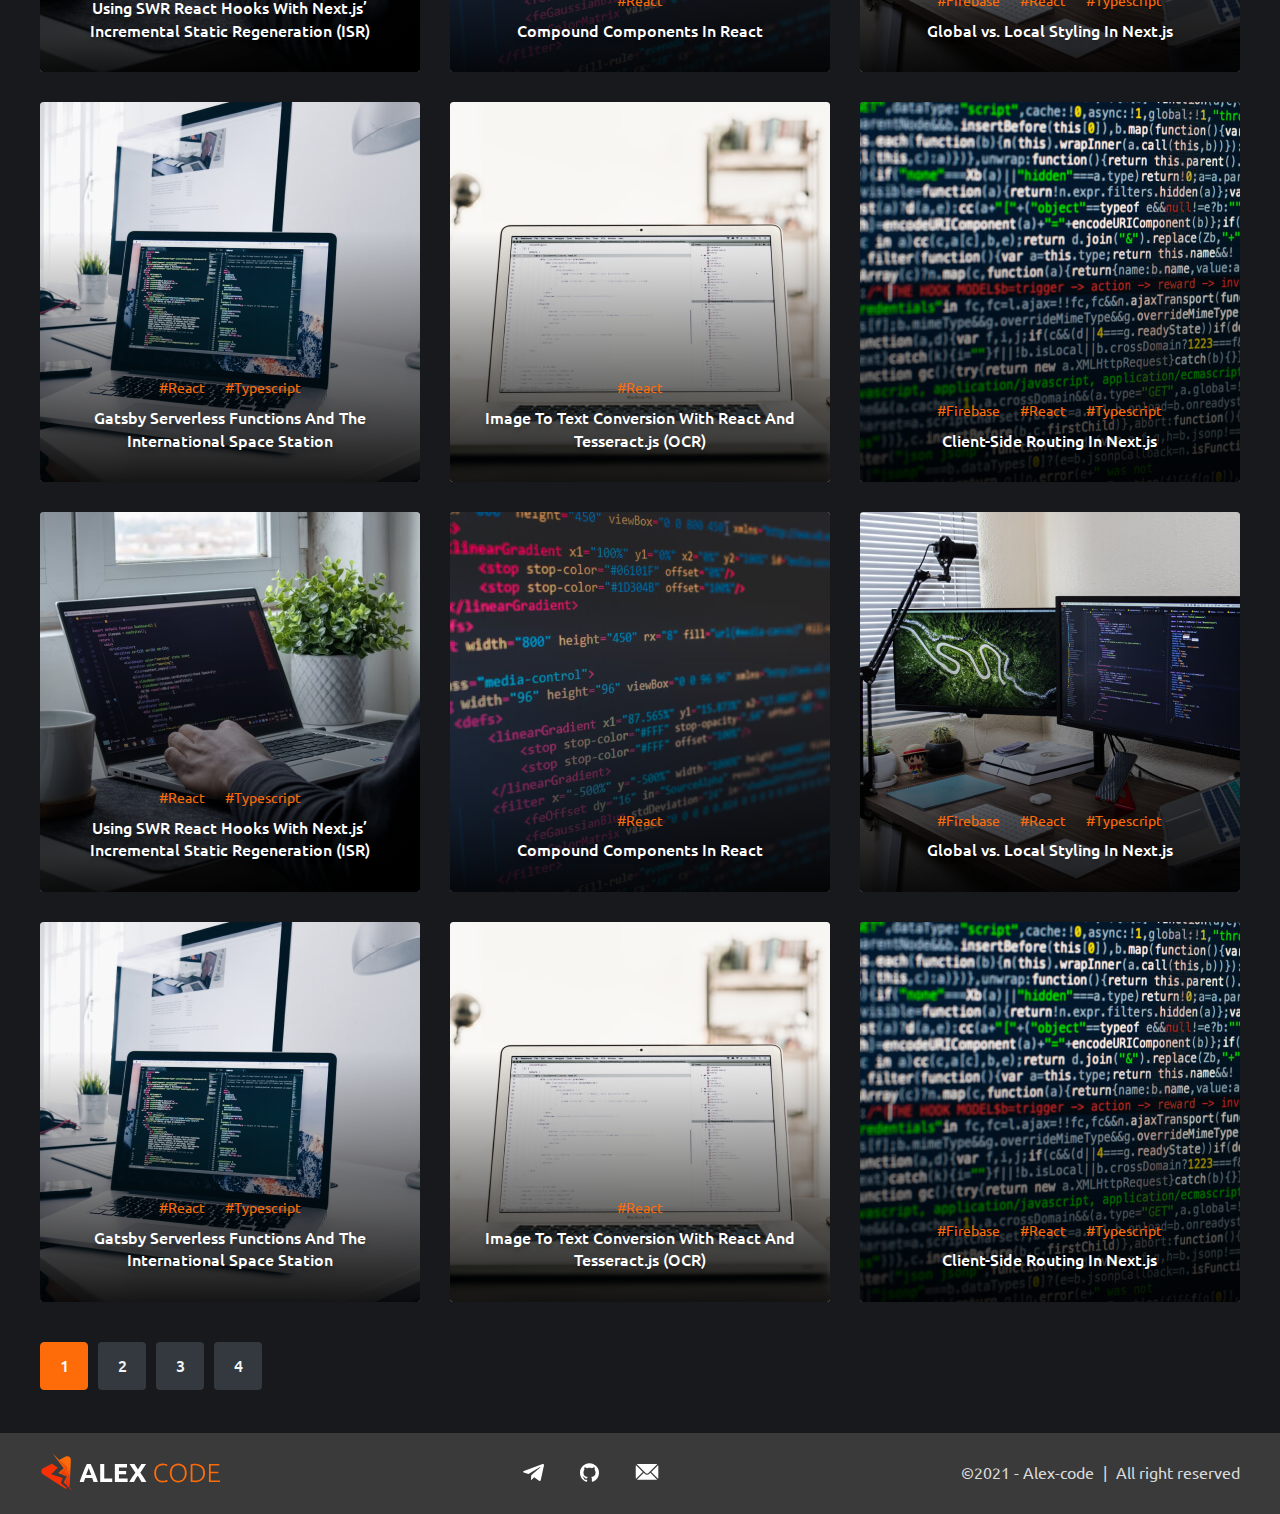
<file: html-theme/index_search_dark.html>
<!DOCTYPE HTML>
<html lang="ru">
<head>
	<meta charset="UTF-8">
	<title>AlexCode</title>
	<meta name="viewport" content="width=device-width, initial-scale=1.0">
	<!--[if IE]>
		<script src="//cdnjs.cloudflare.com/ajax/libs/html5shiv/r29/html5.min.js"></script>
	<![endif]-->
	<style>
		@font-face {
			font-display: swap;
			font-family: "Ubuntu";
			src: url(fonts/Ubuntu-Regular.woff2) format("woff2"),
			url("fonts/Ubuntu-Regular.woff") format("woff");
			font-style: normal;
			font-weight: 400;
		}
		@font-face {
			font-display: swap;
			font-family: "Ubuntu";
			src: url(fonts/Ubuntu-Medium.woff2) format("woff2"),
			url("fonts/Ubuntu-Medium.woff") format("woff");
			font-style: normal;
			font-weight: 500;
		}
		@font-face {
			font-display: swap;
			font-family: "Ubuntu";
			src: url(fonts/Ubuntu-Bold.woff2) format("woff2"),
			url("fonts/Ubuntu-Bold.woff") format("woff");
			font-style: normal;
			font-weight: 700;
		}
	</style>

	<link rel="stylesheet" href="css/main.css" />

	<link rel="apple-touch-icon" sizes="180x180" href="apple-touch-icon.png">
	<link rel="icon" type="image/png" sizes="32x32" href="favicon-32x32.png">
	<link rel="icon" type="image/png" sizes="16x16" href="favicon-16x16.png">
	<link rel="manifest" href="site.webmanifest">
	<link rel="mask-icon" href="safari-pinned-tab.svg" color="#5bbad5">
	<meta name="msapplication-TileColor" content="#da532c">
	<meta name="theme-color" content="#ffffff">
</head>
<body class="dark-theme">
	
	<div class="page">

		<div class="ukraine-support">
			<div class="container">
				<div class="ukraine-flex">
					<img width="20" height="20" src="images/ua-flag.png" alt="">
					<a href="https://war.ukraine.ua/support-ukraine/" target="_blank"><strong>#StandWithUkraine</strong> (Find out how you can help)</a>
				</div>
			</div>
		</div>
		
		<!--header-->
		<header>
			<div class="container">
				<div class="header-content-mobile">
					<a href="" class="main-logo">
						<img class="light" src="images/main-logo.svg" alt="">
						<img class="dark" src="images/main-logo-dark.svg" alt="">
					</a>
					<div class="header-buter"><img src="images/buter.svg" alt=""></div>
				</div>
				<div class="header-content">
					<div class="tob-block">
						<a href="" class="main-logo">
							<img class="light" src="images/main-logo.svg" alt="">
							<img class="dark" src="images/main-logo-dark.svg" alt="">
						</a>
						<div class="header-close"><img src="images/close.svg" alt=""></div>
					</div>

					<!-- mobile-search -->
					<div class="mobile-search">
						<div class="mobile-search-content">
							<form action="#" method="post" class="mobile-search-form simple-form">
								<div class="input-block">
									<input type="text" placeholder="Site search">
								</div>
							</form>
							<!-- <div class="no-results">Not found.</div> -->
							<div class="mobile-search-results">
								<div class="mobile-posts-block">
									<div class="inner-flex">
										<a href="" class="image"><img src="images/related-posts-1.jpg" alt=""></a>
										<a href="" class="name">Using SWR React Hooks With Next.js’ Incremental Static Regeneration (ISR)</a>
									</div>
									<div class="tags">
										<a href="">#Firebase</a>
										<a href="">#React</a>
										<a href="">#Typescript</a>
									</div>
								</div>
								<div class="mobile-posts-block">
									<div class="inner-flex">
										<a href="" class="image"><img src="images/related-posts-1.jpg" alt=""></a>
										<a href="" class="name">Using SWR React Hooks With Next.js’ Incremental Static Regeneration (ISR)</a>
									</div>
									<div class="tags">
										<a href="">#Firebase</a>
										<a href="">#React</a>
										<a href="">#Typescript</a>
									</div>
								</div>
								<div class="mobile-posts-block">
									<div class="inner-flex">
										<a href="" class="image"><img src="images/related-posts-1.jpg" alt=""></a>
										<a href="" class="name">Using SWR React Hooks With Next.js’ Incremental Static Regeneration (ISR)</a>
									</div>
									<div class="tags">
										<a href="">#Firebase</a>
										<a href="">#React</a>
										<a href="">#Typescript</a>
									</div>
								</div>
								<div class="mobile-posts-block">
									<div class="inner-flex">
										<a href="" class="image"><img src="images/related-posts-1.jpg" alt=""></a>
										<a href="" class="name">Using SWR React Hooks With Next.js’ Incremental Static Regeneration (ISR)</a>
									</div>
									<div class="tags">
										<a href="">#Firebase</a>
										<a href="">#React</a>
										<a href="">#Typescript</a>
									</div>
								</div>
								<div class="mobile-posts-block">
									<div class="inner-flex">
										<a href="" class="image"><img src="images/related-posts-1.jpg" alt=""></a>
										<a href="" class="name">Using SWR React Hooks With Next.js’ Incremental Static Regeneration (ISR)</a>
									</div>
									<div class="tags">
										<a href="">#Firebase</a>
										<a href="">#React</a>
										<a href="">#Typescript</a>
									</div>
								</div>
								<div class="mobile-posts-block">
									<div class="inner-flex">
										<a href="" class="image"><img src="images/related-posts-1.jpg" alt=""></a>
										<a href="" class="name">Using SWR React Hooks With Next.js’ Incremental Static Regeneration (ISR)</a>
									</div>
									<div class="tags">
										<a href="">#Firebase</a>
										<a href="">#React</a>
										<a href="">#Typescript</a>
									</div>
								</div>
							</div>
						</div>
						<div class="mobile-search-overlay">
							<div class="close-search"><img src="images/close-search.svg" alt=""></div>
						</div>
					</div>
					

					<div class="header-menu-outer">
						<ul class="header-menu">
							<li><a href="" class="active">Home</a></li>
							<li><a href="">About</a></li>
							<li><a href="">Portfolio</a></li>
						</ul>
						<div class="header-search-desctop"><img src="images/search.svg" alt=""></div>
					</div>
					<ul class="header-socials">
						<li><a href=""><img src="images/telegram.svg" alt=""></a></li>
						<li><a href="" class="git"><img src="images/github.svg" alt=""></a></li>
						<li><a href="mailto:1alexvash@gmail.com"><img src="images/mail.svg" alt=""></a></li>
					</ul>
					<ul class="theme-switcher">
						<li class="light"><img src="images/sun.svg" alt=""></li>
						<li class="dark"><img src="images/moon.svg" alt=""></li>
					</ul>
				</div>
			</div>

			<!-- desctop-search -->
			<div class="desctop-search" style="display: block;">
				<div class="container">
					<div class="desctop-search-content">
						<form action="#" method="post" class="desctop-search-form simple-form">
							<div class="input-block">
								<input type="text" placeholder="Site search">
							</div>
						</form>
						<!-- <div class="no-results">Not found.</div> -->
						<div class="desctop-search-results" style="display: block;">
							<div class="related-posts-block">
								<a href="" class="image"><img src="images/related-posts-1.jpg" alt=""></a>
								<div class="inner">
									<a href="" class="name">Using SWR React Hooks With Next.js’ Incremental Static Regeneration (ISR)</a>
									<div class="tags">
										<a href="">#Firebase</a>
										<a href="">#React</a>
										<a href="">#Typescript</a>
									</div>
								</div>
							</div>
							<div class="related-posts-block">
								<a href="" class="image"><img src="images/related-posts-2.jpg" alt=""></a>
								<div class="inner">
									<a href="" class="name">Client-Side Routing In Next.js</a>
									<div class="tags">
										<a href="">#Firebase</a>
										<a href="">#React</a>
									</div>
								</div>
							</div>
							<div class="related-posts-block">
								<a href="" class="image"><img src="images/related-posts-3.jpg" alt=""></a>
								<div class="inner">
									<a href="" class="name">Using SWR React Hooks With Next.js’ Incremental</a>
									<div class="tags">
										<a href="">#Firebase</a>
									</div>
								</div>
							</div>
							<div class="related-posts-block">
								<a href="" class="image"><img src="images/related-posts-1.jpg" alt=""></a>
								<div class="inner">
									<a href="" class="name">Using SWR React Hooks With Next.js’ Incremental Static Regeneration (ISR)</a>
									<div class="tags">
										<a href="">#Firebase</a>
										<a href="">#React</a>
										<a href="">#Typescript</a>
									</div>
								</div>
							</div>
							<div class="related-posts-block">
								<a href="" class="image"><img src="images/related-posts-2.jpg" alt=""></a>
								<div class="inner">
									<a href="" class="name">Client-Side Routing In Next.js</a>
									<div class="tags">
										<a href="">#Firebase</a>
										<a href="">#React</a>
									</div>
								</div>
							</div>
							<div class="related-posts-block">
								<a href="" class="image"><img src="images/related-posts-3.jpg" alt=""></a>
								<div class="inner">
									<a href="" class="name">Using SWR React Hooks With Next.js’ Incremental</a>
									<div class="tags">
										<a href="">#Firebase</a>
									</div>
								</div>
							</div>
							<div class="related-posts-block">
								<a href="" class="image"><img src="images/related-posts-1.jpg" alt=""></a>
								<div class="inner">
									<a href="" class="name">Using SWR React Hooks With Next.js’ Incremental Static Regeneration (ISR)</a>
									<div class="tags">
										<a href="">#Firebase</a>
										<a href="">#React</a>
										<a href="">#Typescript</a>
									</div>
								</div>
							</div>
							<div class="related-posts-block">
								<a href="" class="image"><img src="images/related-posts-2.jpg" alt=""></a>
								<div class="inner">
									<a href="" class="name">Client-Side Routing In Next.js</a>
									<div class="tags">
										<a href="">#Firebase</a>
										<a href="">#React</a>
									</div>
								</div>
							</div>
							<div class="related-posts-block">
								<a href="" class="image"><img src="images/related-posts-3.jpg" alt=""></a>
								<div class="inner">
									<a href="" class="name">Using SWR React Hooks With Next.js’ Incremental</a>
									<div class="tags">
										<a href="">#Firebase</a>
									</div>
								</div>
							</div>
							<div class="related-posts-block">
								<a href="" class="image"><img src="images/related-posts-1.jpg" alt=""></a>
								<div class="inner">
									<a href="" class="name">Using SWR React Hooks With Next.js’ Incremental Static Regeneration (ISR)</a>
									<div class="tags">
										<a href="">#Firebase</a>
										<a href="">#React</a>
										<a href="">#Typescript</a>
									</div>
								</div>
							</div>
						</div>
					</div>
				</div>
			</div>
			<div class="search-overlay" style="display: block;">
				<div class="close-search"><img src="images/close-search.svg" alt=""></div>
			</div>
		</header>
		<!--//header-->
		

		<!--main-content-->
		<div class="main-content">
			
			<!-- intro-section -->
			<section class="intro-section">
				<div class="container">
					<div class="intro-content">
						<div class="intro-avatar">
							<div class="image"><img src="images/author-avatar.jpg" alt=""></div>
							<div class="name">Alex</div>
							<div class="job">Full Stack JavaScript Developer</div>
						</div>
						<div class="intro-text">
							<h1>Hello, my name Alex</h1>
							<p>Lorem ipsum dolor sit amet, consectetur adipiscing elit. Vulputate elementum volutpat a, sit amet sed donec et. Adipiscing egestas molestie commodo sed consectetur egestas. Lorem ipsum dolor sit amet, consectetur adipiscing elit.</p>
						</div>
					</div>
				</div>
			</section>

			<!-- posts-list -->
			<section class="simple-section">
				<div class="container">
					<ul class="filter-tags-list">
						<li><a href="" class="active">ALL</a></li>
						<li><a href="">#React</a></li>
						<li><a href="">#Typescript</a></li>
						<li><a href="">#Firebase</a></li>
						<li><a href="">#React</a></li>
						<li><a href="">#Typescript</a></li>
						<li><a href="">#Firebase</a></li>
						<li><a href="">#React</a></li>
						<li><a href="">#Typescript</a></li>
						<li><a href="">#Firebase</a></li>
					</ul>

					<ul class="posts-list">
						<li>
							<div class="posts-list-block">
								<div class="content">
									<a href="" class="post-img"><img src="images/post-pic-1.jpg" alt=""></a>
									<div class="tags">
										<a href="">#React</a>
										<a href="">#Typescript</a>
									</div>
									<a href="" class="link">Using SWR React Hooks With Next.js’ Incremental Static Regeneration (ISR)</a>
								</div>
							</div>
						</li>
						<li>
							<div class="posts-list-block">
								<div class="content">
									<a href="" class="post-img"><img src="images/post-pic-2.jpg" alt=""></a>
									<div class="tags">
										<a href="">#React</a>
									</div>
									<a href="" class="link">Compound Components In React</a>
								</div>
							</div>
						</li>
						<li>
							<div class="posts-list-block">
								<div class="content">
									<a href="" class="post-img"><img src="images/post-pic-3.jpg" alt=""></a>
									<div class="tags">
										<a href="">#Firebase</a>
										<a href="">#React</a>
										<a href="">#Typescript</a>
									</div>
									<a href="" class="link">Global vs. Local Styling In Next.js</a>
								</div>
							</div>
						</li>
						<li>
							<div class="posts-list-block">
								<div class="content">
									<a href="" class="post-img"><img src="images/post-pic-4.jpg" alt=""></a>
									<div class="tags">
										<a href="">#React</a>
										<a href="">#Typescript</a>
									</div>
									<a href="" class="link">Gatsby Serverless Functions And The International Space Station</a>
								</div>
							</div>
						</li>
						<li>
							<div class="posts-list-block">
								<div class="content">
									<a href="" class="post-img"><img src="images/post-pic-5.jpg" alt=""></a>
									<div class="tags">
										<a href="">#React</a>
									</div>
									<a href="" class="link">Image To Text Conversion With React And Tesseract.js (OCR)</a>
								</div>
							</div>
						</li>
						<li>
							<div class="posts-list-block">
								<div class="content">
									<a href="" class="post-img"><img src="images/post-pic-6.jpg" alt=""></a>
									<div class="tags">
										<a href="">#Firebase</a>
										<a href="">#React</a>
										<a href="">#Typescript</a>
									</div>
									<a href="" class="link">Client-Side Routing In Next.js</a>
								</div>
							</div>
						</li>
						<li>
							<div class="posts-list-block">
								<div class="content">
									<a href="" class="post-img"><img src="images/post-pic-1.jpg" alt=""></a>
									<div class="tags">
										<a href="">#React</a>
										<a href="">#Typescript</a>
									</div>
									<a href="" class="link">Using SWR React Hooks With Next.js’ Incremental Static Regeneration (ISR)</a>
								</div>
							</div>
						</li>
						<li>
							<div class="posts-list-block">
								<div class="content">
									<a href="" class="post-img"><img src="images/post-pic-2.jpg" alt=""></a>
									<div class="tags">
										<a href="">#React</a>
									</div>
									<a href="" class="link">Compound Components In React</a>
								</div>
							</div>
						</li>
						<li>
							<div class="posts-list-block">
								<div class="content">
									<a href="" class="post-img"><img src="images/post-pic-3.jpg" alt=""></a>
									<div class="tags">
										<a href="">#Firebase</a>
										<a href="">#React</a>
										<a href="">#Typescript</a>
									</div>
									<a href="" class="link">Global vs. Local Styling In Next.js</a>
								</div>
							</div>
						</li>
						<li>
							<div class="posts-list-block">
								<div class="content">
									<a href="" class="post-img"><img src="images/post-pic-4.jpg" alt=""></a>
									<div class="tags">
										<a href="">#React</a>
										<a href="">#Typescript</a>
									</div>
									<a href="" class="link">Gatsby Serverless Functions And The International Space Station</a>
								</div>
							</div>
						</li>
						<li>
							<div class="posts-list-block">
								<div class="content">
									<a href="" class="post-img"><img src="images/post-pic-5.jpg" alt=""></a>
									<div class="tags">
										<a href="">#React</a>
									</div>
									<a href="" class="link">Image To Text Conversion With React And Tesseract.js (OCR)</a>
								</div>
							</div>
						</li>
						<li>
							<div class="posts-list-block">
								<div class="content">
									<a href="" class="post-img"><img src="images/post-pic-6.jpg" alt=""></a>
									<div class="tags">
										<a href="">#Firebase</a>
										<a href="">#React</a>
										<a href="">#Typescript</a>
									</div>
									<a href="" class="link">Client-Side Routing In Next.js</a>
								</div>
							</div>
						</li>
						<li>
							<div class="posts-list-block">
								<div class="content">
									<a href="" class="post-img"><img src="images/post-pic-1.jpg" alt=""></a>
									<div class="tags">
										<a href="">#React</a>
										<a href="">#Typescript</a>
									</div>
									<a href="" class="link">Using SWR React Hooks With Next.js’ Incremental Static Regeneration (ISR)</a>
								</div>
							</div>
						</li>
						<li>
							<div class="posts-list-block">
								<div class="content">
									<a href="" class="post-img"><img src="images/post-pic-2.jpg" alt=""></a>
									<div class="tags">
										<a href="">#React</a>
									</div>
									<a href="" class="link">Compound Components In React</a>
								</div>
							</div>
						</li>
						<li>
							<div class="posts-list-block">
								<div class="content">
									<a href="" class="post-img"><img src="images/post-pic-3.jpg" alt=""></a>
									<div class="tags">
										<a href="">#Firebase</a>
										<a href="">#React</a>
										<a href="">#Typescript</a>
									</div>
									<a href="" class="link">Global vs. Local Styling In Next.js</a>
								</div>
							</div>
						</li>
						<li>
							<div class="posts-list-block">
								<div class="content">
									<a href="" class="post-img"><img src="images/post-pic-4.jpg" alt=""></a>
									<div class="tags">
										<a href="">#React</a>
										<a href="">#Typescript</a>
									</div>
									<a href="" class="link">Gatsby Serverless Functions And The International Space Station</a>
								</div>
							</div>
						</li>
						<li>
							<div class="posts-list-block">
								<div class="content">
									<a href="" class="post-img"><img src="images/post-pic-5.jpg" alt=""></a>
									<div class="tags">
										<a href="">#React</a>
									</div>
									<a href="" class="link">Image To Text Conversion With React And Tesseract.js (OCR)</a>
								</div>
							</div>
						</li>
						<li>
							<div class="posts-list-block">
								<div class="content">
									<a href="" class="post-img"><img src="images/post-pic-6.jpg" alt=""></a>
									<div class="tags">
										<a href="">#Firebase</a>
										<a href="">#React</a>
										<a href="">#Typescript</a>
									</div>
									<a href="" class="link">Client-Side Routing In Next.js</a>
								</div>
							</div>
						</li>
					</ul>

					<ul class="pagination">
						<li><a href="" class="active">1</a></li>
						<li><a href="">2</a></li>
						<li><a href="">3</a></li>
						<li><a href="">4</a></li>
					</ul>
				</div>
			</section>

		</div>
		<!--//main-content-->

		<footer>
			<div class="container">
				<div class="footer-content">
					<div class="footer-logo"><img src="images/footer-logo.svg" alt=""></div>
					<ul class="footer-socials">
						<li><a href=""><img src="images/telegram.svg" alt=""></a></li>
						<li><a href=""><img src="images/github-gray.svg" alt=""></a></li>
						<li><a href="mailto:1alexvash@gmail.com"><img src="images/mail.svg" alt=""></a></li>
					</ul>
					<div class="copyright">&copy;2021 - Alex-code  <span class="divider">|</span>   All right reserved</div>
				</div>
			</div>
		</footer>

	</div>
	
</body>
</html>
</file>
<file: html-theme/css/main.css>
/* http://meyerweb.com/eric/tools/css/reset/ 
   v2.0 | 20110126
   License: none (public domain)
*/

html,
body,
div,
span,
applet,
object,
iframe,
h1,
h2,
h3,
h4,
h5,
h6,
p,
blockquote,
pre,
a,
abbr,
acronym,
address,
big,
cite,
code,
del,
dfn,
em,
img,
ins,
kbd,
q,
s,
samp,
small,
strike,
strong,
tt,
var,
b,
u,
i,
center,
dl,
dt,
dd,
ol,
ul,
li,
fieldset,
form,
label,
legend,
table,
caption,
tbody,
tfoot,
thead,
tr,
th,
td,
article,
aside,
canvas,
details,
embed,
figure,
figcaption,
footer,
header,
hgroup,
menu,
nav,
output,
ruby,
section,
summary,
time,
mark,
audio,
video {
  margin: 0;
  padding: 0;
  border: 0;
  font-size: 100%;
  font: inherit;
  vertical-align: baseline;
}

/* HTML5 display-role reset for older browsers */

article,
aside,
details,
figcaption,
figure,
footer,
header,
hgroup,
menu,
nav,
section {
  display: block;
}

body {
  line-height: 1;
}

ul {
  list-style: none;
}

blockquote,
q {
  quotes: none;
}

blockquote:before,
blockquote:after,
q:before,
q:after {
  content: "";
  content: none;
}

table {
  border-collapse: collapse;
  border-spacing: 0;
}

*,
*:before,
*:after {
  box-sizing: border-box;
}

.container {
  margin-right: auto;
  margin-left: auto;
  padding-left: 15px;
  padding-right: 15px;
}

.clearfix:before,
.clearfix:after,
.container:before,
.container:after {
  content: " ";
  display: table;
}

.clearfix:after,
.container:after {
  clear: both;
}

html {
  font-size: 16px;
  font-weight: 400;
}

body {
  font-family: Ubuntu, Arial, Tahoma, sans-serif;
  color: #616161;
  background: #fff;
}

body::-webkit-scrollbar {
  width: 10px;
  background: #fff;
  border-left: 1px solid #f5f5f5;
}

body::-webkit-scrollbar-thumb {
  border: none;
  border-radius: 5px;
  background: #fe6c0a;
}

a {
  text-decoration: none;
  color: inherit;
}

a:hover {
  text-decoration: none;
}

*,
*:active,
*:focus {
  outline: none !important;
}

.page {
  display: -ms-flexbox;
  display: flex;
  min-height: 100vh;
  -ms-flex-direction: column;
  flex-direction: column;
}

.main-content {
  -ms-flex: 1 1 auto;
  flex: 1 1 auto;
}

strong {
  font-weight: 700;
}

.btn {
  display: inline-block;
  font-weight: 500;
  color: #fff;
  border-radius: 4px;
  line-height: 1.2;
  padding: 13px 30px;
  background: #fe6c0a;
  border: 1px solid transparent;
  transition: all 0.3s ease-out;
  font-size: 16px;
}

.btn:hover {
  color: #fe6c0a;
  border-color: #fe6c0a;
  background: transparent;
}

button.btn {
  cursor: pointer;
  line-height: 1.2;
  font-family: Ubuntu, Arial, Tahoma, sans-serif;
}

.breadcrumbs-outer {
  background: #f8fafc;
  padding: 20px 0;
}

.breadcrumbs {
  font-size: 14px;
  line-height: 1.4;
  color: #707070;
}

.breadcrumbs li {
  display: inline;
}

.breadcrumbs li:after {
  content: "/";
  margin: 0 17px;
  color: #cbcbcb;
}

.breadcrumbs li:last-child:after {
  display: none;
}

.breadcrumbs a:hover {
  text-decoration: underline;
}

.breadcrumbs span {
  color: #3a3a3a;
}

/*header =======================================================*/

header {
  position: relative;
  z-index: 30;
  background: #ffffff;
  box-shadow: 0px 4px 41px rgba(0, 0, 0, 0.06);
}

.header-content-mobile {
  display: none;
}

.header-content {
  display: -ms-flexbox;
  display: flex;
  -ms-flex-align: center;
  align-items: center;
  -ms-flex-pack: justify;
  justify-content: space-between;
  padding: 0 25px 0 5px;
}

.main-logo {
  -ms-flex-negative: 0;
  flex-shrink: 0;
  display: block;
}

.main-logo .light {
  display: block;
}

.main-logo .dark {
  display: none;
}

.header-menu-outer {
  display: -ms-flexbox;
  display: flex;
  margin-right: 15px;
}

.header-menu {
  display: -ms-flexbox;
  display: flex;
  text-align: center;
  font-weight: 500;
  font-size: 14px;
  color: #3a3a3a;
  text-transform: uppercase;
}

.header-menu li {
  margin: 0 15px;
}

.header-menu a {
  display: block;
  padding: 33px 10px;
  transition: all 0.3s ease-out;
}

.header-menu a:hover {
  color: #fe6c0a;
}

.header-menu .active {
  position: relative;
  color: #fe6c0a !important;
}

.header-menu .active:after {
  content: "";
  position: absolute;
  background: #fe6c0a;
  height: 2px;
  border-radius: 1px;
  left: 0;
  bottom: 0;
  width: 100%;
}

.header-search-desctop {
  cursor: pointer;
  -ms-flex-item-align: center;
  -ms-grid-row-align: center;
  align-self: center;
  margin-left: 24px;
}

.header-search-desctop:hover img {
  filter: none !important;
}

.header-search-desctop img {
  display: block;
  filter: brightness(0);
  transition: all 0.3s ease-out;
}

.header-socials {
  display: -ms-flexbox;
  display: flex;
  -ms-flex-align: center;
  align-items: center;
  margin: 0 -18px;
}

.header-socials li {
  margin: 0 18px;
}

.header-socials a {
  transition: all 0.3s ease-out;
  filter: grayscale(1);
}

.header-socials a:hover {
  filter: grayscale(0);
  opacity: 1 !important;
}

.header-socials .git {
  opacity: 0.5;
}

.header-close {
  display: none;
}

.ukraine-support {
  background: #f2f5f7;
  font-size: 15px;
  line-height: 1.3;
  padding: 10px 0;
  color: #3a3a3a;
}

.ukraine-support strong {
  text-transform: uppercase;
}

.ukraine-flex {
  display: -ms-flexbox;
  display: flex;
  -ms-flex-align: center;
  align-items: center;
}

.ukraine-flex img {
  display: block;
  -ms-flex-negative: 0;
  flex-shrink: 0;
  margin-right: 10px;
}

.ukraine-flex a:hover {
  text-decoration: underline;
}

.theme-switcher {
  display: -ms-flexbox;
  display: flex;
  -ms-flex-negative: 0;
  flex-shrink: 0;
  background: #f2f5f7;
  border-radius: 45px;
  padding: 4px;
  margin-left: 20px;
}

.theme-switcher li {
  cursor: pointer;
  width: 42px;
  height: 42px;
  -ms-flex-negative: 0;
  flex-shrink: 0;
  border-radius: 50%;
  display: -ms-flexbox;
  display: flex;
  -ms-flex-align: center;
  align-items: center;
  -ms-flex-pack: center;
  justify-content: center;
}

.theme-switcher li:hover img {
  filter: none !important;
}

.theme-switcher img {
  display: block;
  transition: all 0.3s ease-out;
}

.theme-switcher .light {
  background: #fff;
}

.theme-switcher .dark img {
  filter: brightness(0);
}

.search-overlay {
  position: fixed;
  z-index: 40;
  height: 100vh;
  width: 100%;
  background: rgba(0, 0, 0, 0.74);
  top: 0;
  left: 0;
  display: none;
}

.close-search {
  position: absolute;
  top: 30px;
  right: 30px;
  cursor: pointer;
}

.close-search:hover img {
  filter: none;
}

.close-search img {
  display: block;
  filter: grayscale(1);
  transition: all 0.3s ease-out;
}

.desctop-search {
  position: absolute;
  z-index: 41;
  top: 100%;
  left: 0;
  width: 100%;
  margin-top: -10px;
  display: none;
}

.desctop-search-content {
  position: relative;
}

.desctop-search-content .no-results {
  font-weight: 400;
  font-size: 18px;
  color: #fff;
}

.desctop-search-form {
  margin-bottom: 20px;
}

.desctop-search-form .input-block {
  margin-bottom: 0;
}

.desctop-search-form .input-block input {
  color: #3a3a3a !important;
  background: #fff;
}

.desctop-search-form .input-block input:focus {
  border-color: #fe6c0a;
}

.desctop-search-form .input-block input::-webkit-input-placeholder {
  color: #777777 !important;
  opacity: 1;
}

.desctop-search-form .input-block input:-moz-placeholder {
  color: #777777 !important;
  opacity: 1;
}

.desctop-search-form .input-block input::-moz-placeholder {
  color: #777777 !important;
  opacity: 1;
}

.desctop-search-form .input-block input:-ms-input-placeholder {
  color: #777777 !important;
  opacity: 1;
}

.desctop-search-results {
  max-height: 530px;
  overflow: auto;
  background: #fff;
  padding: 30px 30px 10px;
  display: none;
}

.desctop-search-results::-webkit-scrollbar {
  width: 10px;
  background: #fff;
  border-left: 1px solid #f5f5f5;
}

.desctop-search-results::-webkit-scrollbar-thumb {
  border: none;
  border-radius: 5px;
  background: #fe6c0a;
}

/*intro-section =================================================*/

.intro-section {
  background: #f8fafc;
  padding: 35px 0;
  color: #707070;
}

.intro-content {
  display: -ms-flexbox;
  display: flex;
  -ms-flex-align: center;
  align-items: center;
}

.intro-avatar {
  -ms-flex-negative: 0;
  flex-shrink: 0;
  margin-left: auto;
  text-align: center;
  max-width: 136px;
  -ms-flex-order: 2;
  order: 2;
}

.intro-avatar .image {
  width: 90px;
  height: 90px;
  border-radius: 50%;
  overflow: hidden;
  margin: 0 auto 16px;
}

.intro-avatar .image img {
  display: block;
  height: 100%;
  width: 100%;
  object-fit: cover;
}

.intro-avatar .name {
  color: #3a3a3a;
  font-size: 16px;
  font-weight: 700;
  text-transform: uppercase;
  margin-bottom: 4px;
}

.intro-avatar .job {
  line-height: 1.5;
  font-size: 14px;
}

.intro-text {
  padding-right: 70px;
}

.intro-text h1 {
  color: #3a3a3a;
  line-height: 1.28;
  font-weight: bold;
  font-size: 50px;
  margin-bottom: 17px;
}

.intro-text p {
  line-height: 1.69;
}

/*simple-section =================================================*/

.simple-section {
  padding: 36px 0;
}

.simple-section.gray-bg {
  background: #f8fafc;
}

.filter-tags-list {
  display: -ms-flexbox;
  display: flex;
  -ms-flex-wrap: wrap;
  flex-wrap: wrap;
  margin: 0 -10px 16px;
  font-size: 14px;
}

.filter-tags-list li {
  margin: 0 10px 20px;
}

.filter-tags-list a {
  display: block;
  padding: 12px 19px;
  text-align: center;
  line-height: 1.14;
  background: #f2f5f7;
  border-radius: 4px;
  border: 1px solid transparent;
  color: #3a3a3a;
  transition: all 0.3s ease-out;
}

.filter-tags-list a:hover {
  border-color: #3a3a3a;
}

.filter-tags-list a.active {
  color: #fff !important;
  background: #fe6c0a !important;
  border-color: #fe6c0a !important;
}

.posts-list {
  display: -ms-flexbox;
  display: flex;
  -ms-flex-wrap: wrap;
  flex-wrap: wrap;
  margin: 0 -15px 10px;
}

.posts-list li {
  margin: 0 15px 30px;
  width: calc(33.333% - 30px);
  overflow: hidden;
  position: relative;
}

.posts-list li:before {
  content: "";
  display: block;
  padding-top: 100%;
}

.posts-list-block {
  display: block;
  position: absolute;
  right: 0;
  top: 0;
  bottom: 0;
  left: 0;
  z-index: 2;
  border-radius: 3px;
  overflow: hidden;
}

.posts-list-block:hover .post-img:after {
  height: 100%;
}

.posts-list-block .content {
  position: absolute;
  z-index: 5;
  left: 0;
  top: 0;
  height: 100%;
  width: 100%;
  z-index: 2;
  display: -ms-flexbox;
  display: flex;
  -ms-flex-align: center;
  align-items: center;
  -ms-flex-direction: column;
  flex-direction: column;
  -ms-flex-pack: end;
  justify-content: flex-end;
  padding: 30px;
  text-align: center;
}

.posts-list-block .post-img {
  display: block;
  height: 100%;
  width: 100%;
  position: absolute;
  z-index: -1;
  left: 0;
  top: 0;
}

.posts-list-block .post-img:after {
  content: "";
  position: absolute;
  z-index: 3;
  left: 0;
  bottom: 0;
  width: 100%;
  height: 66%;
  transition: all 0.3s ease-out;
  border-radius: 3px;
  pointer-events: none;
  background: linear-gradient(
    180deg,
    rgba(0, 0, 0, 0) 0%,
    rgba(0, 0, 0, 0.9) 100%
  );
}

.posts-list-block .post-img img {
  height: 100%;
  width: 100%;
  object-fit: cover;
  border-radius: 3px;
}

.posts-list-block .link {
  font-weight: 500;
  line-height: 1.4;
  color: #fff;
  width: 100%;
}

.posts-list-block .link:hover {
  text-decoration: underline;
}

.posts-list-block .tags {
  display: -ms-flexbox;
  display: flex;
  -ms-flex-pack: center;
  justify-content: center;
  -ms-flex-wrap: wrap;
  flex-wrap: wrap;
  font-size: 14px;
  line-height: 1.14;
  color: #fe6c0a;
  width: 100%;
}

.posts-list-block .tags a {
  margin: 0 10px 10px;
  display: inline-block;
}

.posts-list-block .tags a:hover {
  text-decoration: underline;
}

.pagination {
  margin: 0 -5px 7px;
  color: #000;
  display: -ms-flexbox;
  display: flex;
  -ms-flex-align: center;
  align-items: center;
  -ms-flex-pack: start;
  justify-content: flex-start;
  -ms-flex-wrap: wrap;
  flex-wrap: wrap;
  font-weight: 500;
}

.pagination li {
  margin: 0 5px;
}

.pagination a {
  display: -ms-flexbox;
  display: flex;
  width: 48px;
  height: 48px;
  background: #f2f5f7;
  border-radius: 4px;
  text-align: center;
  -ms-flex-align: center;
  align-items: center;
  -ms-flex-pack: center;
  justify-content: center;
  transition: all 0.3s ease-out;
  border: 1px solid transparent;
}

.pagination a:hover {
  border-color: #3a3a3a;
}

.pagination a.active {
  color: #fff !important;
  background: #fe6c0a !important;
  border-color: #fe6c0a !important;
}

/*footer =======================================================*/

footer {
  background: #3a3a3a;
  padding: 15px 0;
}

.footer-content {
  display: -ms-flexbox;
  display: flex;
  -ms-flex-align: center;
  align-items: center;
  -ms-flex-pack: justify;
  justify-content: space-between;
}

.footer-logo {
  -ms-flex-negative: 0;
  flex-shrink: 0;
}

.footer-logo img {
  display: block;
}

.copyright {
  color: #dadada;
}

.copyright .divider {
  margin: 0 5px;
}

.footer-socials {
  display: -ms-flexbox;
  display: flex;
  -ms-flex-align: center;
  align-items: center;
  margin: 0 -18px;
}

.footer-socials li {
  margin: 0 18px;
}

.footer-socials a {
  filter: brightness(0) invert(1);
  transition: all 0.3s ease-out;
}

.footer-socials a:hover {
  filter: none;
}

/*blogpost-section ==============================================*/

.blogpost-outer {
  display: -ms-flexbox;
  display: flex;
}

.related-posts {
  -ms-flex-negative: 0;
  flex-shrink: 0;
  margin-left: auto;
  width: 379px;
  padding: 30px;
  padding-right: 0;
}

.related-posts .btn {
  margin-top: 10px;
}

h2 {
  font-weight: 700;
  font-size: 30px;
  line-height: 1.19;
  margin-bottom: 27px;
  color: #3a3a3a;
}

.related-posts-block {
  display: -ms-flexbox;
  display: flex;
  margin-bottom: 20px;
}

.related-posts-block .image {
  display: block;
  -ms-flex-negative: 0;
  flex-shrink: 0;
  margin-right: 20px;
  width: 102px;
  height: 102px;
  transition: all 0.3s ease-out;
}

.related-posts-block .image:hover {
  opacity: 0.8;
}

.related-posts-block .image img {
  height: 100%;
  width: 100%;
  object-fit: cover;
  border-radius: 3px;
}

.related-posts-block .inner {
  -ms-flex-item-align: center;
  -ms-grid-row-align: center;
  align-self: center;
}

.related-posts-block .name {
  font-weight: 500;
  line-height: 139.9%;
  color: #3a3a3a;
  display: inline-block;
}

.related-posts-block .name:hover {
  text-decoration: underline;
}

.related-posts-block .tags {
  margin: 10px -9px -5px;
  display: -ms-flexbox;
  display: flex;
  -ms-flex-wrap: wrap;
  flex-wrap: wrap;
  font-size: 14px;
  line-height: 1.14;
  color: #fe6c0a;
}

.related-posts-block .tags a {
  margin: 0 9px 5px;
  display: inline-block;
}

.related-posts-block .tags a:hover {
  text-decoration: underline;
}

.blogpost-content {
  -ms-flex-positive: 1;
  flex-grow: 1;
  border-right: 1px solid #e7e7e7;
  padding: 36px 30px;
  padding-left: 0;
}

.blogpost-content .tags {
  margin: 0 -10px 21px;
  display: -ms-flexbox;
  display: flex;
  -ms-flex-wrap: wrap;
  flex-wrap: wrap;
  font-size: 14px;
  line-height: 1.14;
  color: #fe6c0a;
}

.blogpost-content .tags a {
  margin: 0 10px 5px;
  display: inline-block;
  text-decoration: none;
}

.blogpost-content .tags a:hover {
  text-decoration: underline;
}

.blogpost-content p {
  line-height: 169%;
  margin-bottom: 27px;
}

.blogpost-content a {
  text-decoration: underline;
  color: #fe6c0a;
}

.blogpost-content a:hover {
  text-decoration: none;
}

.blogpost-content strong {
  color: #3a3a3a;
}

.simple-list {
  line-height: 169%;
  margin-top: -2px;
  margin-bottom: 20px;
}

.simple-list li {
  padding-left: 24px;
  position: relative;
}

.simple-list li:before {
  content: "";
  left: 10px;
  top: 12px;
  width: 4px;
  height: 4px;
  border-radius: 50%;
  position: absolute;
  display: block;
  background: #616161;
}

.blogpost-image {
  margin-bottom: 26px;
  border-radius: 3px;
  overflow: hidden;
}

.blogpost-image img {
  display: block;
  width: 100%;
}

h1 {
  font-weight: bold;
  font-size: 43px;
  line-height: 1.31;
  color: #3a3a3a;
  margin-bottom: 26px;
}

.blogpost-date {
  font-size: 15px;
  color: #707070;
  margin-bottom: 7px;
  font-weight: 300;
}

.blogpost-date span {
  display: inline-block;
  background: #f2f5f7;
  border-radius: 4px;
  padding: 8px 13px;
}

h3 {
  font-weight: 500;
  font-size: 24px;
  line-height: 1.29;
  margin-bottom: 27px;
  color: #3a3a3a;
}

.blogpost-options {
  display: -ms-flexbox;
  display: flex;
  -ms-flex-align: center;
  align-items: center;
}

.blogpost-options .share {
  display: -ms-inline-flexbox;
  display: inline-flex;
  border: 1px solid transparent;
  -ms-flex-align: center;
  align-items: center;
  transition: all 0.3s ease-out;
  background: #f2f5f7;
  border-radius: 4px;
  padding: 11px 20px;
  color: #3a3a3a;
  font-size: 14px;
  -ms-flex-negative: 0;
  flex-shrink: 0;
  margin-right: 29px;
  text-decoration: none;
  font-weight: 700;
}

.blogpost-options .share:hover {
  border-color: #3a3a3a;
}

.blogpost-options .share img {
  -ms-flex-negative: 0;
  flex-shrink: 0;
  margin-right: 8px;
}

.blogpost-options .viewed {
  display: -ms-inline-flexbox;
  display: inline-flex;
  -ms-flex-align: center;
  align-items: center;
  -ms-flex-negative: 0;
  flex-shrink: 0;
  color: #707070;
  font-size: 14px;
}

.blogpost-options .viewed img {
  -ms-flex-negative: 0;
  flex-shrink: 0;
  margin-right: 13px;
}

/*.blogpost-liked{
	display: flex;
	align-items: center;
	margin-left: auto;
	margin-right: -14px;
	a{
		display: inline-flex;
		align-items: center;
		margin: 0 14px;
		text-decoration: none;
		&:hover{
			img{
				filter: brightness(1);
			}
		}
	}
	img{
		flex-shrink: 0;
		margin-right: 13px;
		transition: @transition;
		filter: brightness(0);
	}
	.like{
		color: #4AC002;
	}
	.dislike{
		color: #CC2D0A;
	}
	.active{
		img{
			filter: brightness(1);
		}
	}
}*/

.blogpost-liked {
  display: -ms-flexbox;
  display: flex;
  -ms-flex-align: center;
  align-items: center;
  margin-left: auto;
  margin-right: -5px;
  font-size: 14px;
  font-weight: 700;
}

.blogpost-liked a {
  display: -ms-inline-flexbox;
  display: inline-flex;
  -ms-flex-align: center;
  align-items: center;
  margin: 0 5px;
  text-decoration: none;
  height: 31px;
  background: #f2f5f7;
  border: 1px solid transparent;
  border-radius: 29px;
  transition: all 0.3s ease-out;
  color: #3a3a3a;
  padding: 0 9px;
}

.blogpost-liked a:hover {
  border-color: #3a3a3a;
}

.blogpost-liked img {
  -ms-flex-negative: 0;
  flex-shrink: 0;
  margin-right: 5px;
}

/*comments-section ==============================================*/

.comments-outer {
  display: -ms-flexbox;
  display: flex;
  -ms-flex-align: start;
  align-items: flex-start;
}

.comments-content {
  -ms-flex-positive: 1;
  flex-grow: 1;
  margin-right: 30px;
}

.simple-form {
  text-align: left;
}

.simple-form input,
.simple-form textarea,
.simple-form select {
  display: block;
  width: 100%;
  transition: border-color 0.3s ease-out;
  height: 48px;
  padding: 0 19px;
  color: #fff;
  font-size: 16px;
  font-family: Ubuntu, Arial, Tahoma, sans-serif;
  border-radius: 4px;
  border: solid 1px transparent;
  background: #505050;
}

.simple-form input:focus,
.simple-form textarea:focus,
.simple-form select:focus {
  border-color: #cdcdcd;
}

.simple-form input::-webkit-input-placeholder,
.simple-form textarea::-webkit-input-placeholder,
.simple-form select::-webkit-input-placeholder {
  color: #fff;
  opacity: 0.5;
}

.simple-form input:-moz-placeholder,
.simple-form textarea:-moz-placeholder,
.simple-form select:-moz-placeholder {
  color: #fff;
  opacity: 0.5;
}

.simple-form input::-moz-placeholder,
.simple-form textarea::-moz-placeholder,
.simple-form select::-moz-placeholder {
  color: #fff;
  opacity: 0.5;
}

.simple-form input:-ms-input-placeholder,
.simple-form textarea:-ms-input-placeholder,
.simple-form select:-ms-input-placeholder {
  color: #fff;
  opacity: 0.5;
}

.simple-form textarea {
  resize: none;
  height: 262px;
  line-height: 1.2;
  padding: 18px 19px;
}

.simple-form .input-block {
  margin-bottom: 20px;
}

.simple-form .btn {
  width: 100%;
}

.comments-form {
  -ms-flex-negative: 0;
  flex-shrink: 0;
  width: 380px;
  margin-left: auto;
  background: #3a3a3a;
  padding: 26px 30px 31px;
  color: #fff;
  position: -webkit-sticky;
  position: sticky;
  top: 10px;
  border-radius: 3px;
}

.comments-form h3 {
  color: #fff;
  margin-bottom: 20px;
}

.comments-block {
  margin-bottom: 30px;
  padding: 29px;
  background: #ffffff;
  border-radius: 3px;
  border: 1px solid transparent;
}

.comments-block.replied {
  border-color: #ffd3b6;
  margin-left: 103px;
  margin-top: -10px;
}

.comments-block .top {
  display: -ms-flexbox;
  display: flex;
  -ms-flex-align: center;
  align-items: center;
  -ms-flex-pack: justify;
  justify-content: space-between;
  margin-bottom: 14px;
  padding-top: 5px;
}

.comments-block .name {
  font-weight: bold;
  font-size: 18px;
  text-transform: uppercase;
  color: #3a3a3a;
}

.comments-block .date {
  font-size: 15px;
  color: #707070;
  -ms-flex-negative: 0;
  flex-shrink: 0;
  margin-left: 15px;
  font-weight: 300;
}

.comments-block .text {
  line-height: 1.69;
  text-align: justify;
}

.comments-block .bottom {
  margin-top: 16px;
  display: -ms-flexbox;
  display: flex;
  -ms-flex-align: center;
  align-items: center;
}

.comments-block .reply {
  display: -ms-inline-flexbox;
  display: inline-flex;
  border: 1px solid #e0e0e0;
  -ms-flex-align: center;
  align-items: center;
  transition: all 0.3s ease-out;
  background: #fff;
  border-radius: 4px;
  padding: 8px 15px;
  color: #707070;
  font-size: 14px;
  -ms-flex-negative: 0;
  flex-shrink: 0;
}

.comments-block .reply:hover {
  border-color: #3a3a3a;
  color: #3a3a3a;
}

.comments-block .reply:hover img {
  opacity: 1;
}

.comments-block .reply img {
  -ms-flex-negative: 0;
  flex-shrink: 0;
  margin-right: 7px;
  transition: all 0.3s ease-out;
  opacity: 0.75;
}

.page-progress {
  position: relative;
  z-index: 29;
  background: #f2f5f7;
  height: 10px;
}

.page-progress .progress-bar {
  display: block;
  background: #3a3a3a;
  border-radius: 1px;
  height: 100%;
}

/*========================== MEDIA =============================*/

.dark-theme {
  background: #18191d;
  color: #f2f5f7;
}

.dark-theme::-webkit-scrollbar {
  background: #33393f;
  border: none;
}

.dark-theme .ukraine-support {
  background: #33393f;
  color: #fff;
}

.dark-theme header {
  background: #18191d;
}

.dark-theme .main-logo .dark {
  display: block;
}

.dark-theme .main-logo .light {
  display: none;
}

.dark-theme .header-menu a {
  color: #fff;
}

.dark-theme .header-menu a:hover {
  color: #fe6c0a;
}

.dark-theme .header-socials .git {
  filter: brightness(0) invert(1);
}

.dark-theme .header-search-desctop img {
  filter: brightness(0) invert(1);
}

.dark-theme .intro-section {
  background: #070809;
  color: #f2f5f7;
}

.dark-theme .intro-text h1 {
  color: #fff;
}

.dark-theme .intro-avatar .name {
  color: #fff;
}

.dark-theme .filter-tags-list a {
  background: #33393f;
  color: #f2f5f7;
}

.dark-theme .filter-tags-list a:hover {
  border-color: #f2f5f7;
}

.dark-theme .posts-list-block:hover .content:after {
  border-color: #fe6c0a;
}

.dark-theme .posts-list-block .content:after {
  content: "";
  left: 0;
  top: 0;
  height: 100%;
  width: 100%;
  z-index: 5;
  border: 1px solid transparent;
  border-radius: 3px;
  position: absolute;
  display: block;
  transition: all 0.3s ease-out;
  pointer-events: none;
}

.dark-theme .posts-list-block .link {
  text-shadow: 0px 4px 4px rgba(0, 0, 0, 0.25);
}

.dark-theme .theme-switcher {
  background: #33393f;
}

.dark-theme .theme-switcher .light {
  background: transparent;
}

.dark-theme .theme-switcher .light img {
  filter: brightness(0) invert(1);
}

.dark-theme .theme-switcher .dark {
  background: #fff;
}

.dark-theme .theme-switcher .dark img {
  filter: none;
}

.dark-theme .pagination a {
  background: #33393f;
  color: #f2f5f7;
}

.dark-theme .pagination a:hover {
  border-color: #f2f5f7;
}

.dark-theme .desctop-search-results {
  background: #18191d;
}

.dark-theme .desctop-search-results::-webkit-scrollbar {
  background: #33393f;
  border: none;
}

.dark-theme .related-posts-block .name {
  color: #fff;
}

.dark-theme .header-buter img {
  filter: brightness(0) invert(1);
}

.dark-theme .header-content {
  background: #18191d;
}

.dark-theme .header-content .tob-block {
  border-color: #33393f;
}

.dark-theme .mobile-search-results {
  background: #18191d;
}

.dark-theme .mobile-search-results::-webkit-scrollbar {
  background: #33393f;
  border: none;
}

.dark-theme .mobile-posts-block {
  border-color: #33393f;
}

.dark-theme .mobile-posts-block .name {
  color: #fff;
}

.dark-theme .page-progress {
  background: #33393f;
}

.dark-theme .page-progress .progress-bar {
  background: #fe6c0a;
}

.dark-theme h1,
.dark-theme h2,
.dark-theme h3 {
  color: #fff;
}

.dark-theme .breadcrumbs-outer {
  background: #070808;
}

.dark-theme .breadcrumbs {
  color: #aeaeae;
}

.dark-theme .breadcrumbs li:after {
  color: #aeaeae;
}

.dark-theme .breadcrumbs span {
  color: #f2f5f7;
}

.dark-theme .blogpost-content {
  border-right-color: #33393f;
}

.dark-theme .blogpost-options .share {
  background: #33393f;
  color: #f2f5f7;
}

.dark-theme .blogpost-options .share:hover {
  border-color: #d8d8d8;
}

.dark-theme .blogpost-options .viewed {
  color: #f2f5f7;
}

.dark-theme .blogpost-content strong {
  color: #f2f5f7;
}

.dark-theme .simple-list li::before {
  background: #f2f5f7;
}

.dark-theme .blogpost-liked a {
  background: #33393f;
  color: #f2f5f7;
}

.dark-theme .blogpost-liked a:hover {
  border-color: #d8d8d8;
}

.dark-theme .blogpost-date span {
  background: #33393f;
  color: #f2f5f7;
}

.dark-theme .simple-section.gray-bg {
  background: #070808;
}

.dark-theme .comments-block {
  background: #18191d;
}

.dark-theme .comments-block.replied {
  border-color: #595959;
}

.dark-theme .comments-block .name {
  color: #fff;
}

.dark-theme .comments-block .reply {
  color: #f2f5f7;
  background: #33393f;
  border-color: transparent;
}

.dark-theme .comments-block .reply:hover {
  border-color: #fe6c0a;
}

.dark-theme .comments-block .reply img {
  filter: brightness(0) invert(1);
}

.dark-theme .comments-form {
  background: #33393f;
}

.dark-theme .simple-form input,
.dark-theme .simple-form textarea,
.dark-theme .simple-form select {
  color: #33393f;
  background: #fff;
}

.dark-theme .simple-form input:focus,
.dark-theme .simple-form textarea:focus,
.dark-theme .simple-form select:focus {
  border-color: #fe6c0a;
}

.dark-theme .simple-form input::-webkit-input-placeholder,
.dark-theme .simple-form textarea::-webkit-input-placeholder,
.dark-theme .simple-form select::-webkit-input-placeholder {
  color: #33393f;
  opacity: 1;
}

.dark-theme .simple-form input:-moz-placeholder,
.dark-theme .simple-form textarea:-moz-placeholder,
.dark-theme .simple-form select:-moz-placeholder {
  color: #33393f;
  opacity: 1;
}

.dark-theme .simple-form input::-moz-placeholder,
.dark-theme .simple-form textarea::-moz-placeholder,
.dark-theme .simple-form select::-moz-placeholder {
  color: #33393f;
  opacity: 1;
}

.dark-theme .simple-form input:-ms-input-placeholder,
.dark-theme .simple-form textarea:-ms-input-placeholder,
.dark-theme .simple-form select:-ms-input-placeholder {
  color: #33393f;
  opacity: 1;
}

@media (min-width: 768px) {
  .container {
    width: 750px;
  }

  .header-content {
    display: -ms-flexbox !important;
    display: flex !important;
  }

  .mobile-search {
    display: none !important;
  }
}

@media (min-width: 1020px) {
  .container {
    width: 1000px;
  }
}

@media (min-width: 1260px) {
  .container {
    width: 1230px;
  }
}

@media (max-width: 1259px) {
  .intro-text {
    padding-right: 40px;
  }

  .posts-list-block .content {
    padding: 25px 20px;
  }

  .blogpost-content {
    padding-right: 20px;
  }

  .related-posts {
    padding-left: 20px;
    width: 340px;
  }

  .comments-form {
    width: 340px;
  }

  .comments-content {
    margin-right: 20px;
  }

  .comments-block.replied {
    margin-left: 70px;
  }

  .header-content {
    padding: 0;
  }

  .header-search-desctop {
    margin-left: 15px;
  }
}

@media (max-width: 1019px) {
  html {
    font-size: 15px;
  }

  .header-menu-outer {
    margin-right: 0;
  }

  .header-menu li {
    margin: 0 6px;
  }

  .header-menu a {
    padding: 28px 6px;
  }

  .header-socials {
    margin: 0 -10px;
  }

  .header-socials li {
    margin: 0 10px;
  }

  .theme-switcher {
    margin-left: 0;
  }

  .main-logo img {
    max-width: 150px;
  }

  .intro-text {
    padding-right: 35px;
  }

  .intro-text h1 {
    font-size: 40px;
  }

  .filter-tags-list {
    margin: 0 -5px 16px;
  }

  .filter-tags-list li {
    margin: 0 5px 10px;
  }

  .filter-tags-list a {
    padding: 9px 16px;
  }

  .posts-list {
    display: -ms-flexbox;
    display: flex;
    -ms-flex-wrap: wrap;
    flex-wrap: wrap;
    margin: 0 -5px 15px;
  }

  .posts-list li {
    margin: 0 5px 10px;
    width: calc(33.333% - 10px);
  }

  .posts-list-block {
    font-size: 14px;
  }

  .posts-list-block:after {
    height: 75%;
  }

  .posts-list-block .content {
    padding: 15px;
  }

  .posts-list-block .tags {
    margin-bottom: 3px;
  }

  .posts-list-block .tags a {
    margin: 0 5px 6px;
  }

  .footer-logo img {
    max-width: 150px;
  }

  .footer-socials {
    margin: 0 -12px;
  }

  .footer-socials li {
    margin: 0 12px;
  }

  .related-posts {
    width: 250px;
    padding-left: 15px;
  }

  .related-posts-block {
    display: -ms-flexbox;
    display: flex;
    margin-bottom: 15px;
  }

  .related-posts-block .image {
    margin-right: 15px;
    width: 80px;
    height: 80px;
  }

  .related-posts-block .name {
    line-height: 1.3;
  }

  .related-posts-block .tags {
    margin: 10px -5px -5px;
  }

  .related-posts-block .tags a {
    margin: 0 5px 5px;
  }

  h1 {
    font-size: 33px;
  }

  h2 {
    font-size: 24px;
  }

  h3 {
    font-size: 21px;
    margin-bottom: 20px;
  }

  .blogpost-content {
    padding-right: 15px;
  }

  .blogpost-content p {
    margin-bottom: 18px;
  }

  .simple-list li::before {
    top: 11px;
  }

  .blogpost-options {
    padding-top: 10px;
  }

  .comments-form {
    width: 250px;
    padding: 25px 20px;
  }

  .comments-content {
    margin-right: 15px;
  }

  .comments-block {
    padding: 24px;
  }
}

@media (max-width: 767px) {
  html {
    font-size: 14px;
  }

  body::-webkit-scrollbar {
    width: 6px;
  }

  .intro-content {
    text-align: center;
    display: block;
  }

  .intro-avatar {
    width: 100%;
    max-width: 100%;
    margin-bottom: 20px;
  }

  .posts-list li {
    width: calc(50% - 10px);
  }

  .intro-text {
    padding-right: 0;
  }

  .filter-tags-list {
    -ms-flex-pack: center;
    justify-content: center;
  }

  .pagination {
    -ms-flex-pack: center;
    justify-content: center;
  }

  footer {
    padding: 25px 0;
  }

  .footer-content {
    -ms-flex-direction: column;
    flex-direction: column;
    text-align: center;
  }

  .footer-socials {
    margin: 20px -12px 25px;
  }

  .header-content {
    display: none;
    -ms-flex-direction: column;
    flex-direction: column;
    -ms-flex-align: stretch;
    align-items: stretch;
    -ms-flex-pack: start;
    justify-content: flex-start;
    position: fixed;
    z-index: 50;
    height: 100%;
    overflow-y: auto;
    width: 100%;
    background: #fff;
    left: 0;
    top: 0;
    padding: 0;
  }

  .header-content .tob-block {
    display: -ms-flexbox;
    display: flex;
    -ms-flex-align: center;
    align-items: center;
    padding: 8px 20px;
    border-bottom: 1px solid #e7e7e7;
    margin-bottom: 22px;
  }

  .header-close {
    display: block;
  }

  .header-content-mobile {
    display: -ms-flexbox;
    display: flex;
    -ms-flex-align: center;
    align-items: center;
    padding: 8px 0;
  }

  .main-logo img {
    max-width: 100%;
  }

  .header-close,
  .header-buter {
    -ms-flex-negative: 0;
    flex-shrink: 0;
    cursor: pointer;
    margin-left: auto;
  }

  .header-close img,
  .header-buter img {
    display: block;
  }

  .header-menu {
    display: block;
    text-align: left;
    padding-bottom: 6px;
  }

  .header-menu li {
    margin: 0 0 11px;
  }

  .header-menu a {
    padding: 10px 20px;
  }

  .header-menu .active:after {
    height: 100%;
    width: 2px;
  }

  .header-socials {
    margin: 0 2px;
    padding: 25px 0;
    -ms-flex-order: 5;
    order: 5;
  }

  .header-socials li {
    margin: 0 18px;
  }

  .header-socials a {
    opacity: 1;
    filter: none;
  }

  .header-socials .git {
    opacity: 1;
  }

  .simple-list li::before {
    top: 10px;
  }

  .related-posts {
    display: none;
  }

  .blogpost-content {
    border-right: none;
    padding-right: 0;
  }

  .comments-outer {
    display: block;
  }

  .comments-content {
    margin-right: 0;
    margin-bottom: 30px;
  }

  .comments-form {
    width: 100%;
    padding: 25px;
    position: static;
  }

  .breadcrumbs li::after {
    margin: 0 7px;
  }

  .search-overlay,
  .desctop-search {
    display: none !important;
  }

  .header-search-desctop {
    display: none;
  }

  .header-menu-outer {
    display: block;
  }

  .theme-switcher {
    -ms-flex-item-align: start;
    align-self: flex-start;
    margin: auto 18px;
  }

  .mobile-search {
    position: relative;
    z-index: 40;
  }

  .mobile-search-form {
    margin-bottom: 20px;
    display: block;
  }

  .mobile-search-form .input-block {
    margin-bottom: 0;
  }

  .mobile-search-form .input-block input {
    color: #3a3a3a !important;
    background: #fff;
    border-color: #c8c8c8;
  }

  .mobile-search-form .input-block input:focus {
    border-color: #fe6c0a;
  }

  .mobile-search-form .input-block input::-webkit-input-placeholder {
    color: #777777 !important;
    opacity: 1;
  }

  .mobile-search-form .input-block input:-moz-placeholder {
    color: #777777 !important;
    opacity: 1;
  }

  .mobile-search-form .input-block input::-moz-placeholder {
    color: #777777 !important;
    opacity: 1;
  }

  .mobile-search-form .input-block input:-ms-input-placeholder {
    color: #777777 !important;
    opacity: 1;
  }

  .mobile-search-content {
    position: relative;
    z-index: 42;
    padding: 0 20px;
  }

  .mobile-search-content .no-results {
    font-weight: 400;
    color: #fff;
  }

  .mobile-search-overlay {
    position: fixed;
    z-index: 41;
    height: 100vh;
    width: 100%;
    background: rgba(0, 0, 0, 0.74);
    top: 0;
    left: 0;
    display: none;
  }

  .mobile-search-overlay .close-search {
    right: 20px;
    top: 21px;
  }

  .mobile-search-results {
    max-height: 62vh;
    overflow: auto;
    background: #fff;
    position: absolute;
    top: 60px;
    left: 0;
    width: calc(100% - 40px);
    margin: 0 20px;
    display: none;
  }

  .mobile-search-results::-webkit-scrollbar {
    width: 5px;
    background: #fff;
    border-left: 1px solid #f5f5f5;
  }

  .mobile-search-results::-webkit-scrollbar-thumb {
    border: none;
    border-radius: 5px;
    background: #fe6c0a;
  }

  .mobile-posts-block {
    border-bottom: 1px solid #e7e7e7;
    font-size: 13px;
    padding: 20px;
  }

  .mobile-posts-block:nth-last-of-type(1) {
    border-bottom: none;
  }

  .mobile-posts-block .image {
    display: block;
    -ms-flex-negative: 0;
    flex-shrink: 0;
    margin-right: 12px;
    width: 51px;
    height: 51px;
    transition: all 0.3s ease-out;
  }

  .mobile-posts-block .image:hover {
    opacity: 0.8;
  }

  .mobile-posts-block .image img {
    height: 100%;
    width: 100%;
    object-fit: cover;
    border-radius: 3px;
    image-rendering: -webkit-optimize-contrast;
  }

  .mobile-posts-block .inner-flex {
    display: -ms-flexbox;
    display: flex;
  }

  .mobile-posts-block .name {
    font-weight: 500;
    line-height: 139.9%;
    color: #3a3a3a;
    display: inline-block;
    -ms-flex-item-align: center;
    -ms-grid-row-align: center;
    align-self: center;
  }

  .mobile-posts-block .name:hover {
    text-decoration: underline;
  }

  .mobile-posts-block .tags {
    margin: 10px -6px -5px;
    display: -ms-flexbox;
    display: flex;
    -ms-flex-wrap: wrap;
    flex-wrap: wrap;
    font-size: 13px;
    line-height: 1.14;
    color: #fe6c0a;
  }

  .mobile-posts-block .tags a {
    margin: 0 6px 5px;
    display: inline-block;
  }

  .mobile-posts-block .tags a:hover {
    text-decoration: underline;
  }
}

@media (max-width: 480px) {
  .intro-text h1 {
    font-size: 30px;
    margin-bottom: 13px;
  }

  .filter-tags-list {
    margin: 0 -4px 15px;
    font-size: 13px;
  }

  .filter-tags-list li {
    margin: 0 4px 8px;
  }

  .filter-tags-list a {
    padding: 7px 12px;
  }

  .posts-list li {
    width: calc(100% - 10px);
  }

  .pagination a {
    height: 40px;
    width: 40px;
  }

  .breadcrumbs-outer {
    padding: 17px 0;
  }

  .blogpost-image {
    position: relative;
  }

  .blogpost-image:before {
    content: "";
    display: block;
    padding-top: 100%;
  }

  .blogpost-image img {
    position: absolute;
    right: 0;
    top: 0;
    bottom: 0;
    left: 0;
    z-index: 2;
    height: 100%;
    width: 100%;
    object-fit: cover;
    overflow: hidden;
  }

  .blogpost-options {
    -ms-flex-wrap: wrap;
    flex-wrap: wrap;
  }

  .blogpost-liked {
    margin-left: -5px;
    width: 100%;
    margin-right: 0;
    margin-top: 20px;
  }

  h1 {
    font-size: 28px;
  }

  h2 {
    font-size: 23px;
  }

  h3 {
    font-size: 20px;
  }

  .blogpost-date {
    font-size: 14px;
  }

  .comments-block {
    padding: 19px;
  }

  .comments-block.replied {
    margin-left: 35px;
  }

  .comments-block .name {
    font-size: 16px;
  }

  .comments-block .date {
    font-size: 14px;
  }

  .comments-block .text {
    line-height: 1.5;
  }

  .posts-list-block {
    font-size: 16px;
  }

  .posts-list-block .content {
    padding: 20px 15px;
  }

  .ukraine-flex strong {
    display: block;
  }
}
</file>
